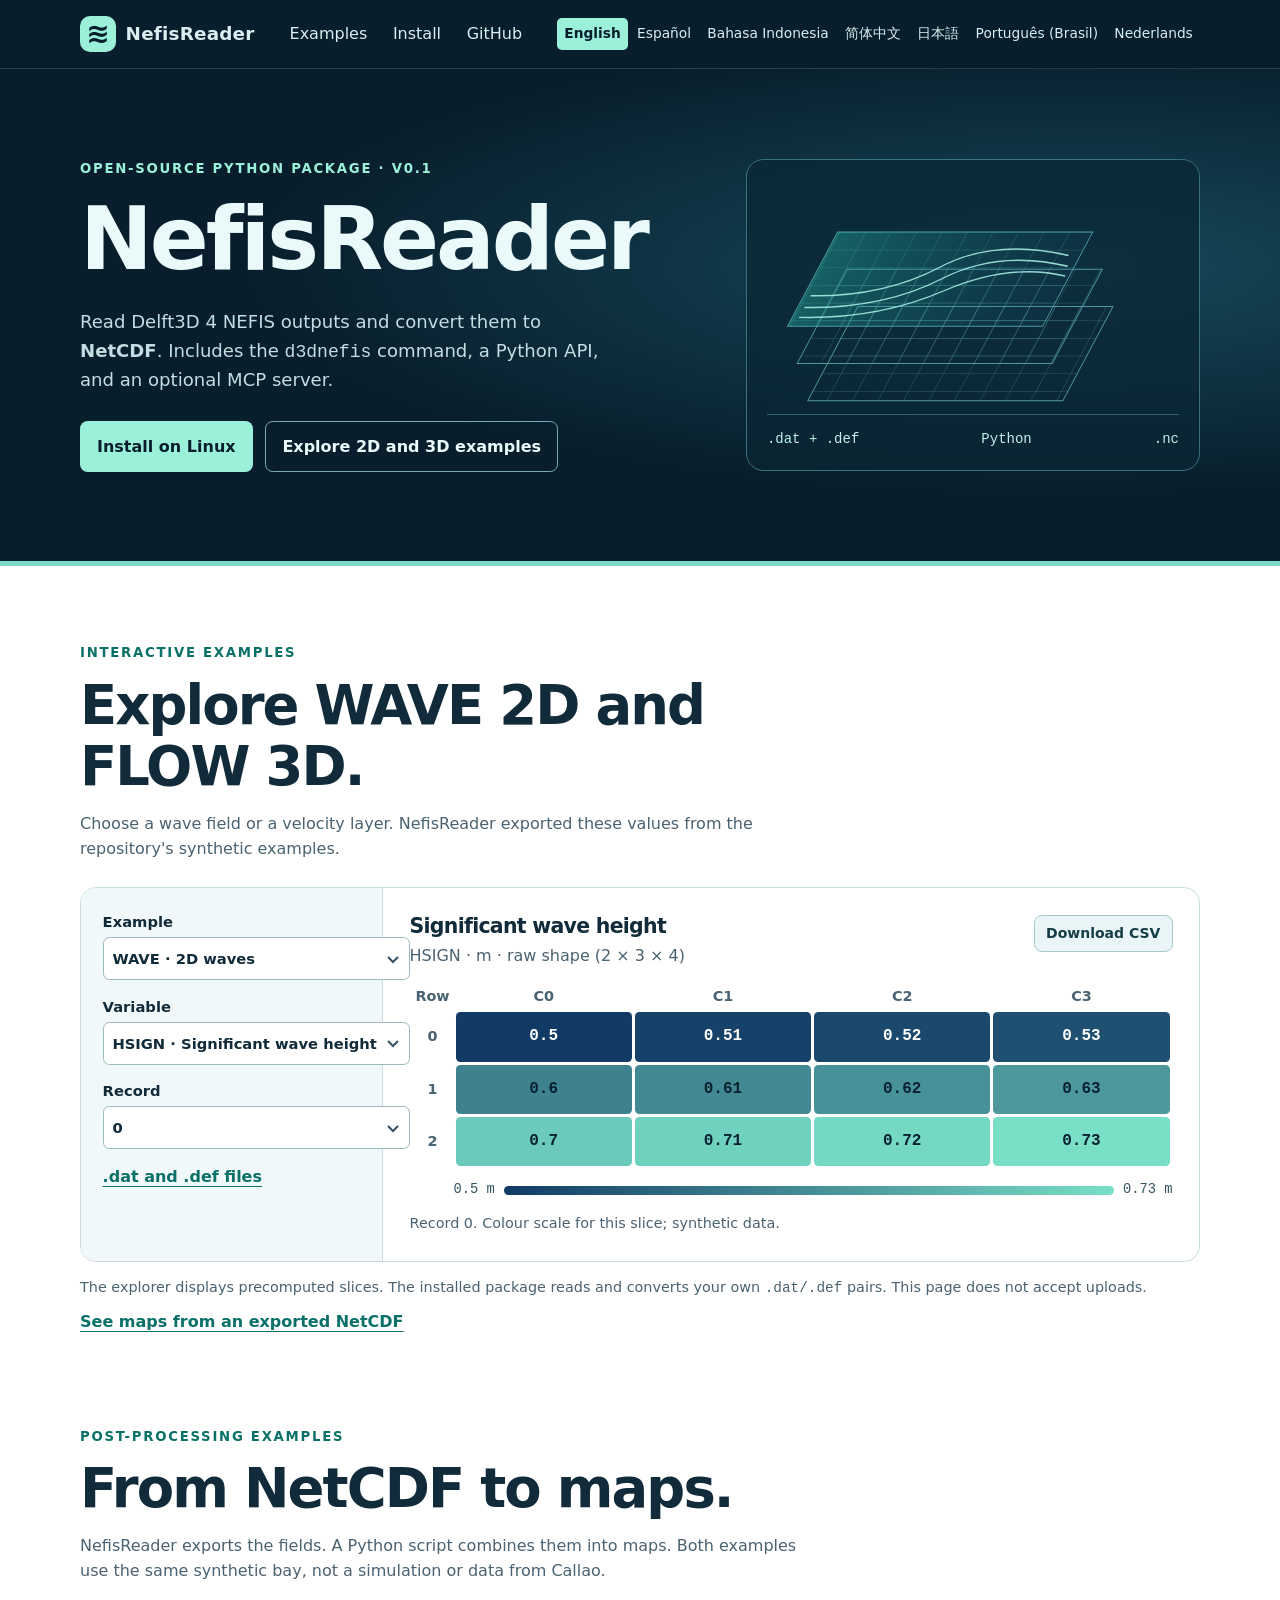
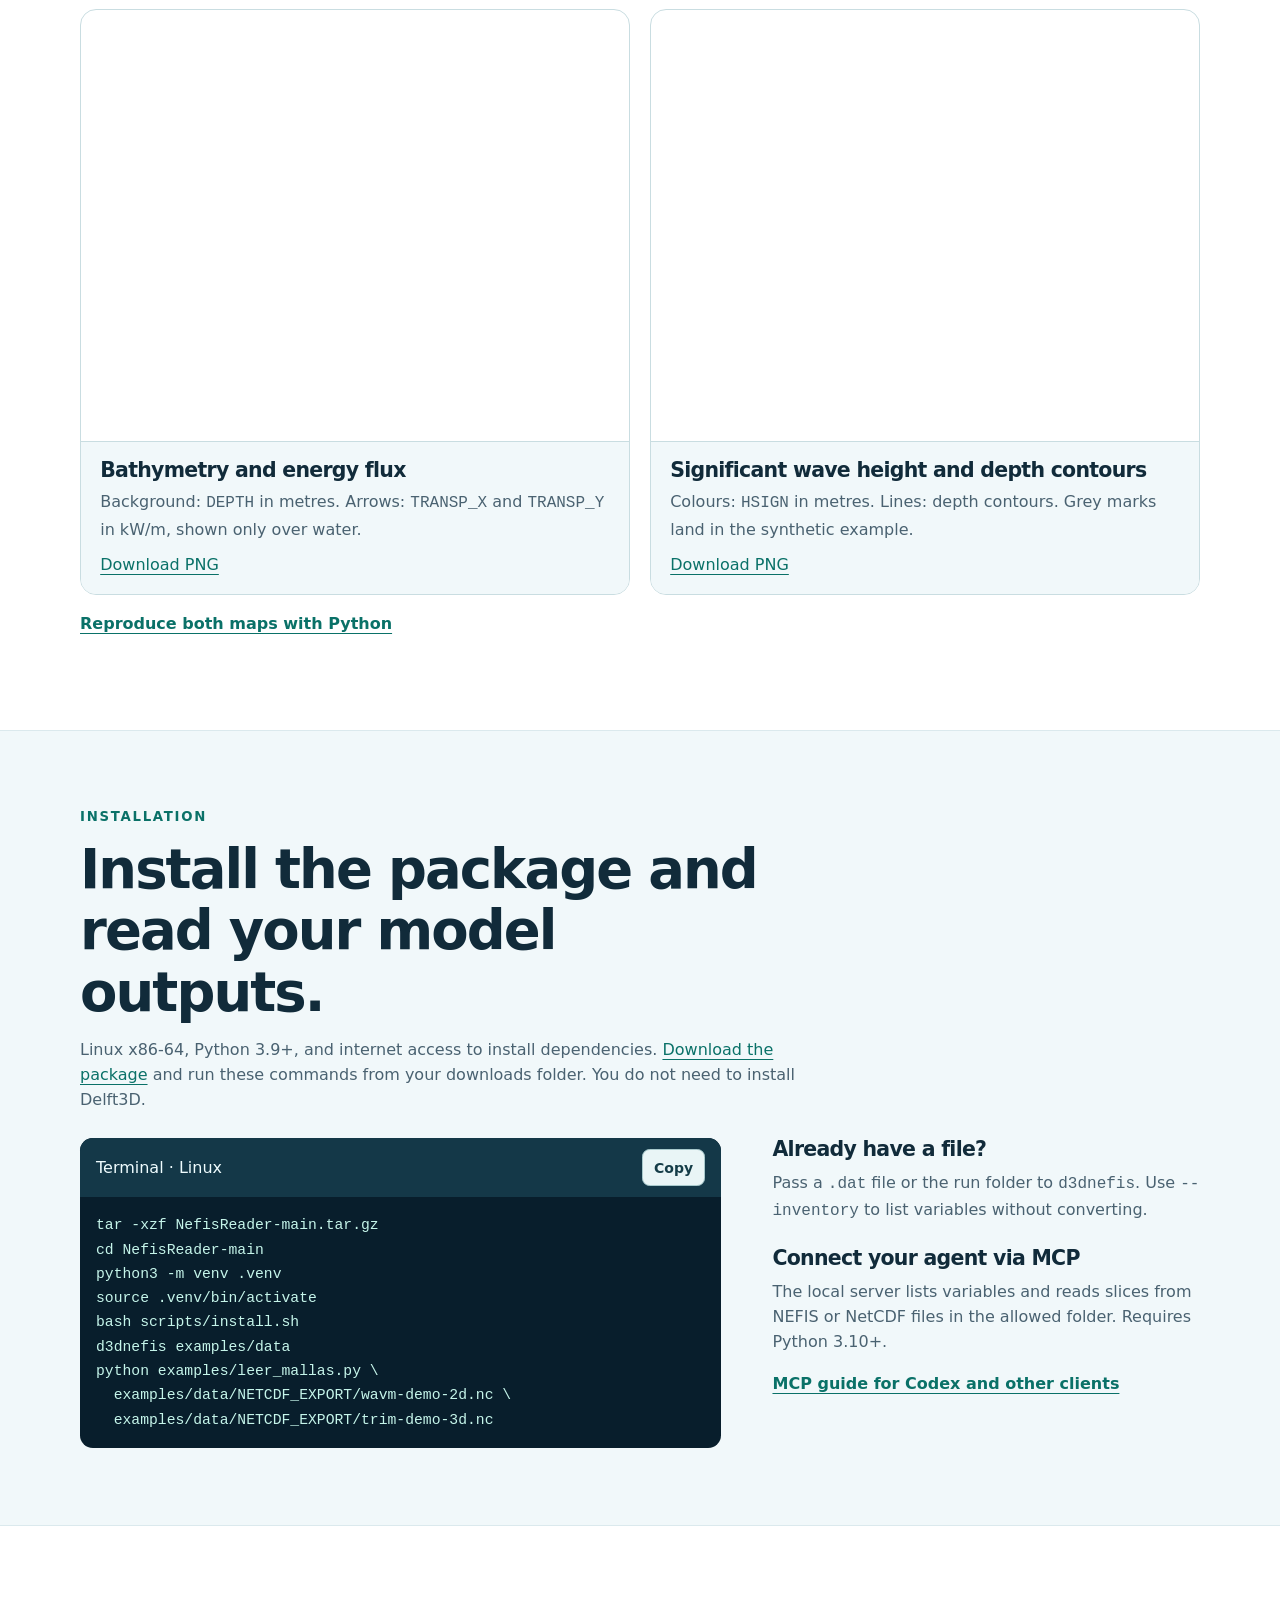
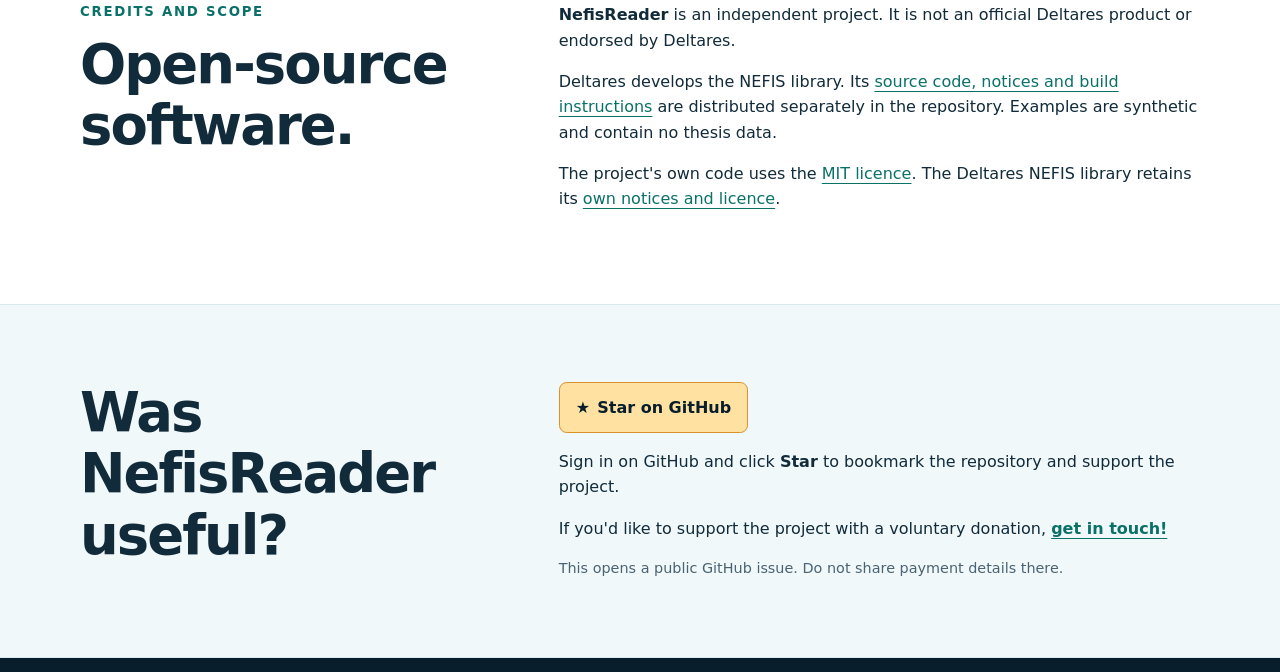
<file: index.html>
<!doctype html>
<html lang="es">
<head>
  <meta charset="utf-8">
  <meta name="viewport" content="width=device-width, initial-scale=1">
  <meta http-equiv="refresh" content="0; url=./docs/">
  <title>NefisReader v0.1</title>
</head>
<body>
  <h1>NefisReader</h1>
  <p><a href="./docs/">Abrir la página del paquete NefisReader</a></p>
</body>
</html>
</file>
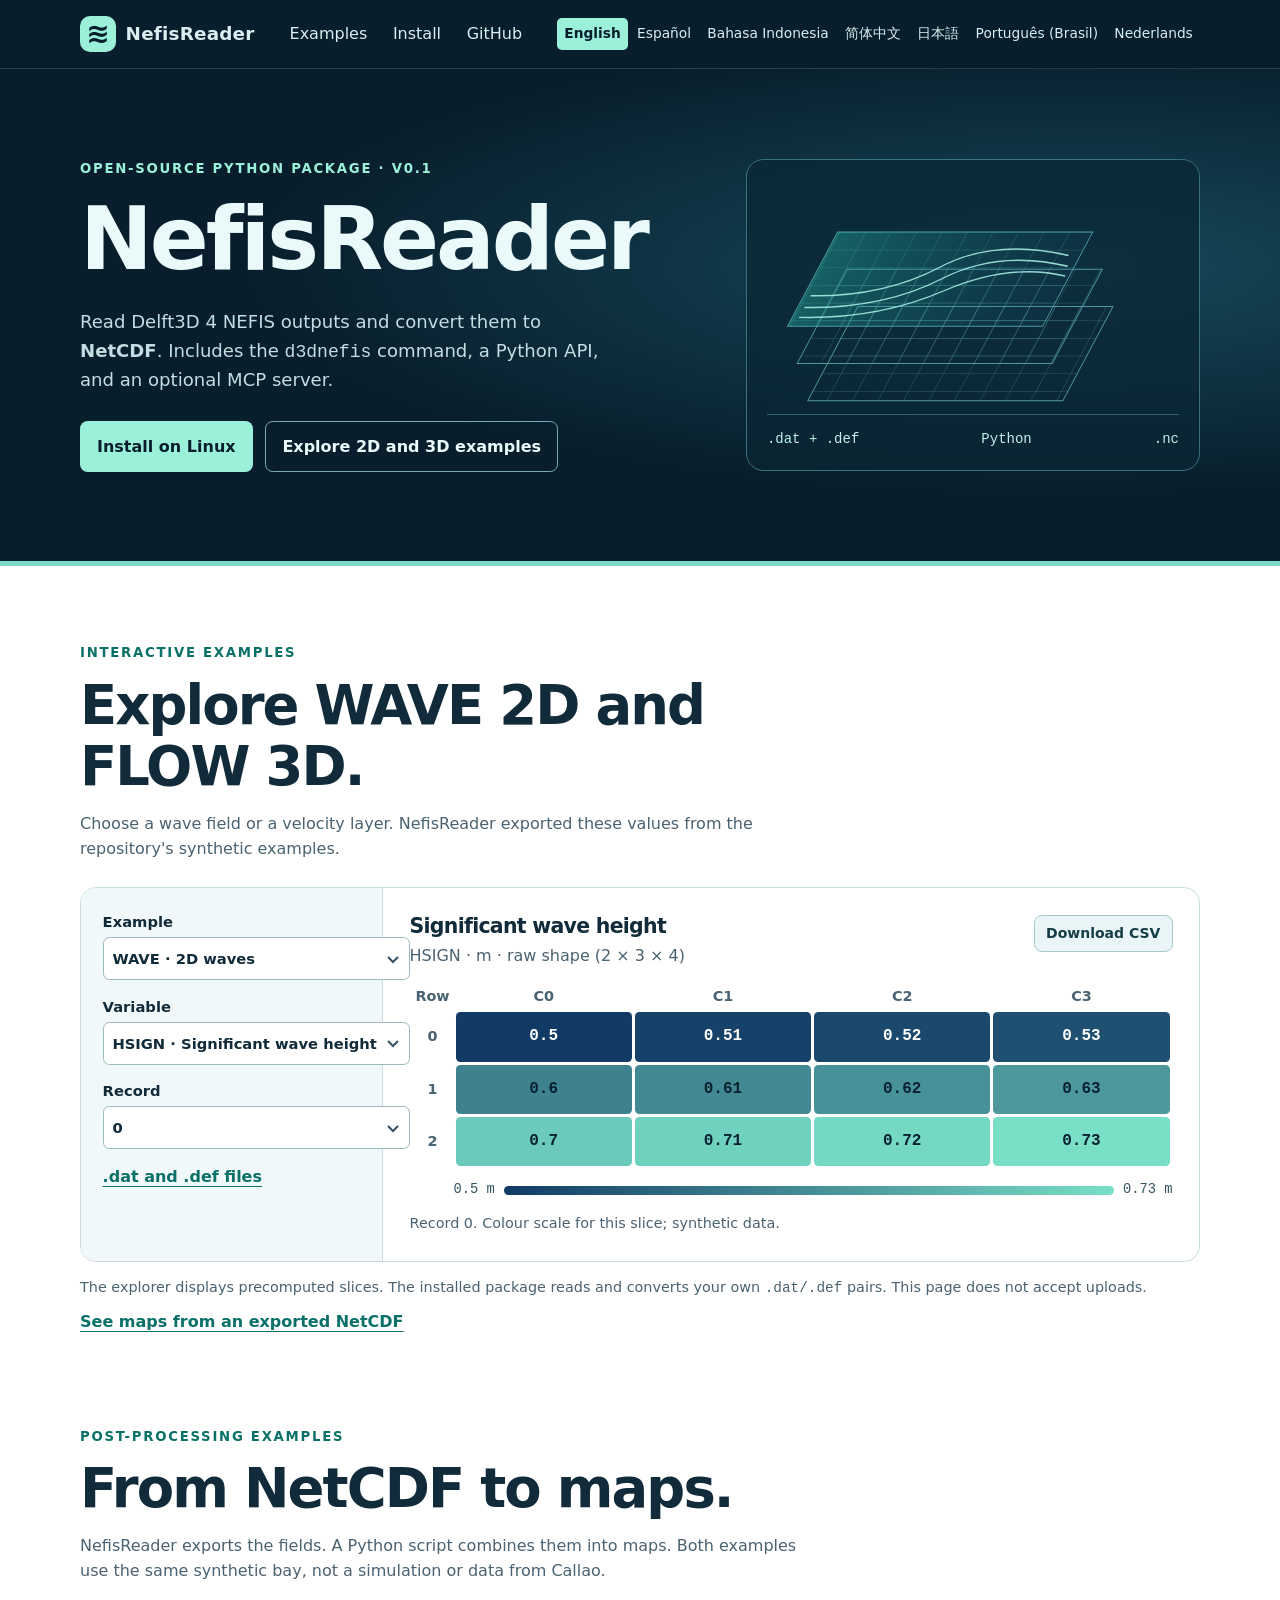
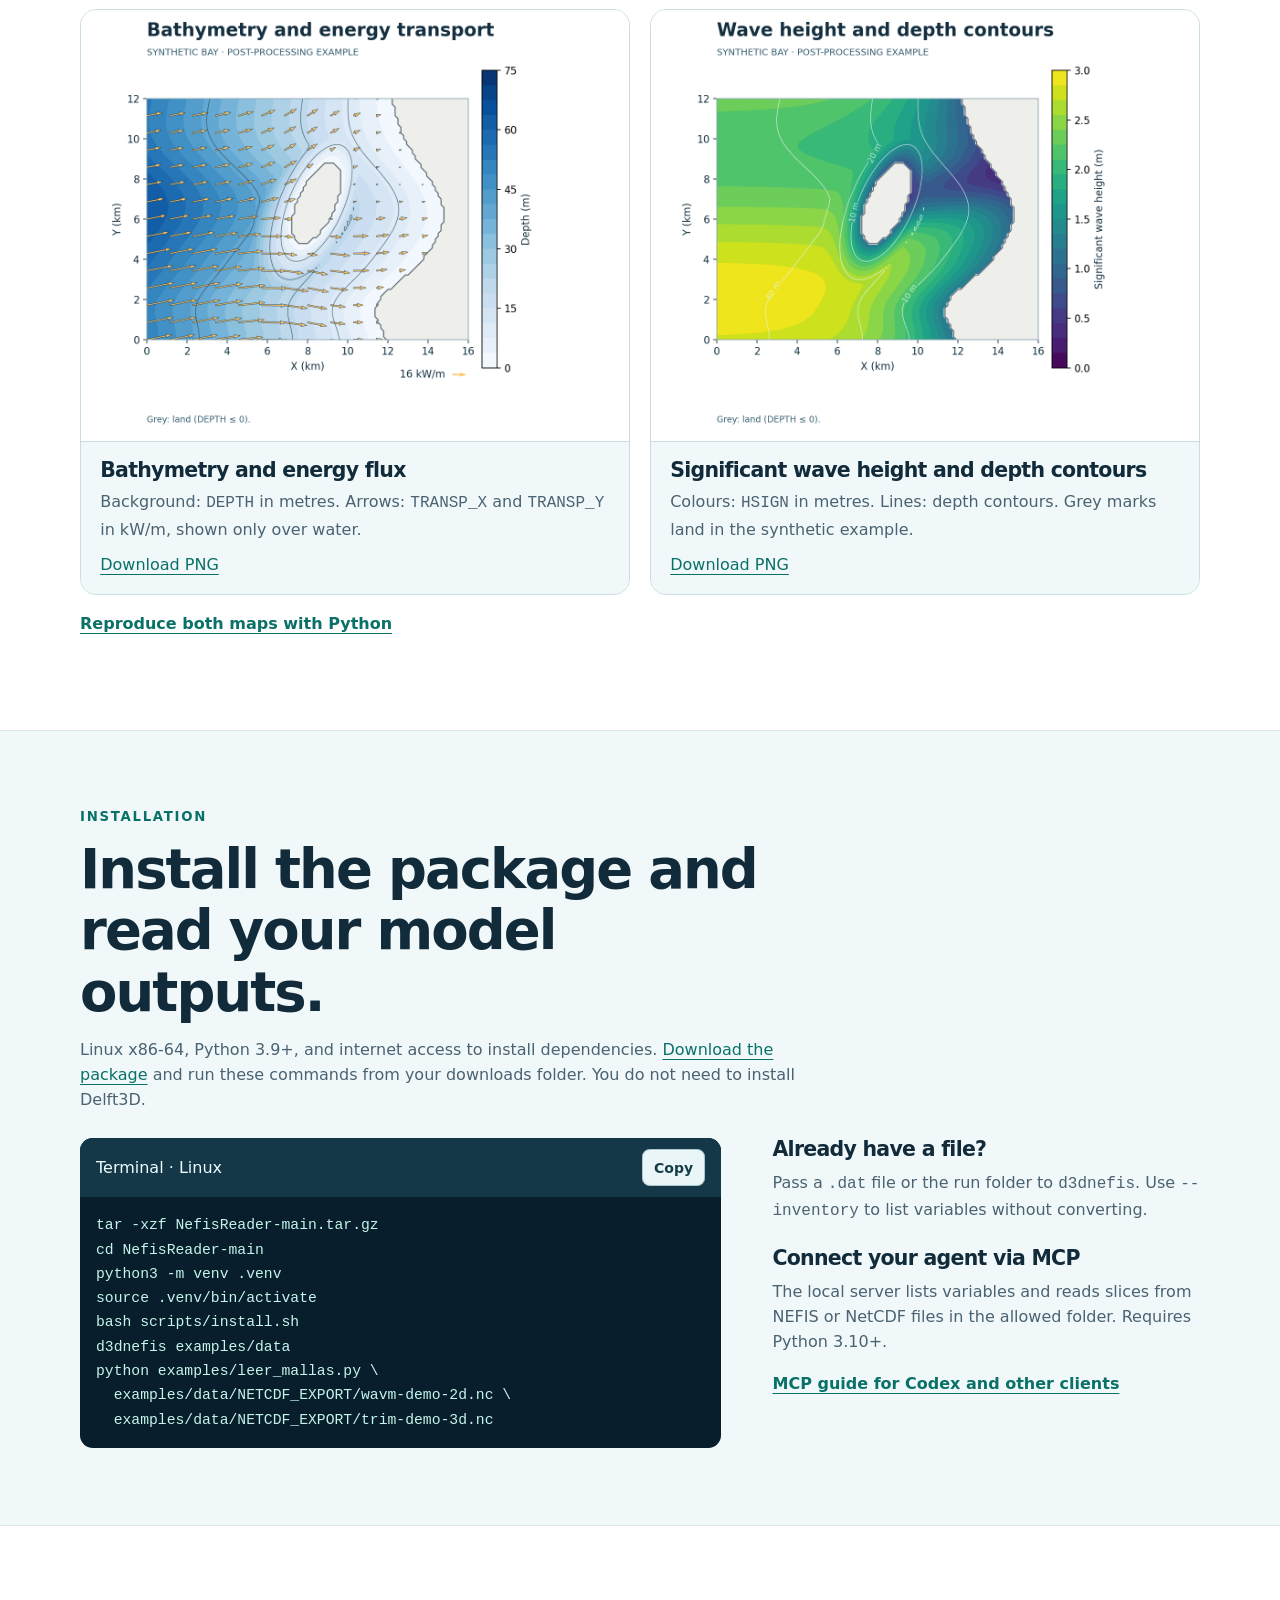
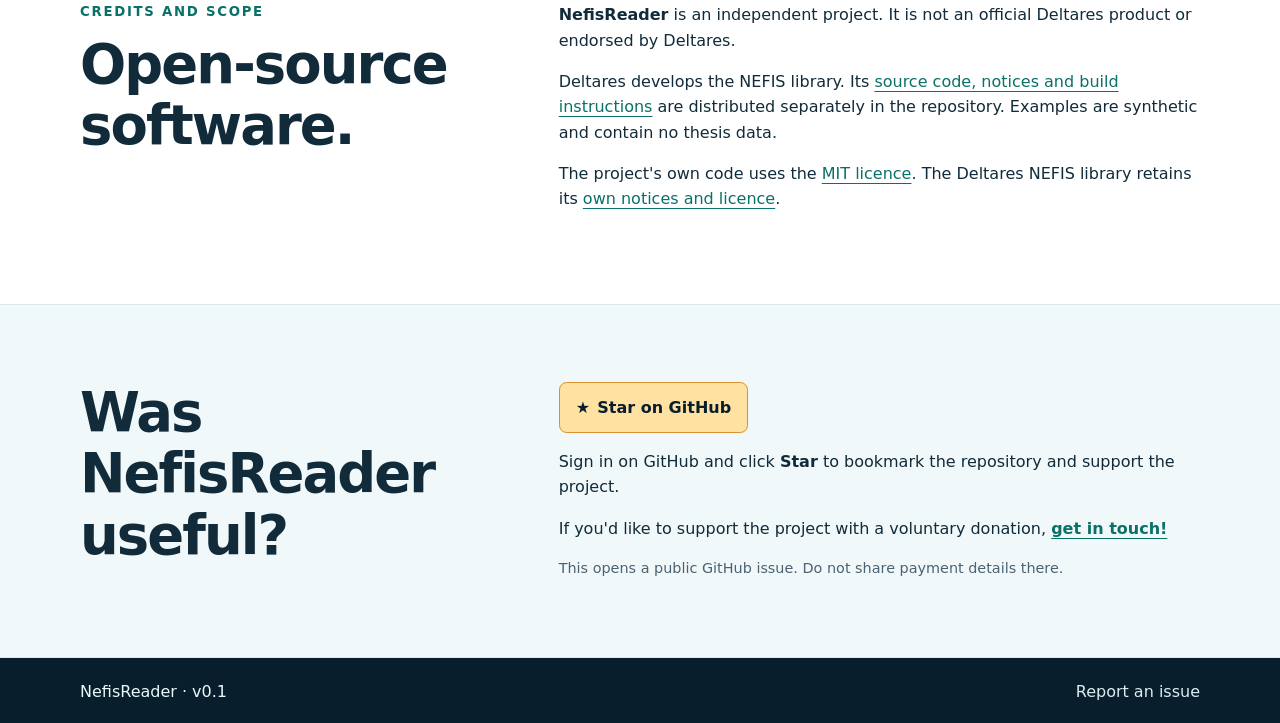
<file: docs/index.html>
<!doctype html>
<html lang="en">
<head>
  <meta charset="utf-8">
  <meta name="viewport" content="width=device-width, initial-scale=1">
  <meta name="description" content="Read Delft3D 4 NEFIS outputs and convert them to NetCDF with Python. Try WAVE 2D and FLOW 3D examples.">
  <meta name="theme-color" content="#081e2c">
  <title>NefisReader v0.1 — Python package for Delft3D 4</title>
  <link rel="alternate" hreflang="en" href="index.html">
  <link rel="alternate" hreflang="es" href="es.html">
  <link rel="alternate" hreflang="id" href="id.html">
  <link rel="alternate" hreflang="zh-Hans" href="zh.html">
  <link rel="alternate" hreflang="ja" href="ja.html">
  <link rel="alternate" hreflang="pt-BR" href="pt.html">
  <link rel="alternate" hreflang="nl" href="nl.html">
  <link rel="alternate" hreflang="x-default" href="index.html">
  <link rel="stylesheet" href="style.css">
  <script defer src="i18n.js"></script>
  <script defer src="demo-data.js"></script>
  <script defer src="demo.js"></script>
</head>
<body>
  <a class="skip" href="#main">Skip to content</a>
  <header class="top">
    <div class="shell nav">
      <a class="brand" href="#" aria-label="NefisReader home"><span aria-hidden="true" class="mark">≋</span>NefisReader</a>
      <nav aria-label="Main navigation">
        <a href="#demo">Examples</a><a href="#instalar">Install</a>
        <a href="https://github.com/mapsm12/NefisReader">GitHub</a>
      </nav>
      <nav class="languages" aria-label="Language">
        <a href="index.html" data-lang="en" lang="en" hreflang="en" aria-current="page">English</a>
        <a href="es.html" data-lang="es" lang="es" hreflang="es">Español</a>
        <a href="id.html" data-lang="id" lang="id" hreflang="id">Bahasa Indonesia</a>
        <a href="zh.html" data-lang="zh-Hans" lang="zh-Hans" hreflang="zh-Hans">简体中文</a>
        <a href="ja.html" data-lang="ja" lang="ja" hreflang="ja">日本語</a>
        <a href="pt.html" data-lang="pt-BR" lang="pt-BR" hreflang="pt-BR">Português (Brasil)</a>
        <a href="nl.html" data-lang="nl" lang="nl" hreflang="nl">Nederlands</a>
      </nav>
    </div>
  </header>
  <main id="main">
    <section class="hero">
      <div class="shell intro">
        <div>
          <p class="eyebrow">OPEN-SOURCE PYTHON PACKAGE · V0.1</p>
          <h1>NefisReader</h1>
          <p class="lead">Read Delft3D 4 NEFIS outputs and convert them to <strong>NetCDF</strong>. Includes the <code>d3dnefis</code> command, a Python API, and an optional MCP server.</p>
          <div class="actions"><a class="button primary" href="#instalar">Install on Linux</a><a class="button outline" href="#demo">Explore 2D and 3D examples</a></div>
        </div>
        <div class="schematic" aria-label="Workflow: NEFIS to Python and NetCDF">
          <svg viewBox="0 0 420 238" role="img" aria-labelledby="sketch">
            <title id="sketch">Conceptual diagram of a field on a three-layer grid</title>
            <defs>
              <pattern id="grid" width="26" height="18" patternUnits="userSpaceOnUse"><path d="M 26 0 L 0 0 0 18" stroke="#7ee0d4" stroke-opacity=".35" fill="none"/></pattern>
              <linearGradient id="plane"><stop stop-color="#26b7a7" stop-opacity=".7"/><stop offset="1" stop-color="#136785" stop-opacity=".15"/></linearGradient>
            </defs>
            <g transform="translate(48 53) skewX(-28)">
              <g fill="url(#grid)" stroke="#5097a1" stroke-width="1">
                <rect x="85" y="76" width="260" height="96"/>
                <rect x="54" y="38" width="260" height="96"/>
                <rect x="24" y="0" width="260" height="96"/>
              </g>
              <rect x="24" y="0" width="260" height="96" fill="url(#plane)" opacity=".55"/>
              <g fill="none" stroke="#b6fff1" stroke-width="1.5" opacity=".8">
                <path d="M31 65 Q106 66 147 36 T272 24"/>
                <path d="M31 77 Q112 78 155 48 T277 35"/>
                <path d="M31 87 Q112 89 164 60 T280 45"/>
              </g>
            </g>
          </svg>
          <div class="diagram-labels"><span>.dat + .def</span><span>Python</span><span>.nc</span></div>
        </div>
      </div>
    </section>
    <section id="demo" class="shell section">
      <div class="section-head"><p class="eyebrow">INTERACTIVE EXAMPLES</p><h2>Explore WAVE 2D and FLOW 3D.</h2>
        <p>Choose a wave field or a velocity layer. NefisReader exported these values from the repository's synthetic examples.</p></div>
      <div class="workbench">
        <div class="controls">
          <label>Example<select id="case"><option value="wave">WAVE · 2D waves</option><option value="flow">FLOW · 3D velocity</option></select></label>
          <label>Variable<select id="variable"><option>HSIGN</option></select></label>
          <label>Record<select id="record"><option value="0">0</option></select></label>
          <label id="layer-control" hidden>Layer<select id="layer"><option value="0">0</option></select></label>
          <a class="textlink" href="https://github.com/mapsm12/NefisReader/tree/main/examples/data">.dat and .def files</a>
        </div>
        <div class="result">
          <div class="result-head"><div><h3 id="variable-title">Significant wave height</h3><p id="shape">Loading example…</p></div><button id="csv" class="small" type="button" disabled>Download CSV</button></div>
          <div class="matrix-wrap">
            <table class="matrix" id="matrix" aria-label="Sample values for one plane"></table>
          </div>
          <div class="scale"><span id="min"></span><span class="ramp" aria-hidden="true"></span><span id="max"></span></div>
          <p id="status" class="muted" role="status">Synthetic data, not observations or thesis results.</p>
          <noscript><p>Enable JavaScript or download the file pairs to try them in Python.</p></noscript>
        </div>
      </div>
      <p class="fine">The explorer displays precomputed slices. The installed package reads and converts your own <code>.dat/.def</code> pairs. This page does not accept uploads.</p>
      <p><a class="textlink" href="#mapas">See maps from an exported NetCDF</a></p>
    </section>
    <section id="mapas" class="shell section map-section">
      <div class="section-head"><p class="eyebrow">POST-PROCESSING EXAMPLES</p><h2>From NetCDF to maps.</h2>
        <p>NefisReader exports the fields. A Python script combines them into maps. Both examples use the same synthetic bay, not a simulation or data from Callao.</p></div>
      <div class="map-gallery">
        <figure>
          <a href="figures/bathymetry_vectors.png" aria-label="Open full-size bathymetry and vector map">
            <img src="figures/bathymetry_vectors.png" width="1200" height="944" loading="lazy" decoding="async" alt="Synthetic depth map: darker blue means deeper water, and gold arrows show energy transport around an island.">
          </a>
          <figcaption><h3>Bathymetry and energy flux</h3>
            <p>Background: <code>DEPTH</code> in metres. Arrows: <code>TRANSP_X</code> and <code>TRANSP_Y</code> in kW/m, shown only over water.</p>
            <a href="figures/bathymetry_vectors.png" download>Download PNG</a>
          </figcaption>
        </figure>
        <figure>
          <a href="figures/height_depth_contours.png" aria-label="Open full-size wave-height and depth-contour map">
            <img src="figures/height_depth_contours.png" width="1200" height="944" loading="lazy" decoding="async" alt="Synthetic significant wave height map with 10, 20 and 40 metre depth contours and lower waves behind the island.">
          </a>
          <figcaption><h3>Significant wave height and depth contours</h3>
            <p>Colours: <code>HSIGN</code> in metres. Lines: depth contours. Grey marks land in the synthetic example.</p>
            <a href="figures/height_depth_contours.png" download>Download PNG</a>
          </figcaption>
        </figure>
      </div>
      <p class="map-source"><a class="textlink" href="https://github.com/mapsm12/NefisReader/blob/main/README.en.md#reproduce-the-maps">Reproduce both maps with Python</a></p>
    </section>
    <section id="instalar" class="setup">
      <div class="shell section">
        <div class="section-head"><p class="eyebrow">INSTALLATION</p><h2>Install the package and read your model outputs.</h2>
          <p>Linux x86-64, Python 3.9+, and internet access to install dependencies. <a href="https://github.com/mapsm12/NefisReader/archive/refs/heads/main.tar.gz">Download the package</a> and run these commands from your downloads folder. You do not need to install Delft3D.</p></div>
        <div class="setup-grid">
          <div class="terminal"><div class="terminal-top"><span>Terminal · Linux</span><button data-copy="install-command" class="small" type="button">Copy</button></div>
<pre id="install-command"><code>tar -xzf NefisReader-main.tar.gz
cd NefisReader-main
python3 -m venv .venv
source .venv/bin/activate
bash scripts/install.sh
d3dnefis examples/data
python examples/leer_mallas.py \
  examples/data/NETCDF_EXPORT/wavm-demo-2d.nc \
  examples/data/NETCDF_EXPORT/trim-demo-3d.nc</code></pre>
          </div>
          <div class="side">
            <h3>Already have a file?</h3><p>Pass a <code>.dat</code> file or the run folder to <code>d3dnefis</code>. Use <code>--inventory</code> to list variables without converting.</p>
            <h3>Connect your agent via MCP</h3><p>The local server lists variables and reads slices from NEFIS or NetCDF files in the allowed folder. Requires Python 3.10+.</p>
            <a class="textlink" href="https://github.com/mapsm12/NefisReader/blob/main/README.en.md#mcp">MCP guide for Codex and other clients</a>
          </div>
        </div>
      </div>
    </section>
    <section id="creditos" class="shell section credits">
      <div><p class="eyebrow">CREDITS AND SCOPE</p><h2>Open-source software.</h2></div>
      <div><p><strong>NefisReader</strong> is an independent project. It is not an official Deltares product or endorsed by Deltares.</p>
        <p>Deltares develops the NEFIS library. Its <a href="https://github.com/mapsm12/NefisReader/blob/main/native/README.md">source code, notices and build instructions</a> are distributed separately in the repository. Examples are synthetic and contain no thesis data.</p>
        <p>The project's own code uses the <a href="https://github.com/mapsm12/NefisReader/blob/main/LICENSE">MIT licence</a>. The Deltares NEFIS library retains its <a href="https://github.com/mapsm12/NefisReader/blob/main/AVISOS.md">own notices and licence</a>.</p></div>
    </section>
    <section id="apoyar" class="setup">
      <div class="shell section credits">
        <div><h2>Was NefisReader useful?</h2></div>
        <div><p><a class="button star" href="https://github.com/mapsm12/NefisReader"><span aria-hidden="true">★</span> Star on GitHub</a></p>
          <p>Sign in on GitHub and click <strong>Star</strong> to bookmark the repository and support the project.</p>
          <p>If you'd like to support the project with a voluntary donation, <a class="textlink" href="https://github.com/mapsm12/NefisReader/issues/new?title=NefisReader%20donation%20inquiry">get in touch!</a></p>
          <p class="fine">This opens a public GitHub issue. Do not share payment details there.</p></div>
      </div>
    </section>
  </main>
  <footer class="top"><div class="shell nav"><span>NefisReader · v0.1</span><a href="https://github.com/mapsm12/NefisReader/issues">Report an issue</a></div></footer>
</body>
</html>
</file>
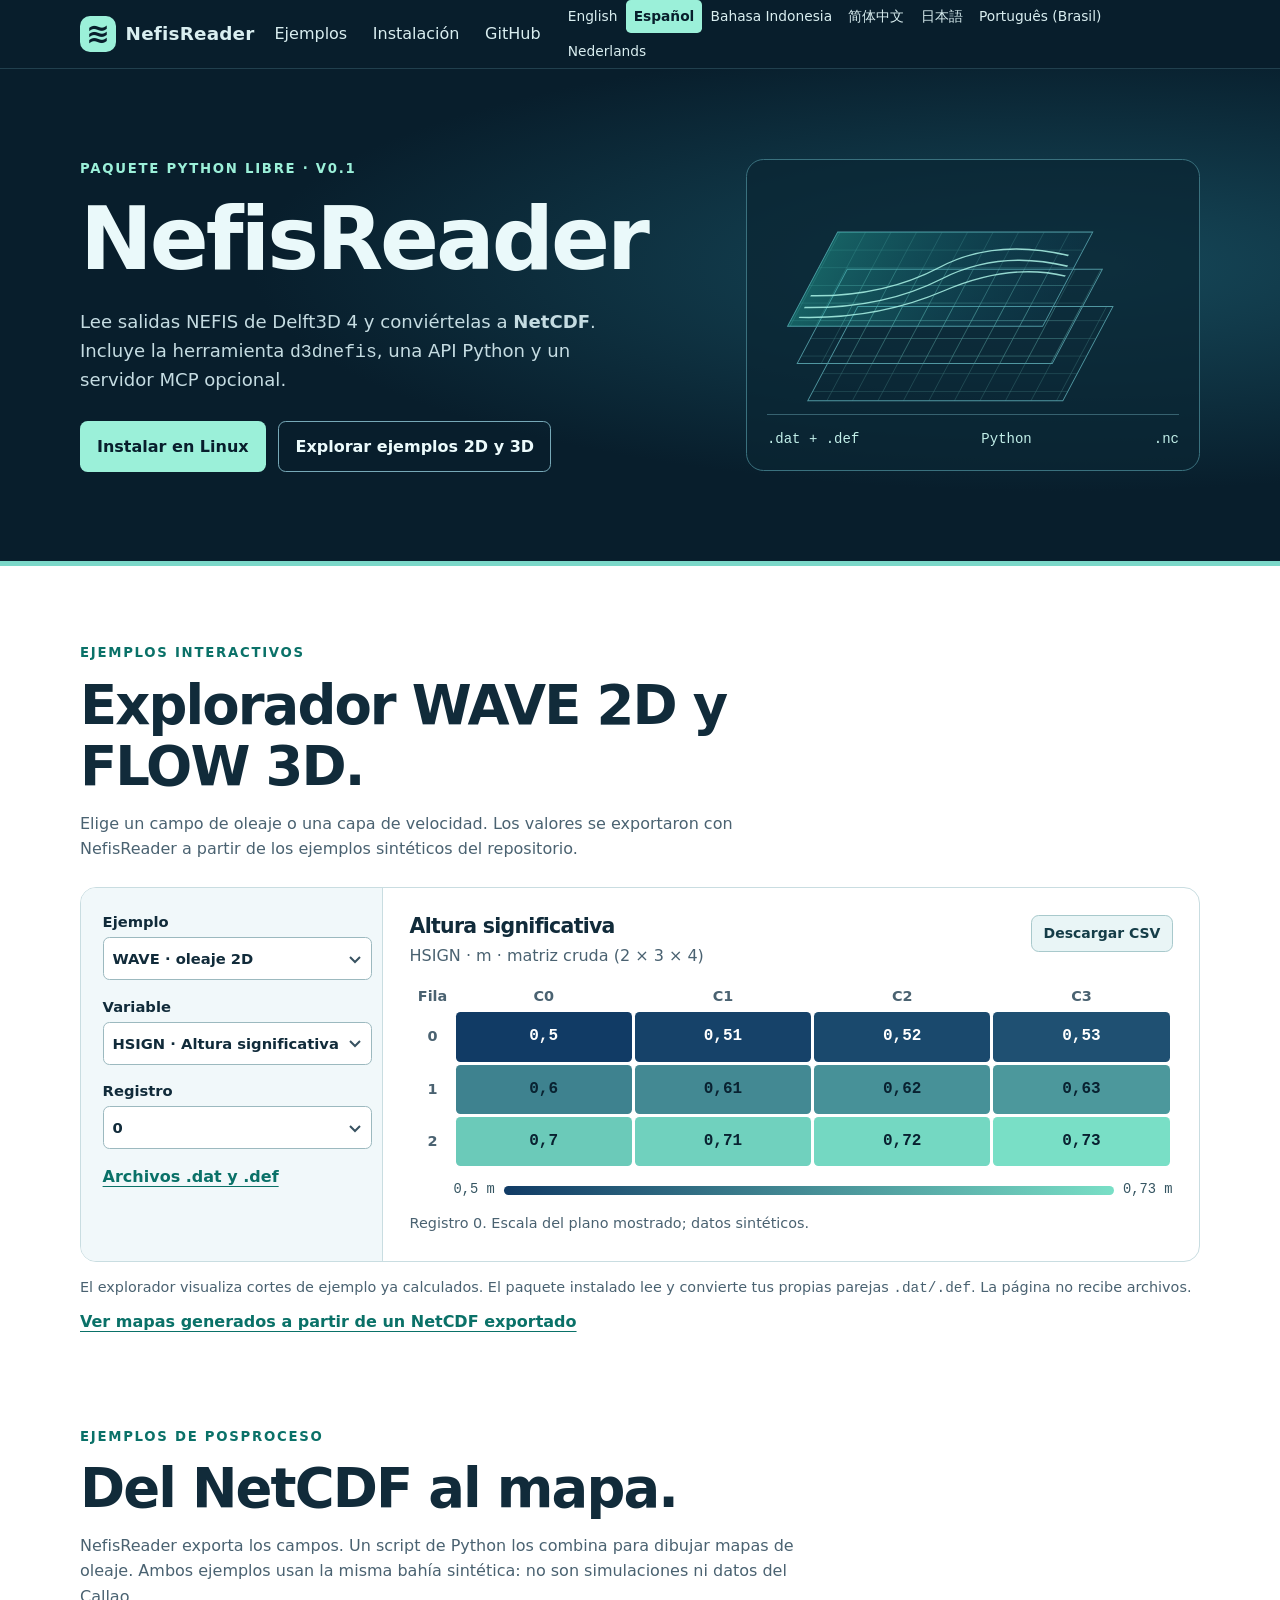
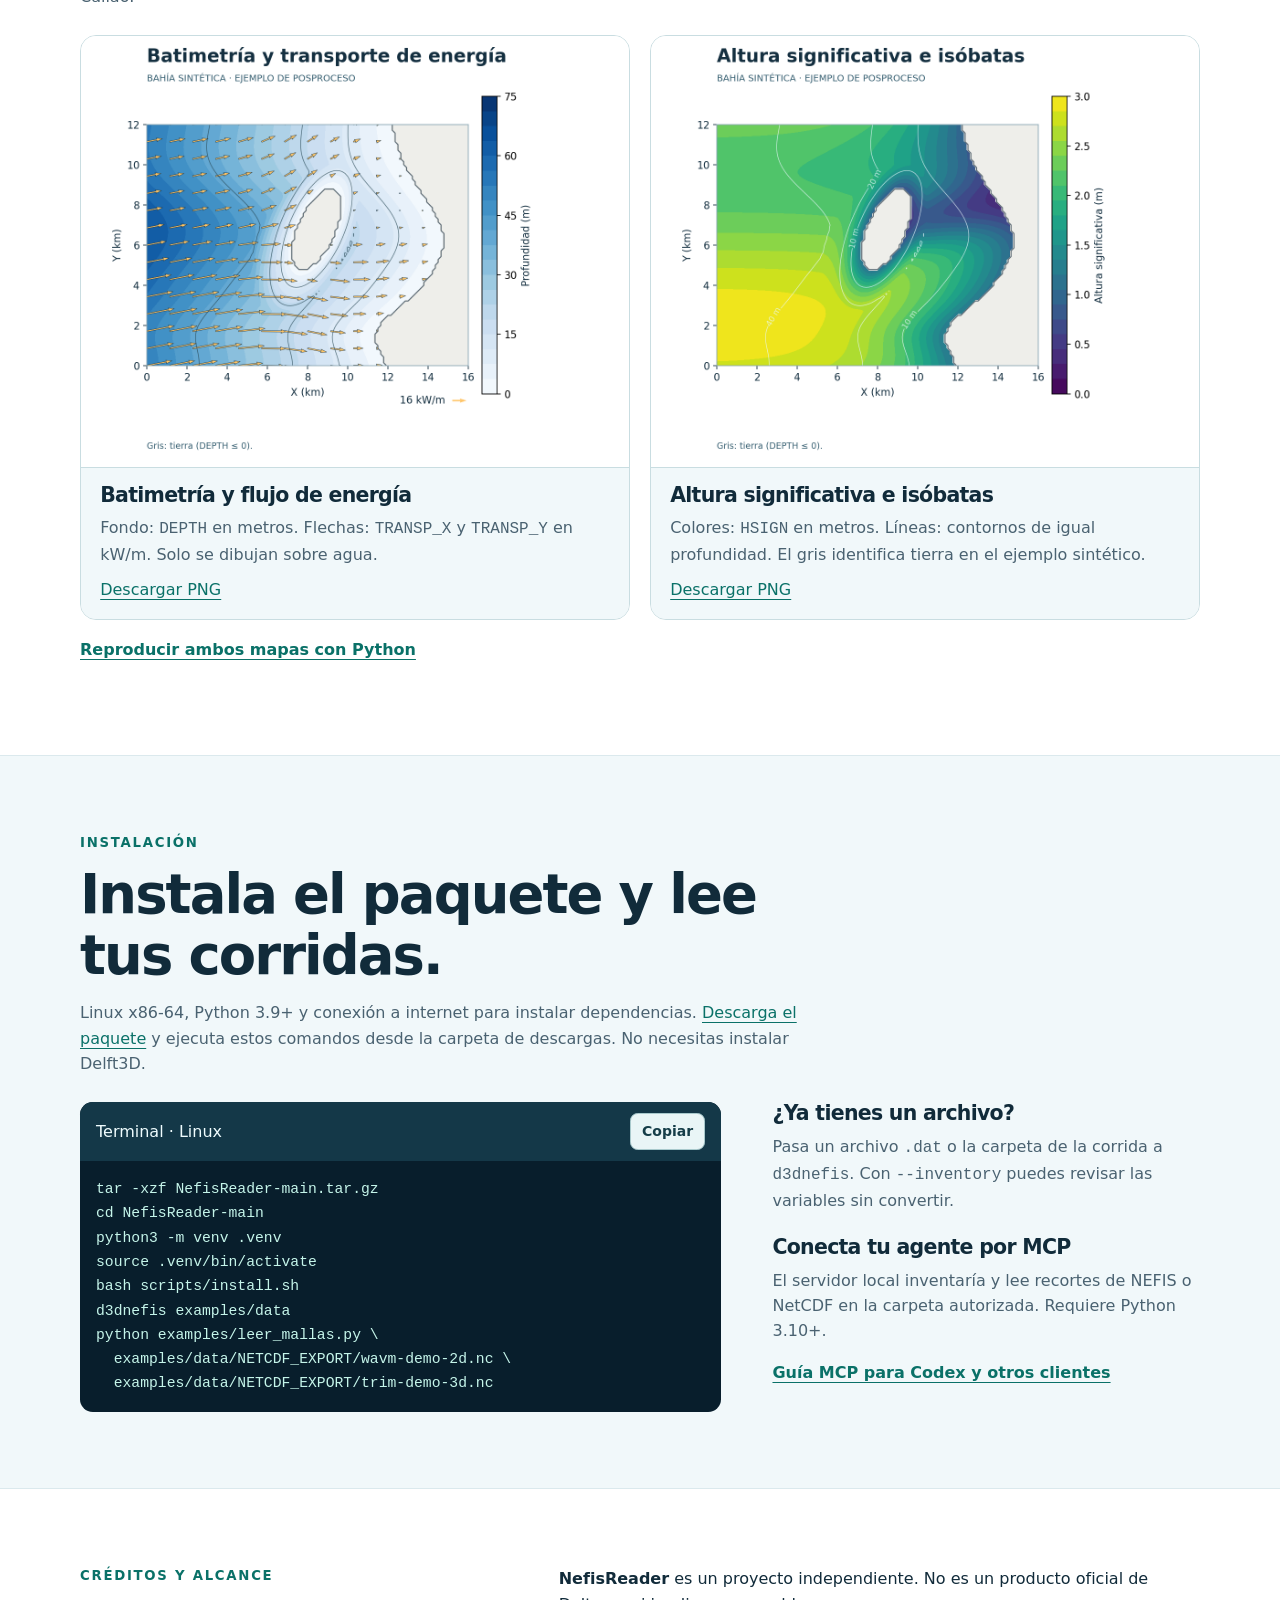
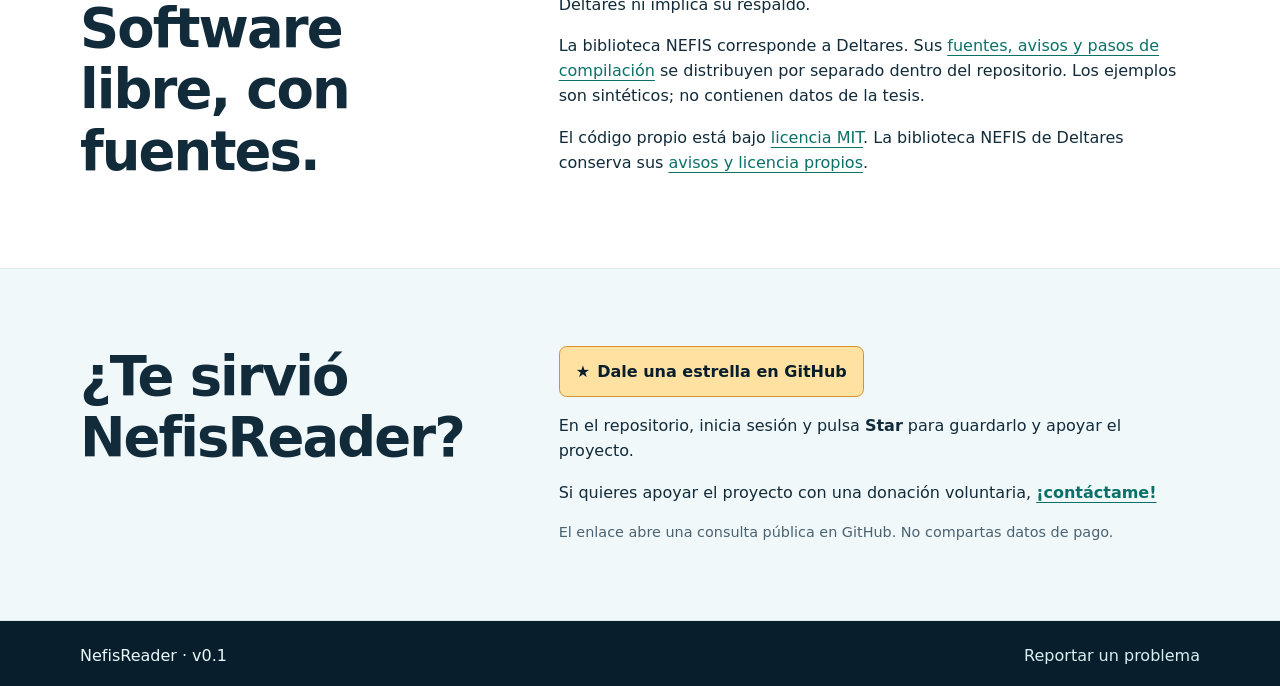
<file: docs/es.html>
<!doctype html>
<html lang="es">
<head>
  <meta charset="utf-8">
  <meta name="viewport" content="width=device-width, initial-scale=1">
  <meta name="description" content="Explora salidas Delft3D 4 en NEFIS y conviértelas a NetCDF con Python. Prueba ejemplos WAVE 2D y FLOW 3D.">
  <meta name="theme-color" content="#081e2c">
  <title>NefisReader v0.1 — Paquete Python para Delft3D 4</title>
  <link rel="alternate" hreflang="en" href="index.html">
  <link rel="alternate" hreflang="es" href="es.html">
  <link rel="alternate" hreflang="id" href="id.html">
  <link rel="alternate" hreflang="zh-Hans" href="zh.html">
  <link rel="alternate" hreflang="ja" href="ja.html">
  <link rel="alternate" hreflang="pt-BR" href="pt.html">
  <link rel="alternate" hreflang="nl" href="nl.html">
  <link rel="alternate" hreflang="x-default" href="index.html">
  <link rel="stylesheet" href="style.css">
  <script defer src="i18n.js"></script>
  <script defer src="demo-data.js"></script>
  <script defer src="demo.js"></script>
</head>
<body>
  <a class="skip" href="#main">Saltar al contenido</a>
  <header class="top">
    <div class="shell nav">
      <a class="brand" href="#" aria-label="NefisReader, inicio"><span aria-hidden="true" class="mark">≋</span>NefisReader</a>
      <nav aria-label="Principal">
        <a href="#demo">Ejemplos</a><a href="#instalar">Instalación</a>
        <a href="https://github.com/mapsm12/NefisReader">GitHub</a>
      </nav>
      <nav class="languages" aria-label="Idioma">
        <a href="index.html" data-lang="en" lang="en" hreflang="en">English</a>
        <a href="es.html" data-lang="es" lang="es" hreflang="es" aria-current="page">Español</a>
        <a href="id.html" data-lang="id" lang="id" hreflang="id">Bahasa Indonesia</a>
        <a href="zh.html" data-lang="zh-Hans" lang="zh-Hans" hreflang="zh-Hans">简体中文</a>
        <a href="ja.html" data-lang="ja" lang="ja" hreflang="ja">日本語</a>
        <a href="pt.html" data-lang="pt-BR" lang="pt-BR" hreflang="pt-BR">Português (Brasil)</a>
        <a href="nl.html" data-lang="nl" lang="nl" hreflang="nl">Nederlands</a>
      </nav>
    </div>
  </header>
  <main id="main">
    <section class="hero">
      <div class="shell intro">
        <div>
          <p class="eyebrow">PAQUETE PYTHON LIBRE · V0.1</p>
          <h1>NefisReader</h1>
          <p class="lead">Lee salidas NEFIS de Delft3D 4 y conviértelas a <strong>NetCDF</strong>. Incluye la herramienta <code>d3dnefis</code>, una API Python y un servidor MCP opcional.</p>
          <div class="actions"><a class="button primary" href="#instalar">Instalar en Linux</a><a class="button outline" href="#demo">Explorar ejemplos 2D y 3D</a></div>
        </div>
        <div class="schematic" aria-label="Flujo de trabajo: de NEFIS a Python y NetCDF">
          <svg viewBox="0 0 420 238" role="img" aria-labelledby="sketch">
            <title id="sketch">Un campo sobre una malla en tres capas, esquema conceptual</title>
            <defs>
              <pattern id="grid" width="26" height="18" patternUnits="userSpaceOnUse"><path d="M 26 0 L 0 0 0 18" stroke="#7ee0d4" stroke-opacity=".35" fill="none"/></pattern>
              <linearGradient id="plane"><stop stop-color="#26b7a7" stop-opacity=".7"/><stop offset="1" stop-color="#136785" stop-opacity=".15"/></linearGradient>
            </defs>
            <g transform="translate(48 53) skewX(-28)">
              <g fill="url(#grid)" stroke="#5097a1" stroke-width="1">
                <rect x="85" y="76" width="260" height="96"/>
                <rect x="54" y="38" width="260" height="96"/>
                <rect x="24" y="0" width="260" height="96"/>
              </g>
              <rect x="24" y="0" width="260" height="96" fill="url(#plane)" opacity=".55"/>
              <g fill="none" stroke="#b6fff1" stroke-width="1.5" opacity=".8">
                <path d="M31 65 Q106 66 147 36 T272 24"/>
                <path d="M31 77 Q112 78 155 48 T277 35"/>
                <path d="M31 87 Q112 89 164 60 T280 45"/>
              </g>
            </g>
          </svg>
          <div class="diagram-labels"><span>.dat + .def</span><span>Python</span><span>.nc</span></div>
        </div>
      </div>
    </section>
    <section id="demo" class="shell section">
      <div class="section-head"><p class="eyebrow">EJEMPLOS INTERACTIVOS</p><h2>Explorador WAVE 2D y FLOW 3D.</h2>
        <p>Elige un campo de oleaje o una capa de velocidad. Los valores se exportaron con NefisReader a partir de los ejemplos sintéticos del repositorio.</p></div>
      <div class="workbench">
        <div class="controls">
          <label>Ejemplo<select id="case"><option value="wave">WAVE · oleaje 2D</option><option value="flow">FLOW · velocidad 3D</option></select></label>
          <label>Variable<select id="variable"><option>HSIGN</option></select></label>
          <label>Registro<select id="record"><option value="0">0</option></select></label>
          <label id="layer-control" hidden>Capa<select id="layer"><option value="0">0</option></select></label>
          <a class="textlink" href="https://github.com/mapsm12/NefisReader/tree/main/examples/data">Archivos .dat y .def</a>
        </div>
        <div class="result">
          <div class="result-head"><div><h3 id="variable-title">Altura significativa</h3><p id="shape">Cargando ejemplo…</p></div><button id="csv" class="small" type="button" disabled>Descargar CSV</button></div>
          <div class="matrix-wrap">
            <table class="matrix" id="matrix" aria-label="Plano de valores de ejemplo"></table>
          </div>
          <div class="scale"><span id="min"></span><span class="ramp" aria-hidden="true"></span><span id="max"></span></div>
          <p id="status" class="muted" role="status">Datos sintéticos; no son observaciones ni resultados de la tesis.</p>
          <noscript><p>Activa JavaScript o descarga las parejas para probar en Python.</p></noscript>
        </div>
      </div>
      <p class="fine">El explorador visualiza cortes de ejemplo ya calculados. El paquete instalado lee y convierte tus propias parejas <code>.dat/.def</code>. La página no recibe archivos.</p>
      <p><a class="textlink" href="#mapas">Ver mapas generados a partir de un NetCDF exportado</a></p>
    </section>
    <section id="mapas" class="shell section map-section">
      <div class="section-head"><p class="eyebrow">EJEMPLOS DE POSPROCESO</p><h2>Del NetCDF al mapa.</h2>
        <p>NefisReader exporta los campos. Un script de Python los combina para dibujar mapas de oleaje. Ambos ejemplos usan la misma bahía sintética: no son simulaciones ni datos del Callao.</p></div>
      <div class="map-gallery">
        <figure>
          <a href="figures/batimetria_vectores.png" aria-label="Abrir mapa de batimetría y vectores a tamaño completo">
            <img src="figures/batimetria_vectores.png" width="1200" height="944" loading="lazy" decoding="async" alt="Mapa sintético de profundidad: el azul se oscurece hacia aguas profundas y las flechas doradas muestran el transporte de energía alrededor de una isla.">
          </a>
          <figcaption><h3>Batimetría y flujo de energía</h3>
            <p>Fondo: <code>DEPTH</code> en metros. Flechas: <code>TRANSP_X</code> y <code>TRANSP_Y</code> en kW/m. Solo se dibujan sobre agua.</p>
            <a href="figures/batimetria_vectores.png" download>Descargar PNG</a>
          </figcaption>
        </figure>
        <figure>
          <a href="figures/altura_isobatas.png" aria-label="Abrir mapa de altura significativa e isóbatas a tamaño completo">
            <img src="figures/altura_isobatas.png" width="1200" height="944" loading="lazy" decoding="async" alt="Mapa sintético de altura significativa con isóbatas de 10, 20 y 40 metros y una franja de menor altura detrás de la isla.">
          </a>
          <figcaption><h3>Altura significativa e isóbatas</h3>
            <p>Colores: <code>HSIGN</code> en metros. Líneas: contornos de igual profundidad. El gris identifica tierra en el ejemplo sintético.</p>
            <a href="figures/altura_isobatas.png" download>Descargar PNG</a>
          </figcaption>
        </figure>
      </div>
      <p class="map-source"><a class="textlink" href="https://github.com/mapsm12/NefisReader/blob/main/examples/MAPAS_OLEAJE.md">Reproducir ambos mapas con Python</a></p>
    </section>
    <section id="instalar" class="setup">
      <div class="shell section">
        <div class="section-head"><p class="eyebrow">INSTALACIÓN</p><h2>Instala el paquete y lee tus corridas.</h2>
          <p>Linux x86-64, Python 3.9+ y conexión a internet para instalar dependencias. <a href="https://github.com/mapsm12/NefisReader/archive/refs/heads/main.tar.gz">Descarga el paquete</a> y ejecuta estos comandos desde la carpeta de descargas. No necesitas instalar Delft3D.</p></div>
        <div class="setup-grid">
          <div class="terminal"><div class="terminal-top"><span>Terminal · Linux</span><button data-copy="install-command" class="small" type="button">Copiar</button></div>
<pre id="install-command"><code>tar -xzf NefisReader-main.tar.gz
cd NefisReader-main
python3 -m venv .venv
source .venv/bin/activate
bash scripts/install.sh
d3dnefis examples/data
python examples/leer_mallas.py \
  examples/data/NETCDF_EXPORT/wavm-demo-2d.nc \
  examples/data/NETCDF_EXPORT/trim-demo-3d.nc</code></pre>
          </div>
          <div class="side">
            <h3>¿Ya tienes un archivo?</h3><p>Pasa un archivo <code>.dat</code> o la carpeta de la corrida a <code>d3dnefis</code>. Con <code>--inventory</code> puedes revisar las variables sin convertir.</p>
            <h3>Conecta tu agente por MCP</h3><p>El servidor local inventaría y lee recortes de NEFIS o NetCDF en la carpeta autorizada. Requiere Python 3.10+.</p>
            <a class="textlink" href="https://github.com/mapsm12/NefisReader/blob/main/MCP.md">Guía MCP para Codex y otros clientes</a>
          </div>
        </div>
      </div>
    </section>
    <section id="creditos" class="shell section credits">
      <div><p class="eyebrow">CRÉDITOS Y ALCANCE</p><h2>Software libre, con fuentes.</h2></div>
      <div><p><strong>NefisReader</strong> es un proyecto independiente. No es un producto oficial de Deltares ni implica su respaldo.</p>
        <p>La biblioteca NEFIS corresponde a Deltares. Sus <a href="https://github.com/mapsm12/NefisReader/blob/main/native/README.md">fuentes, avisos y pasos de compilación</a> se distribuyen por separado dentro del repositorio. Los ejemplos son sintéticos; no contienen datos de la tesis.</p>
        <p>El código propio está bajo <a href="https://github.com/mapsm12/NefisReader/blob/main/LICENSE">licencia MIT</a>. La biblioteca NEFIS de Deltares conserva sus <a href="https://github.com/mapsm12/NefisReader/blob/main/AVISOS.md">avisos y licencia propios</a>.</p></div>
    </section>
    <section id="apoyar" class="setup">
      <div class="shell section credits">
        <div><h2>¿Te sirvió NefisReader?</h2></div>
        <div><p><a class="button star" href="https://github.com/mapsm12/NefisReader"><span aria-hidden="true">★</span> Dale una estrella en GitHub</a></p>
          <p>En el repositorio, inicia sesión y pulsa <strong>Star</strong> para guardarlo y apoyar el proyecto.</p>
          <p>Si quieres apoyar el proyecto con una donación voluntaria, <a class="textlink" href="https://github.com/mapsm12/NefisReader/issues/new?title=Consulta%20sobre%20donaciones%20a%20NefisReader">¡contáctame!</a></p>
          <p class="fine">El enlace abre una consulta pública en GitHub. No compartas datos de pago.</p></div>
      </div>
    </section>
  </main>
  <footer class="top"><div class="shell nav"><span>NefisReader · v0.1</span><a href="https://github.com/mapsm12/NefisReader/issues">Reportar un problema</a></div></footer>
</body>
</html>
</file>
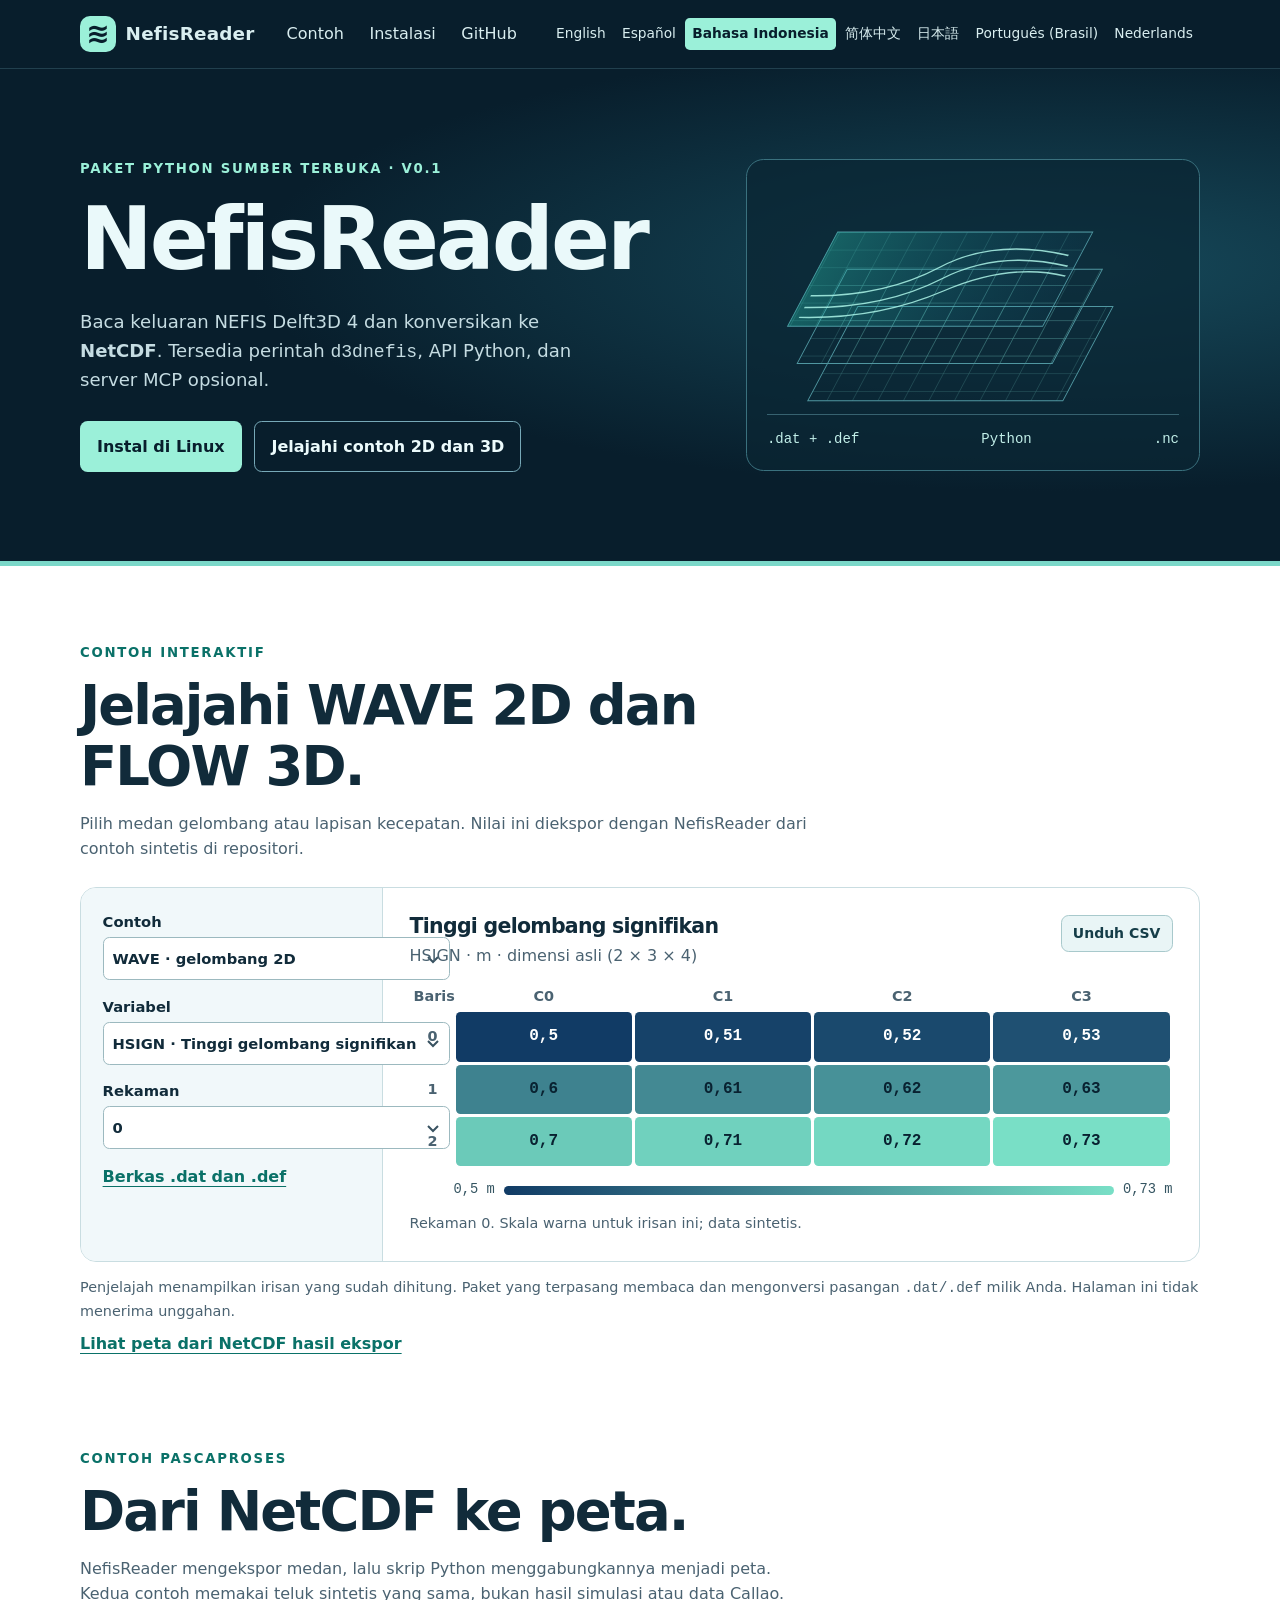
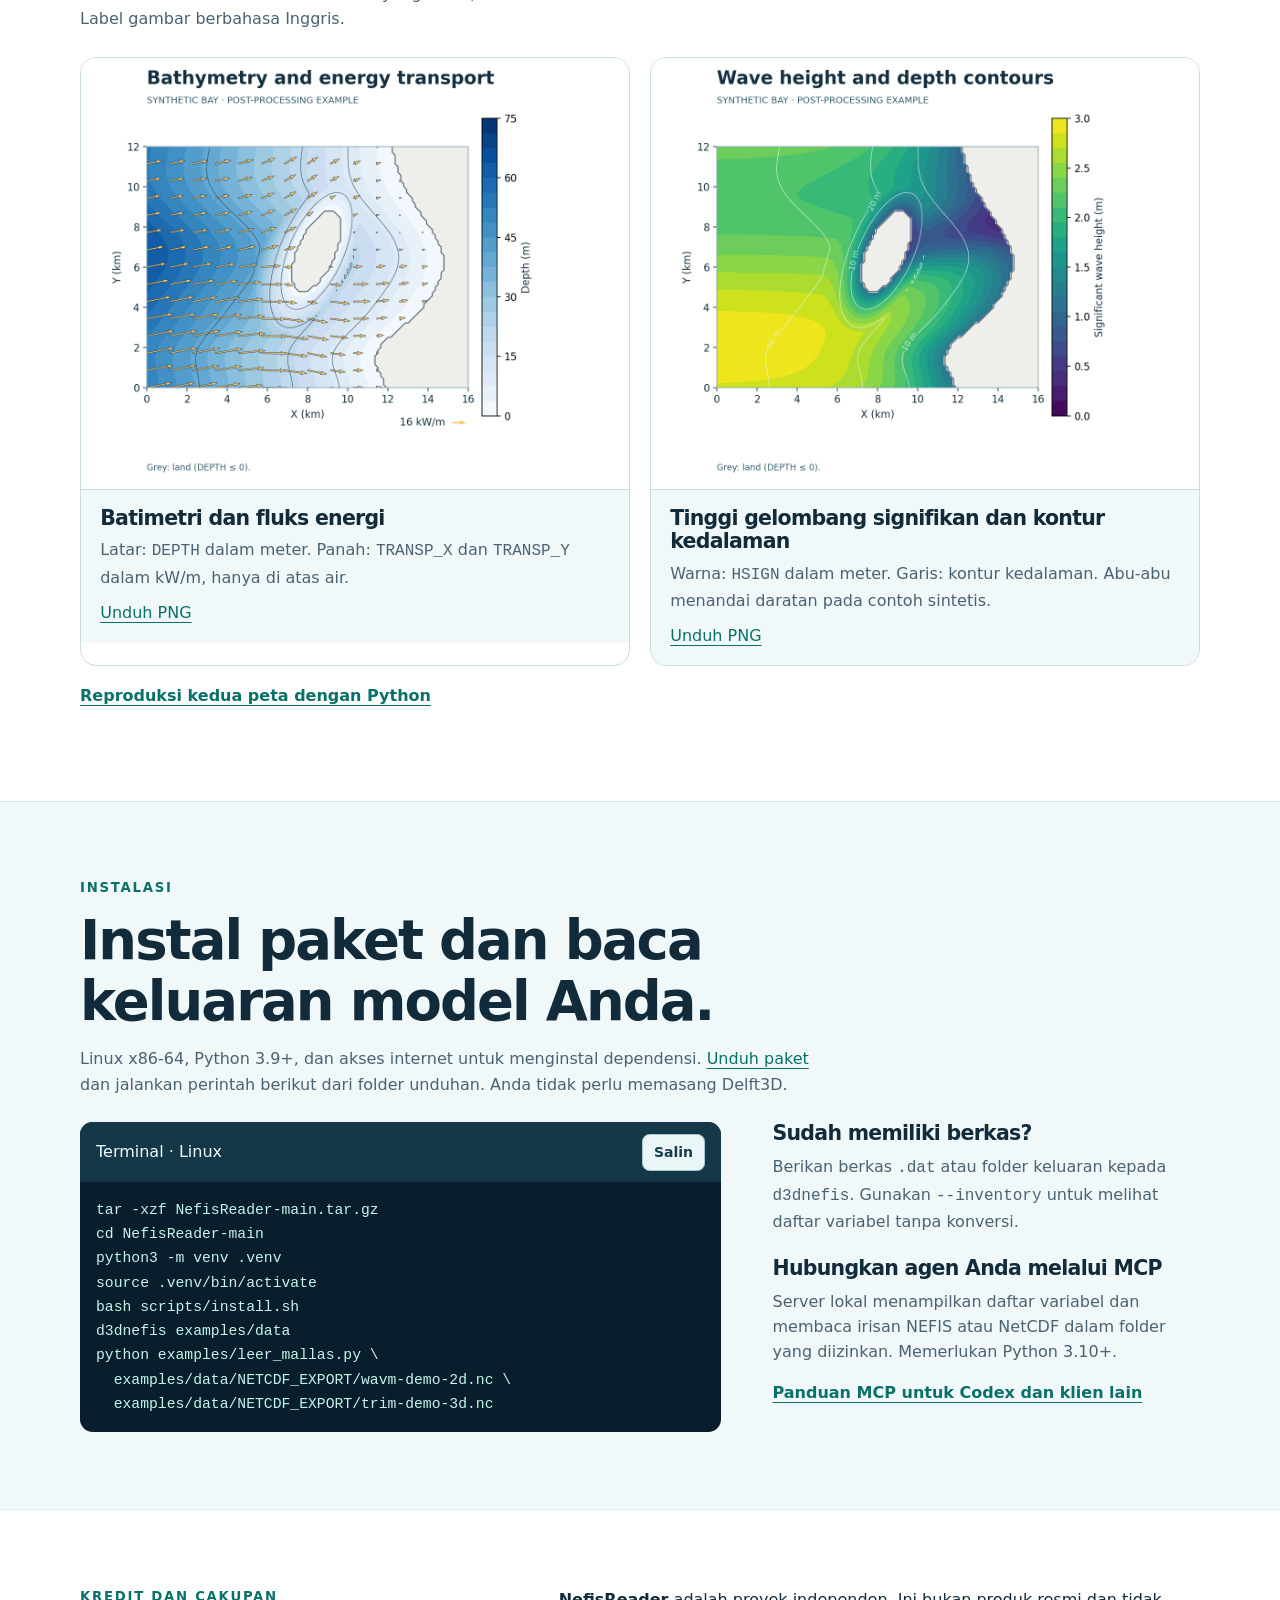
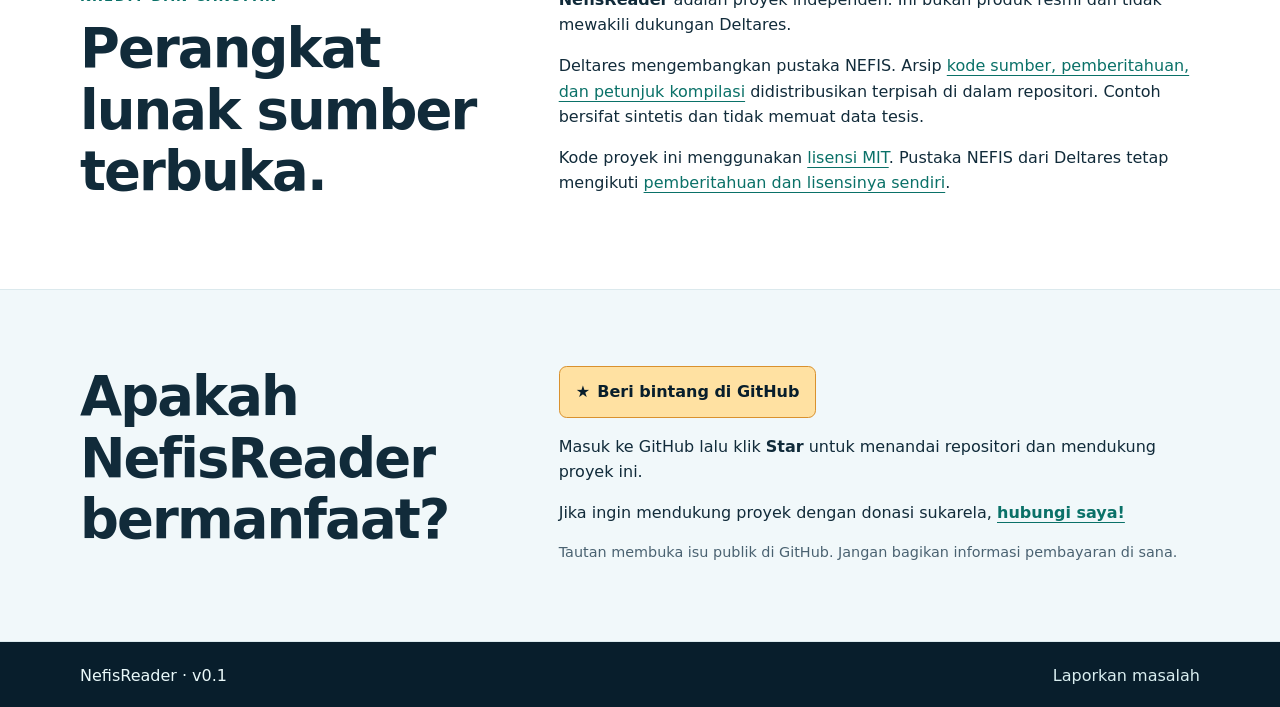
<file: docs/id.html>
<!doctype html>
<html lang="id">
<head>
  <meta charset="utf-8">
  <meta name="viewport" content="width=device-width, initial-scale=1">
  <meta name="description" content="Baca keluaran NEFIS Delft3D 4 dan konversikan ke NetCDF dengan Python. Coba contoh WAVE 2D dan FLOW 3D.">
  <meta name="theme-color" content="#081e2c">
  <title>NefisReader v0.1 — Paket Python untuk Delft3D 4</title>
  <link rel="alternate" hreflang="en" href="index.html">
  <link rel="alternate" hreflang="es" href="es.html">
  <link rel="alternate" hreflang="id" href="id.html">
  <link rel="alternate" hreflang="zh-Hans" href="zh.html">
  <link rel="alternate" hreflang="ja" href="ja.html">
  <link rel="alternate" hreflang="pt-BR" href="pt.html">
  <link rel="alternate" hreflang="nl" href="nl.html">
  <link rel="alternate" hreflang="x-default" href="index.html">
  <link rel="stylesheet" href="style.css">
  <script defer src="i18n.js"></script>
  <script defer src="demo-data.js"></script>
  <script defer src="demo.js"></script>
</head>
<body>
  <a class="skip" href="#main">Lewati ke konten</a>
  <header class="top">
    <div class="shell nav">
      <a class="brand" href="#" aria-label="Beranda NefisReader"><span aria-hidden="true" class="mark">≋</span>NefisReader</a>
      <nav aria-label="Navigasi utama">
        <a href="#demo">Contoh</a><a href="#instalar">Instalasi</a>
        <a href="https://github.com/mapsm12/NefisReader">GitHub</a>
      </nav>
      <nav class="languages" aria-label="Bahasa">
        <a href="index.html" data-lang="en" lang="en" hreflang="en">English</a>
        <a href="es.html" data-lang="es" lang="es" hreflang="es">Español</a>
        <a href="id.html" data-lang="id" lang="id" hreflang="id" aria-current="page">Bahasa Indonesia</a>
        <a href="zh.html" data-lang="zh-Hans" lang="zh-Hans" hreflang="zh-Hans">简体中文</a>
        <a href="ja.html" data-lang="ja" lang="ja" hreflang="ja">日本語</a>
        <a href="pt.html" data-lang="pt-BR" lang="pt-BR" hreflang="pt-BR">Português (Brasil)</a>
        <a href="nl.html" data-lang="nl" lang="nl" hreflang="nl">Nederlands</a>
      </nav>
    </div>
  </header>
  <main id="main">
    <section class="hero">
      <div class="shell intro">
        <div>
          <p class="eyebrow">PAKET PYTHON SUMBER TERBUKA · V0.1</p>
          <h1>NefisReader</h1>
          <p class="lead">Baca keluaran NEFIS Delft3D 4 dan konversikan ke <strong>NetCDF</strong>. Tersedia perintah <code>d3dnefis</code>, API Python, dan server MCP opsional.</p>
          <div class="actions"><a class="button primary" href="#instalar">Instal di Linux</a><a class="button outline" href="#demo">Jelajahi contoh 2D dan 3D</a></div>
        </div>
        <div class="schematic" aria-label="Alur kerja: dari NEFIS ke Python dan NetCDF">
          <svg viewBox="0 0 420 238" role="img" aria-labelledby="sketch">
            <title id="sketch">Skema konseptual medan pada kisi tiga lapis</title>
            <defs>
              <pattern id="grid" width="26" height="18" patternUnits="userSpaceOnUse"><path d="M 26 0 L 0 0 0 18" stroke="#7ee0d4" stroke-opacity=".35" fill="none"/></pattern>
              <linearGradient id="plane"><stop stop-color="#26b7a7" stop-opacity=".7"/><stop offset="1" stop-color="#136785" stop-opacity=".15"/></linearGradient>
            </defs>
            <g transform="translate(48 53) skewX(-28)">
              <g fill="url(#grid)" stroke="#5097a1" stroke-width="1">
                <rect x="85" y="76" width="260" height="96"/>
                <rect x="54" y="38" width="260" height="96"/>
                <rect x="24" y="0" width="260" height="96"/>
              </g>
              <rect x="24" y="0" width="260" height="96" fill="url(#plane)" opacity=".55"/>
              <g fill="none" stroke="#b6fff1" stroke-width="1.5" opacity=".8">
                <path d="M31 65 Q106 66 147 36 T272 24"/>
                <path d="M31 77 Q112 78 155 48 T277 35"/>
                <path d="M31 87 Q112 89 164 60 T280 45"/>
              </g>
            </g>
          </svg>
          <div class="diagram-labels"><span>.dat + .def</span><span>Python</span><span>.nc</span></div>
        </div>
      </div>
    </section>
    <section id="demo" class="shell section">
      <div class="section-head"><p class="eyebrow">CONTOH INTERAKTIF</p><h2>Jelajahi WAVE 2D dan FLOW 3D.</h2>
        <p>Pilih medan gelombang atau lapisan kecepatan. Nilai ini diekspor dengan NefisReader dari contoh sintetis di repositori.</p></div>
      <div class="workbench">
        <div class="controls">
          <label>Contoh<select id="case"><option value="wave">WAVE · gelombang 2D</option><option value="flow">FLOW · kecepatan 3D</option></select></label>
          <label>Variabel<select id="variable"><option>HSIGN</option></select></label>
          <label>Rekaman<select id="record"><option value="0">0</option></select></label>
          <label id="layer-control" hidden>Lapisan<select id="layer"><option value="0">0</option></select></label>
          <a class="textlink" href="https://github.com/mapsm12/NefisReader/tree/main/examples/data">Berkas .dat dan .def</a>
        </div>
        <div class="result">
          <div class="result-head"><div><h3 id="variable-title">Tinggi gelombang signifikan</h3><p id="shape">Memuat contoh…</p></div><button id="csv" class="small" type="button" disabled>Unduh CSV</button></div>
          <div class="matrix-wrap">
            <table class="matrix" id="matrix" aria-label="Nilai contoh pada satu bidang"></table>
          </div>
          <div class="scale"><span id="min"></span><span class="ramp" aria-hidden="true"></span><span id="max"></span></div>
          <p id="status" class="muted" role="status">Data sintetis, bukan pengamatan atau hasil tesis.</p>
          <noscript><p>Aktifkan JavaScript atau unduh pasangan berkas untuk mencobanya di Python.</p></noscript>
        </div>
      </div>
      <p class="fine">Penjelajah menampilkan irisan yang sudah dihitung. Paket yang terpasang membaca dan mengonversi pasangan <code>.dat/.def</code> milik Anda. Halaman ini tidak menerima unggahan.</p>
      <p><a class="textlink" href="#mapas">Lihat peta dari NetCDF hasil ekspor</a></p>
    </section>
    <section id="mapas" class="shell section map-section">
      <div class="section-head"><p class="eyebrow">CONTOH PASCAPROSES</p><h2>Dari NetCDF ke peta.</h2>
        <p>NefisReader mengekspor medan, lalu skrip Python menggabungkannya menjadi peta. Kedua contoh memakai teluk sintetis yang sama, bukan hasil simulasi atau data Callao. Label gambar berbahasa Inggris.</p></div>
      <div class="map-gallery">
        <figure>
          <a href="figures/bathymetry_vectors.png" aria-label="Buka peta batimetri dan vektor ukuran penuh">
            <img src="figures/bathymetry_vectors.png" width="1200" height="944" loading="lazy" decoding="async" alt="Peta kedalaman sintetis: biru lebih gelap menunjukkan air lebih dalam; panah emas menandai transpor energi di sekitar pulau.">
          </a>
          <figcaption><h3>Batimetri dan fluks energi</h3>
            <p>Latar: <code>DEPTH</code> dalam meter. Panah: <code>TRANSP_X</code> dan <code>TRANSP_Y</code> dalam kW/m, hanya di atas air.</p>
            <a href="figures/bathymetry_vectors.png" download>Unduh PNG</a>
          </figcaption>
        </figure>
        <figure>
          <a href="figures/height_depth_contours.png" aria-label="Buka peta tinggi gelombang dan kontur kedalaman ukuran penuh">
            <img src="figures/height_depth_contours.png" width="1200" height="944" loading="lazy" decoding="async" alt="Peta tinggi gelombang signifikan sintetis dengan kontur kedalaman 10, 20, dan 40 meter serta gelombang lebih rendah di belakang pulau.">
          </a>
          <figcaption><h3>Tinggi gelombang signifikan dan kontur kedalaman</h3>
            <p>Warna: <code>HSIGN</code> dalam meter. Garis: kontur kedalaman. Abu-abu menandai daratan pada contoh sintetis.</p>
            <a href="figures/height_depth_contours.png" download>Unduh PNG</a>
          </figcaption>
        </figure>
      </div>
      <p class="map-source"><a class="textlink" href="https://github.com/mapsm12/NefisReader/blob/main/README.en.md#reproduce-the-maps">Reproduksi kedua peta dengan Python</a></p>
    </section>
    <section id="instalar" class="setup">
      <div class="shell section">
        <div class="section-head"><p class="eyebrow">INSTALASI</p><h2>Instal paket dan baca keluaran model Anda.</h2>
          <p>Linux x86-64, Python 3.9+, dan akses internet untuk menginstal dependensi. <a href="https://github.com/mapsm12/NefisReader/archive/refs/heads/main.tar.gz">Unduh paket</a> dan jalankan perintah berikut dari folder unduhan. Anda tidak perlu memasang Delft3D.</p></div>
        <div class="setup-grid">
          <div class="terminal"><div class="terminal-top"><span>Terminal · Linux</span><button data-copy="install-command" class="small" type="button">Salin</button></div>
<pre id="install-command"><code>tar -xzf NefisReader-main.tar.gz
cd NefisReader-main
python3 -m venv .venv
source .venv/bin/activate
bash scripts/install.sh
d3dnefis examples/data
python examples/leer_mallas.py \
  examples/data/NETCDF_EXPORT/wavm-demo-2d.nc \
  examples/data/NETCDF_EXPORT/trim-demo-3d.nc</code></pre>
          </div>
          <div class="side">
            <h3>Sudah memiliki berkas?</h3><p>Berikan berkas <code>.dat</code> atau folder keluaran kepada <code>d3dnefis</code>. Gunakan <code>--inventory</code> untuk melihat daftar variabel tanpa konversi.</p>
            <h3>Hubungkan agen Anda melalui MCP</h3><p>Server lokal menampilkan daftar variabel dan membaca irisan NEFIS atau NetCDF dalam folder yang diizinkan. Memerlukan Python 3.10+.</p>
            <a class="textlink" href="https://github.com/mapsm12/NefisReader/blob/main/README.en.md#mcp">Panduan MCP untuk Codex dan klien lain</a>
          </div>
        </div>
      </div>
    </section>
    <section id="creditos" class="shell section credits">
      <div><p class="eyebrow">KREDIT DAN CAKUPAN</p><h2>Perangkat lunak sumber terbuka.</h2></div>
      <div><p><strong>NefisReader</strong> adalah proyek independen. Ini bukan produk resmi dan tidak mewakili dukungan Deltares.</p>
        <p>Deltares mengembangkan pustaka NEFIS. Arsip <a href="https://github.com/mapsm12/NefisReader/blob/main/native/README.md">kode sumber, pemberitahuan, dan petunjuk kompilasi</a> didistribusikan terpisah di dalam repositori. Contoh bersifat sintetis dan tidak memuat data tesis.</p>
        <p>Kode proyek ini menggunakan <a href="https://github.com/mapsm12/NefisReader/blob/main/LICENSE">lisensi MIT</a>. Pustaka NEFIS dari Deltares tetap mengikuti <a href="https://github.com/mapsm12/NefisReader/blob/main/AVISOS.md">pemberitahuan dan lisensinya sendiri</a>.</p></div>
    </section>
    <section id="apoyar" class="setup">
      <div class="shell section credits">
        <div><h2>Apakah NefisReader bermanfaat?</h2></div>
        <div><p><a class="button star" href="https://github.com/mapsm12/NefisReader"><span aria-hidden="true">★</span> Beri bintang di GitHub</a></p>
          <p>Masuk ke GitHub lalu klik <strong>Star</strong> untuk menandai repositori dan mendukung proyek ini.</p>
          <p>Jika ingin mendukung proyek dengan donasi sukarela, <a class="textlink" href="https://github.com/mapsm12/NefisReader/issues/new?title=NefisReader%20donation%20inquiry">hubungi saya!</a></p>
          <p class="fine">Tautan membuka isu publik di GitHub. Jangan bagikan informasi pembayaran di sana.</p></div>
      </div>
    </section>
  </main>
  <footer class="top"><div class="shell nav"><span>NefisReader · v0.1</span><a href="https://github.com/mapsm12/NefisReader/issues">Laporkan masalah</a></div></footer>
</body>
</html>
</file>
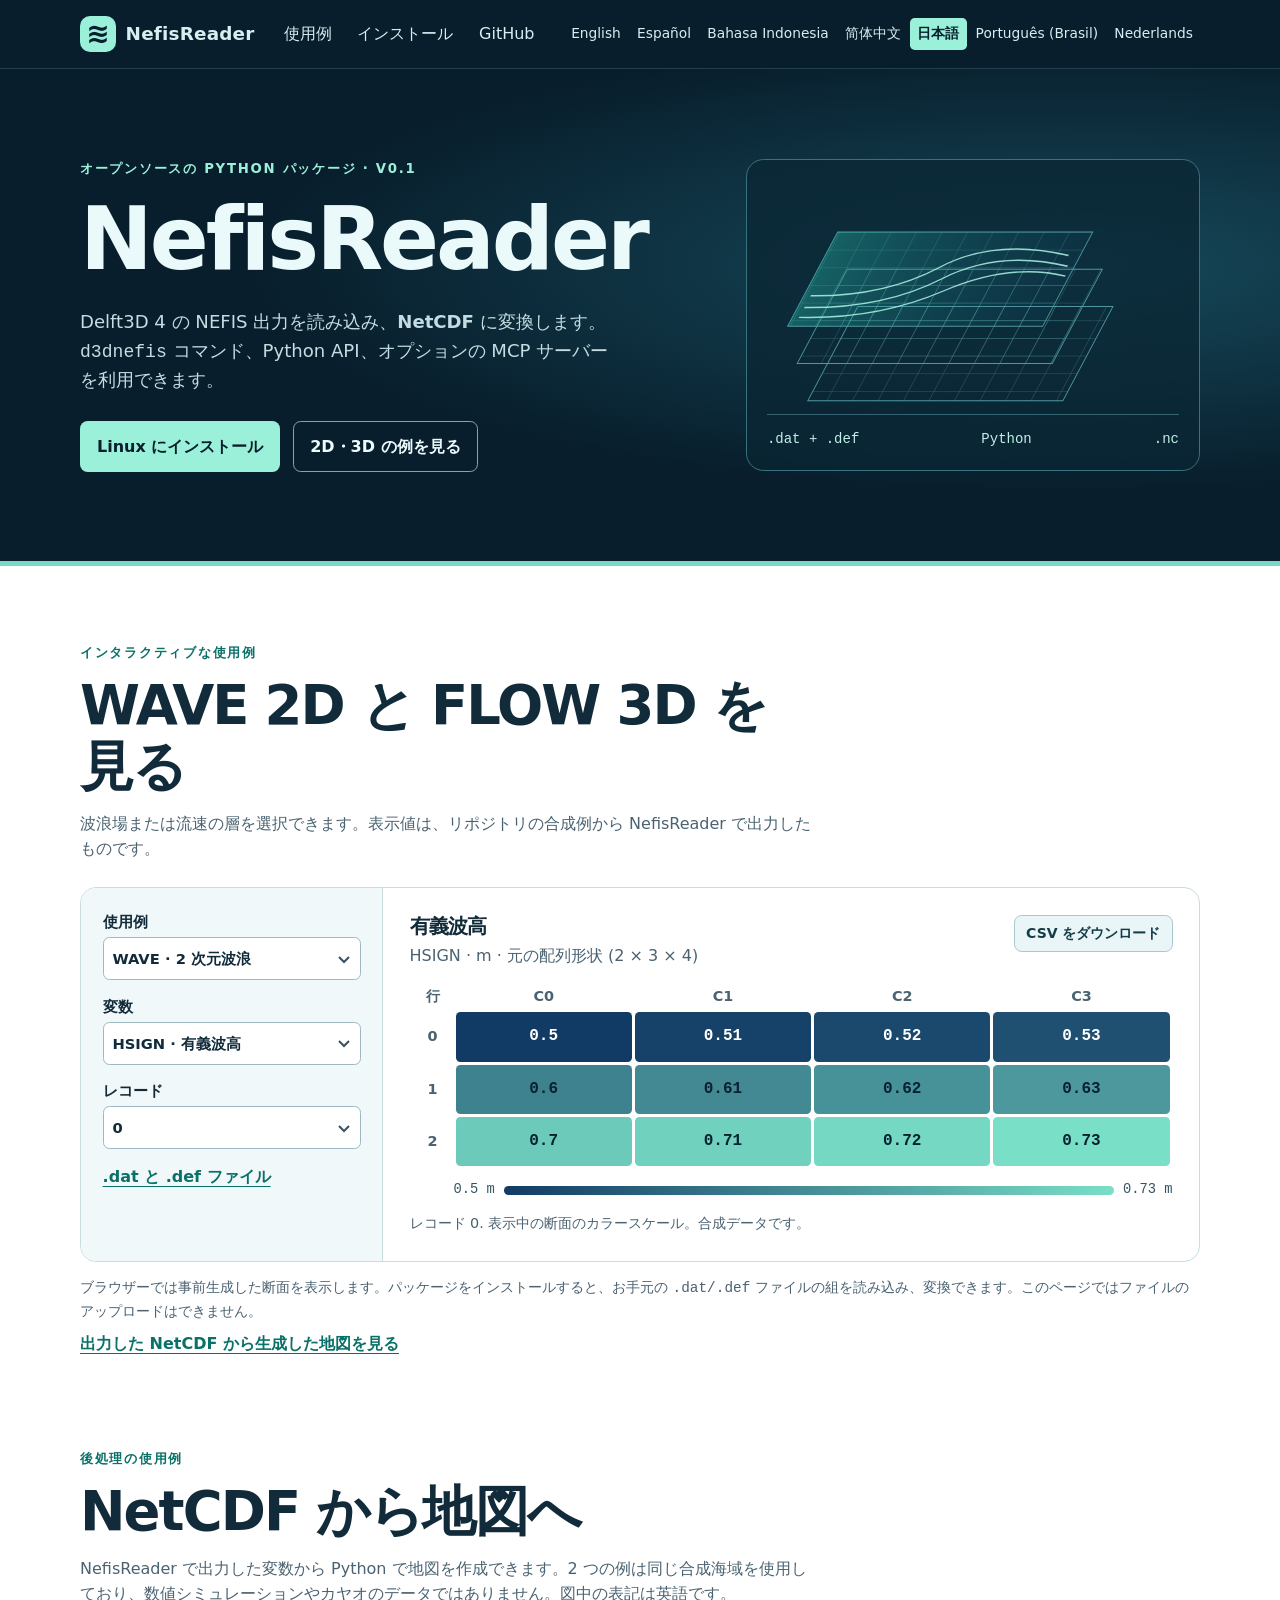
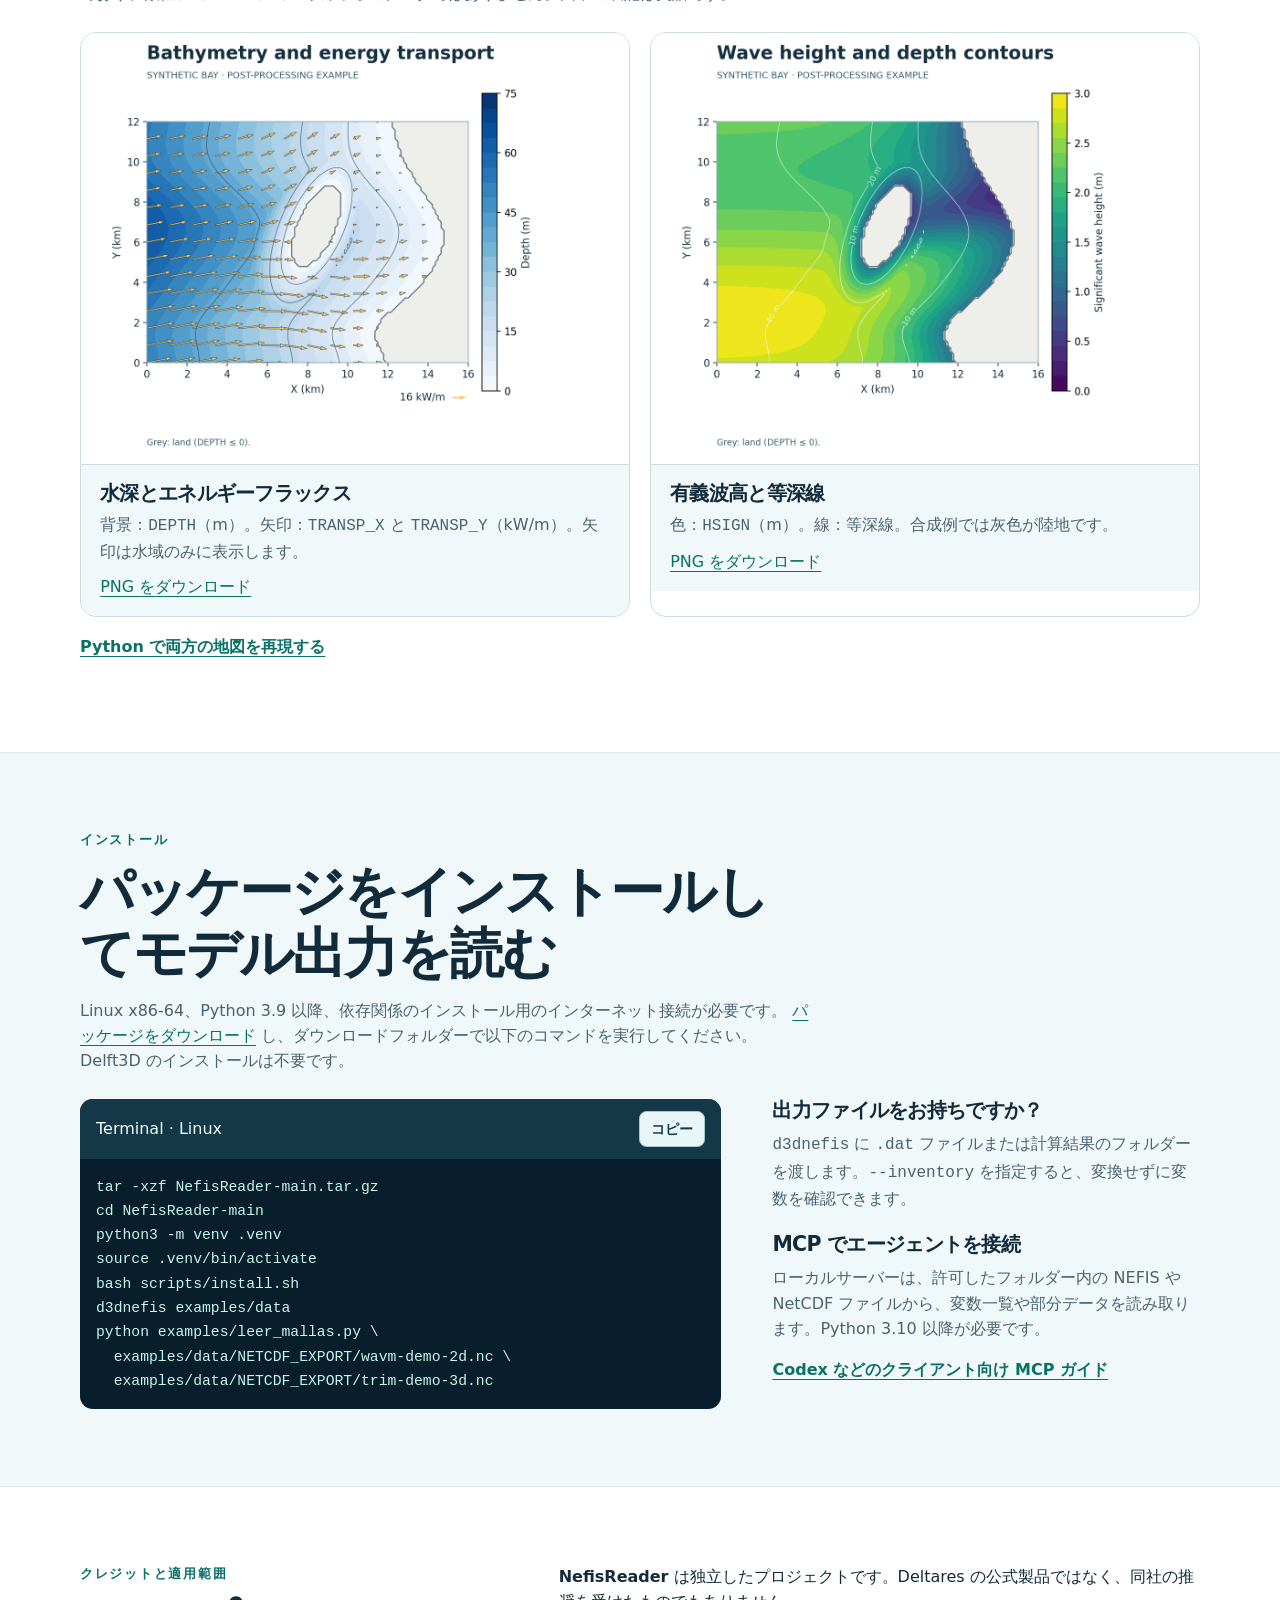
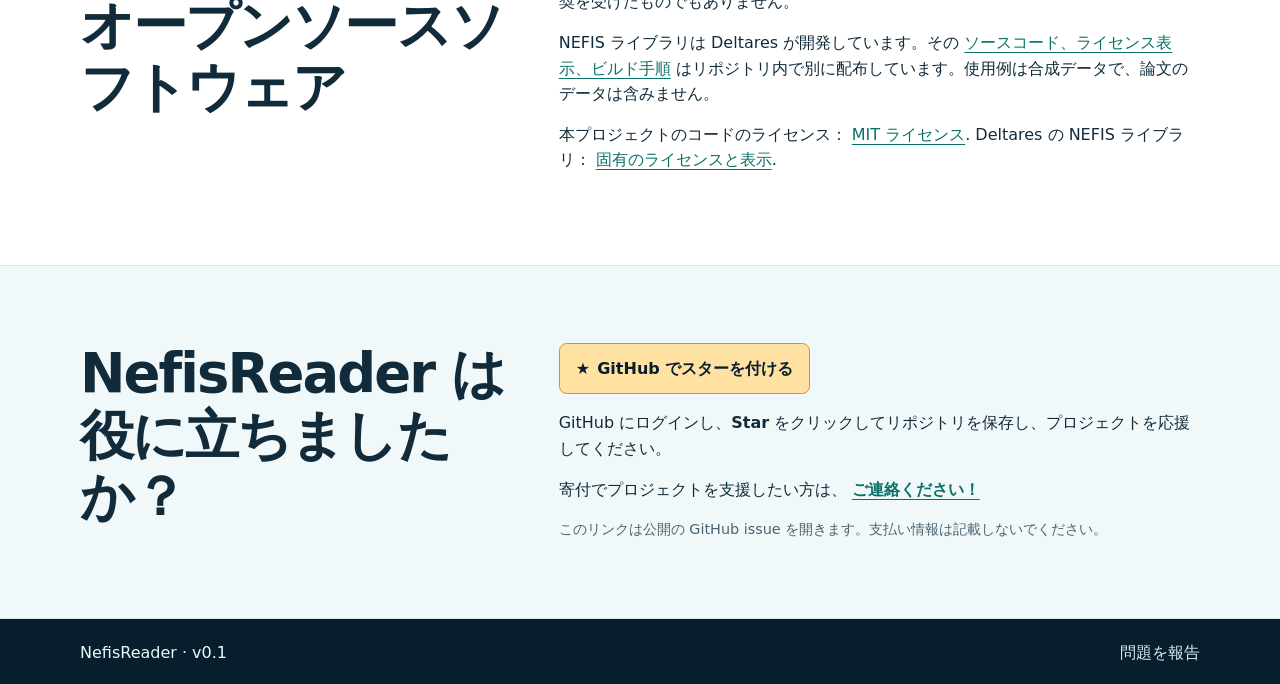
<file: docs/ja.html>
<!doctype html>
<html lang="ja">
<head>
  <meta charset="utf-8">
  <meta name="viewport" content="width=device-width, initial-scale=1">
  <meta name="description" content="Delft3D 4 の NEFIS 出力を Python で読み込み、NetCDF に変換します。WAVE 2D と FLOW 3D の例をお試しください。">
  <meta name="theme-color" content="#081e2c">
  <title>NefisReader v0.1 — Delft3D 4 用 Python パッケージ</title>
  <link rel="alternate" hreflang="en" href="index.html">
  <link rel="alternate" hreflang="es" href="es.html">
  <link rel="alternate" hreflang="id" href="id.html">
  <link rel="alternate" hreflang="zh-Hans" href="zh.html">
  <link rel="alternate" hreflang="ja" href="ja.html">
  <link rel="alternate" hreflang="pt-BR" href="pt.html">
  <link rel="alternate" hreflang="nl" href="nl.html">
  <link rel="alternate" hreflang="x-default" href="index.html">
  <link rel="stylesheet" href="style.css">
  <script defer src="i18n.js"></script>
  <script defer src="demo-data.js"></script>
  <script defer src="demo.js"></script>
</head>
<body>
  <a class="skip" href="#main">本文へ移動</a>
  <header class="top">
    <div class="shell nav">
      <a class="brand" href="#" aria-label="NefisReader トップページ"><span aria-hidden="true" class="mark">≋</span>NefisReader</a>
      <nav aria-label="メインナビゲーション">
        <a href="#demo">使用例</a><a href="#instalar">インストール</a>
        <a href="https://github.com/mapsm12/NefisReader">GitHub</a>
      </nav>
      <nav class="languages" aria-label="言語">
        <a href="index.html" data-lang="en" lang="en" hreflang="en">English</a>
        <a href="es.html" data-lang="es" lang="es" hreflang="es">Español</a>
        <a href="id.html" data-lang="id" lang="id" hreflang="id">Bahasa Indonesia</a>
        <a href="zh.html" data-lang="zh-Hans" lang="zh-Hans" hreflang="zh-Hans">简体中文</a>
        <a href="ja.html" data-lang="ja" lang="ja" hreflang="ja" aria-current="page">日本語</a>
        <a href="pt.html" data-lang="pt-BR" lang="pt-BR" hreflang="pt-BR">Português (Brasil)</a>
        <a href="nl.html" data-lang="nl" lang="nl" hreflang="nl">Nederlands</a>
      </nav>
    </div>
  </header>
  <main id="main">
    <section class="hero">
      <div class="shell intro">
        <div>
          <p class="eyebrow">オープンソースの PYTHON パッケージ · V0.1</p>
          <h1>NefisReader</h1>
          <p class="lead">Delft3D 4 の NEFIS 出力を読み込み、<strong>NetCDF</strong> に変換します。<code>d3dnefis</code> コマンド、Python API、オプションの MCP サーバーを利用できます。</p>
          <div class="actions"><a class="button primary" href="#instalar">Linux にインストール</a><a class="button outline" href="#demo">2D・3D の例を見る</a></div>
        </div>
        <div class="schematic" aria-label="NEFIS から Python と NetCDF への処理手順">
          <svg viewBox="0 0 420 238" role="img" aria-labelledby="sketch">
            <title id="sketch">3 層の格子上にある場の概念図</title>
            <defs>
              <pattern id="grid" width="26" height="18" patternUnits="userSpaceOnUse"><path d="M 26 0 L 0 0 0 18" stroke="#7ee0d4" stroke-opacity=".35" fill="none"/></pattern>
              <linearGradient id="plane"><stop stop-color="#26b7a7" stop-opacity=".7"/><stop offset="1" stop-color="#136785" stop-opacity=".15"/></linearGradient>
            </defs>
            <g transform="translate(48 53) skewX(-28)">
              <g fill="url(#grid)" stroke="#5097a1" stroke-width="1">
                <rect x="85" y="76" width="260" height="96"/>
                <rect x="54" y="38" width="260" height="96"/>
                <rect x="24" y="0" width="260" height="96"/>
              </g>
              <rect x="24" y="0" width="260" height="96" fill="url(#plane)" opacity=".55"/>
              <g fill="none" stroke="#b6fff1" stroke-width="1.5" opacity=".8">
                <path d="M31 65 Q106 66 147 36 T272 24"/>
                <path d="M31 77 Q112 78 155 48 T277 35"/>
                <path d="M31 87 Q112 89 164 60 T280 45"/>
              </g>
            </g>
          </svg>
          <div class="diagram-labels"><span>.dat + .def</span><span>Python</span><span>.nc</span></div>
        </div>
      </div>
    </section>
    <section id="demo" class="shell section">
      <div class="section-head"><p class="eyebrow">インタラクティブな使用例</p><h2>WAVE 2D と FLOW 3D を見る</h2>
        <p>波浪場または流速の層を選択できます。表示値は、リポジトリの合成例から NefisReader で出力したものです。</p></div>
      <div class="workbench">
        <div class="controls">
          <label>使用例<select id="case"><option value="wave">WAVE · 2 次元波浪</option><option value="flow">FLOW · 3 次元流速</option></select></label>
          <label>変数<select id="variable"><option>HSIGN</option></select></label>
          <label>レコード<select id="record"><option value="0">0</option></select></label>
          <label id="layer-control" hidden>層<select id="layer"><option value="0">0</option></select></label>
          <a class="textlink" href="https://github.com/mapsm12/NefisReader/tree/main/examples/data">.dat と .def ファイル</a>
        </div>
        <div class="result">
          <div class="result-head"><div><h3 id="variable-title">有義波高</h3><p id="shape">例を読み込み中…</p></div><button id="csv" class="small" type="button" disabled>CSV をダウンロード</button></div>
          <div class="matrix-wrap">
            <table class="matrix" id="matrix" aria-label="1 つの平面のサンプル値"></table>
          </div>
          <div class="scale"><span id="min"></span><span class="ramp" aria-hidden="true"></span><span id="max"></span></div>
          <p id="status" class="muted" role="status">合成データです。観測値や論文の結果ではありません。</p>
          <noscript><p>JavaScript を有効にするか、ファイルの組をダウンロードして Python でお試しください。</p></noscript>
        </div>
      </div>
      <p class="fine">ブラウザーでは事前生成した断面を表示します。パッケージをインストールすると、お手元の <code>.dat/.def</code> ファイルの組を読み込み、変換できます。このページではファイルのアップロードはできません。</p>
      <p><a class="textlink" href="#mapas">出力した NetCDF から生成した地図を見る</a></p>
    </section>
    <section id="mapas" class="shell section map-section">
      <div class="section-head"><p class="eyebrow">後処理の使用例</p><h2>NetCDF から地図へ</h2>
        <p>NefisReader で出力した変数から Python で地図を作成できます。2 つの例は同じ合成海域を使用しており、数値シミュレーションやカヤオのデータではありません。図中の表記は英語です。</p></div>
      <div class="map-gallery">
        <figure>
          <a href="figures/bathymetry_vectors.png" aria-label="水深とベクトルの地図を原寸で開く">
            <img src="figures/bathymetry_vectors.png" width="1200" height="944" loading="lazy" decoding="async" alt="合成水深図。濃い青ほど水深が大きく、金色の矢印は島の周囲のエネルギー輸送を示します。">
          </a>
          <figcaption><h3>水深とエネルギーフラックス</h3>
            <p>背景：<code>DEPTH</code>（m）。矢印：<code>TRANSP_X</code> と <code>TRANSP_Y</code>（kW/m）。矢印は水域のみに表示します。</p>
            <a href="figures/bathymetry_vectors.png" download>PNG をダウンロード</a>
          </figcaption>
        </figure>
        <figure>
          <a href="figures/height_depth_contours.png" aria-label="有義波高と等深線の地図を原寸で開く">
            <img src="figures/height_depth_contours.png" width="1200" height="944" loading="lazy" decoding="async" alt="10、20、40 m の等深線を重ねた合成有義波高図です。島の背後では波高が低くなっています。">
          </a>
          <figcaption><h3>有義波高と等深線</h3>
            <p>色：<code>HSIGN</code>（m）。線：等深線。合成例では灰色が陸地です。</p>
            <a href="figures/height_depth_contours.png" download>PNG をダウンロード</a>
          </figcaption>
        </figure>
      </div>
      <p class="map-source"><a class="textlink" href="https://github.com/mapsm12/NefisReader/blob/main/README.en.md#reproduce-the-maps">Python で両方の地図を再現する</a></p>
    </section>
    <section id="instalar" class="setup">
      <div class="shell section">
        <div class="section-head"><p class="eyebrow">インストール</p><h2>パッケージをインストールしてモデル出力を読む</h2>
          <p>Linux x86-64、Python 3.9 以降、依存関係のインストール用のインターネット接続が必要です。 <a href="https://github.com/mapsm12/NefisReader/archive/refs/heads/main.tar.gz">パッケージをダウンロード</a> し、ダウンロードフォルダーで以下のコマンドを実行してください。Delft3D のインストールは不要です。</p></div>
        <div class="setup-grid">
          <div class="terminal"><div class="terminal-top"><span>Terminal · Linux</span><button data-copy="install-command" class="small" type="button">コピー</button></div>
<pre id="install-command"><code>tar -xzf NefisReader-main.tar.gz
cd NefisReader-main
python3 -m venv .venv
source .venv/bin/activate
bash scripts/install.sh
d3dnefis examples/data
python examples/leer_mallas.py \
  examples/data/NETCDF_EXPORT/wavm-demo-2d.nc \
  examples/data/NETCDF_EXPORT/trim-demo-3d.nc</code></pre>
          </div>
          <div class="side">
            <h3>出力ファイルをお持ちですか？</h3><p><code>d3dnefis</code> に <code>.dat</code> ファイルまたは計算結果のフォルダーを渡します。<code>--inventory</code> を指定すると、変換せずに変数を確認できます。</p>
            <h3>MCP でエージェントを接続</h3><p>ローカルサーバーは、許可したフォルダー内の NEFIS や NetCDF ファイルから、変数一覧や部分データを読み取ります。Python 3.10 以降が必要です。</p>
            <a class="textlink" href="https://github.com/mapsm12/NefisReader/blob/main/README.en.md#mcp">Codex などのクライアント向け MCP ガイド</a>
          </div>
        </div>
      </div>
    </section>
    <section id="creditos" class="shell section credits">
      <div><p class="eyebrow">クレジットと適用範囲</p><h2>オープンソースソフトウェア</h2></div>
      <div><p><strong>NefisReader</strong> は独立したプロジェクトです。Deltares の公式製品ではなく、同社の推奨を受けたものでもありません。</p>
        <p>NEFIS ライブラリは Deltares が開発しています。その <a href="https://github.com/mapsm12/NefisReader/blob/main/native/README.md">ソースコード、ライセンス表示、ビルド手順</a> はリポジトリ内で別に配布しています。使用例は合成データで、論文のデータは含みません。</p>
        <p>本プロジェクトのコードのライセンス： <a href="https://github.com/mapsm12/NefisReader/blob/main/LICENSE">MIT ライセンス</a>. Deltares の NEFIS ライブラリ： <a href="https://github.com/mapsm12/NefisReader/blob/main/AVISOS.md">固有のライセンスと表示</a>.</p></div>
    </section>
    <section id="apoyar" class="setup">
      <div class="shell section credits">
        <div><h2>NefisReader は役に立ちましたか？</h2></div>
        <div><p><a class="button star" href="https://github.com/mapsm12/NefisReader"><span aria-hidden="true">★</span> GitHub でスターを付ける</a></p>
          <p>GitHub にログインし、<strong>Star</strong> をクリックしてリポジトリを保存し、プロジェクトを応援してください。</p>
          <p>寄付でプロジェクトを支援したい方は、 <a class="textlink" href="https://github.com/mapsm12/NefisReader/issues/new?title=NefisReader%20donation%20inquiry">ご連絡ください！</a></p>
          <p class="fine">このリンクは公開の GitHub issue を開きます。支払い情報は記載しないでください。</p></div>
      </div>
    </section>
  </main>
  <footer class="top"><div class="shell nav"><span>NefisReader · v0.1</span><a href="https://github.com/mapsm12/NefisReader/issues">問題を報告</a></div></footer>
</body>
</html>
</file>
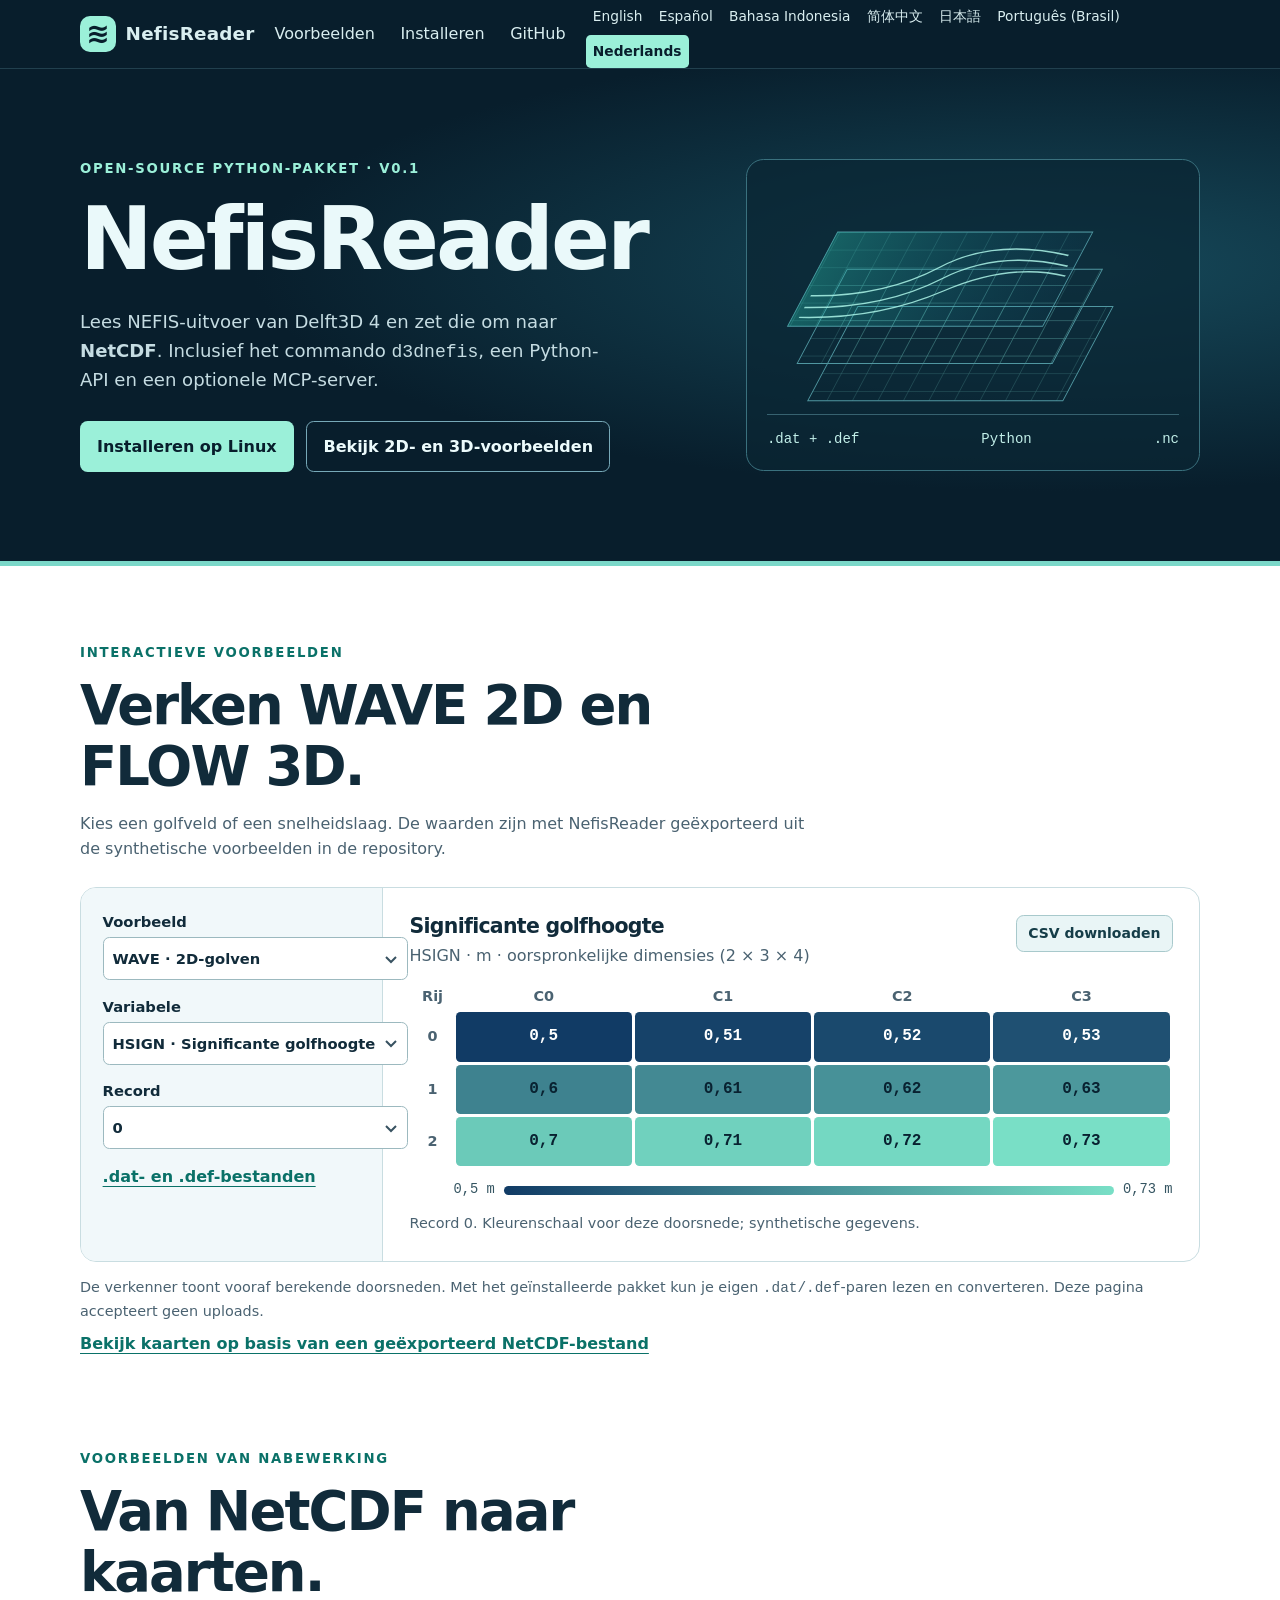
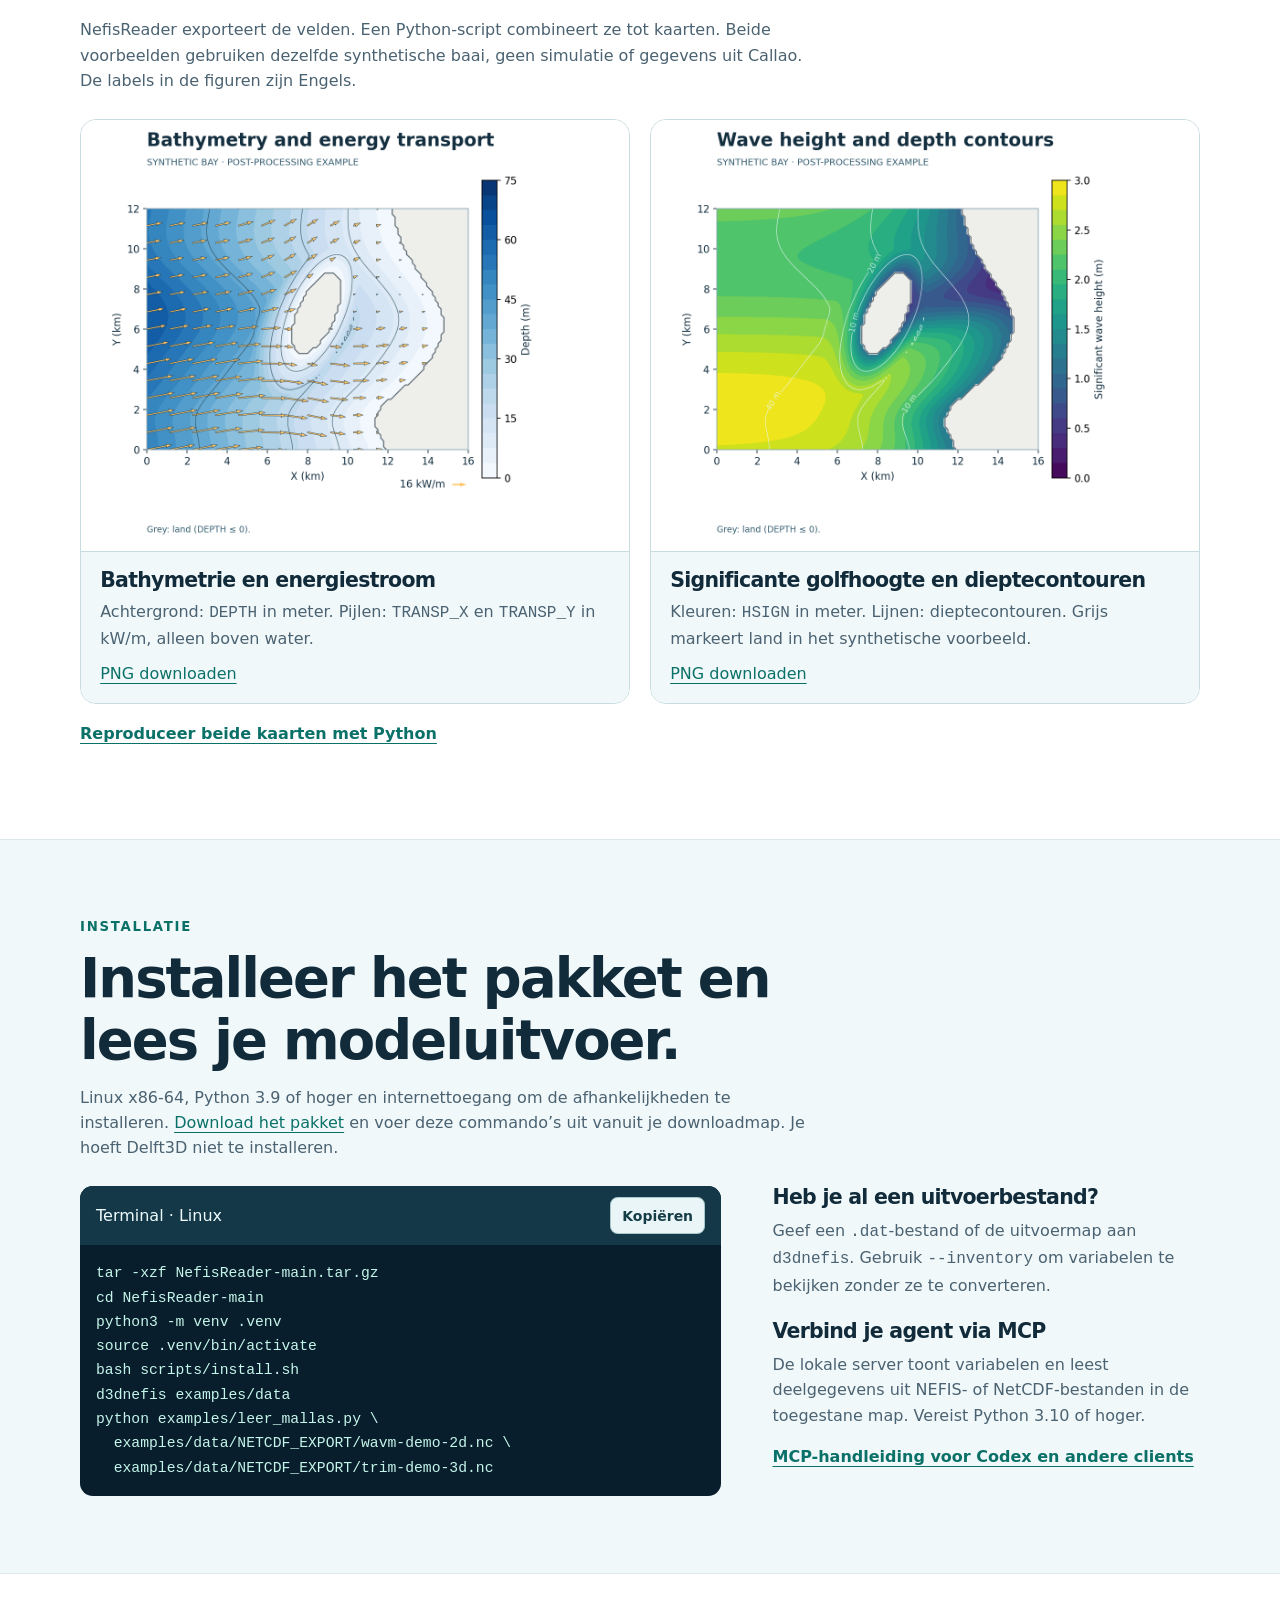
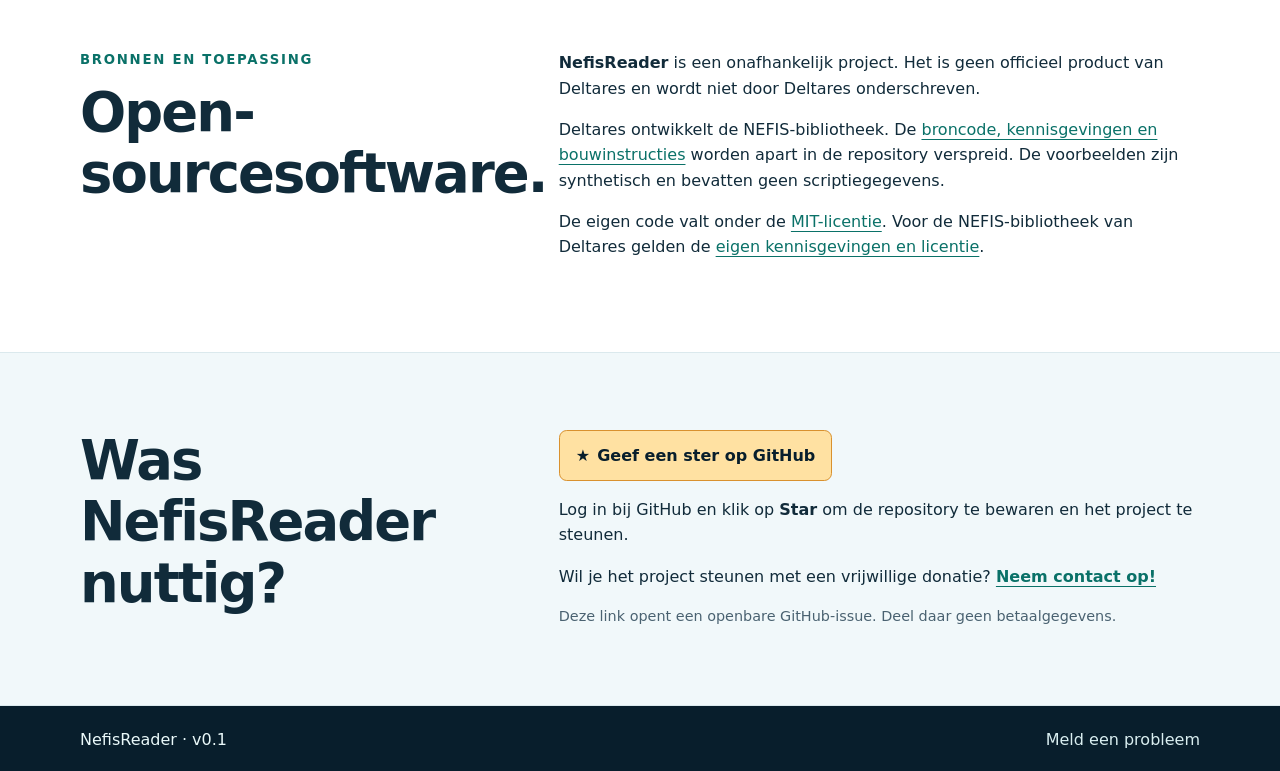
<file: docs/nl.html>
<!doctype html>
<html lang="nl">
<head>
  <meta charset="utf-8">
  <meta name="viewport" content="width=device-width, initial-scale=1">
  <meta name="description" content="Lees NEFIS-uitvoer van Delft3D 4 en zet die met Python om naar NetCDF. Probeer de voorbeelden voor WAVE 2D en FLOW 3D.">
  <meta name="theme-color" content="#081e2c">
  <title>NefisReader v0.1 — Python-pakket voor Delft3D 4</title>
  <link rel="alternate" hreflang="en" href="index.html">
  <link rel="alternate" hreflang="es" href="es.html">
  <link rel="alternate" hreflang="id" href="id.html">
  <link rel="alternate" hreflang="zh-Hans" href="zh.html">
  <link rel="alternate" hreflang="ja" href="ja.html">
  <link rel="alternate" hreflang="pt-BR" href="pt.html">
  <link rel="alternate" hreflang="nl" href="nl.html">
  <link rel="alternate" hreflang="x-default" href="index.html">
  <link rel="stylesheet" href="style.css">
  <script defer src="i18n.js"></script>
  <script defer src="demo-data.js"></script>
  <script defer src="demo.js"></script>
</head>
<body>
  <a class="skip" href="#main">Naar de inhoud</a>
  <header class="top">
    <div class="shell nav">
      <a class="brand" href="#" aria-label="Startpagina van NefisReader"><span aria-hidden="true" class="mark">≋</span>NefisReader</a>
      <nav aria-label="Hoofdnavigatie">
        <a href="#demo">Voorbeelden</a><a href="#instalar">Installeren</a>
        <a href="https://github.com/mapsm12/NefisReader">GitHub</a>
      </nav>
      <nav class="languages" aria-label="Taal">
        <a href="index.html" data-lang="en" lang="en" hreflang="en">English</a>
        <a href="es.html" data-lang="es" lang="es" hreflang="es">Español</a>
        <a href="id.html" data-lang="id" lang="id" hreflang="id">Bahasa Indonesia</a>
        <a href="zh.html" data-lang="zh-Hans" lang="zh-Hans" hreflang="zh-Hans">简体中文</a>
        <a href="ja.html" data-lang="ja" lang="ja" hreflang="ja">日本語</a>
        <a href="pt.html" data-lang="pt-BR" lang="pt-BR" hreflang="pt-BR">Português (Brasil)</a>
        <a href="nl.html" data-lang="nl" lang="nl" hreflang="nl" aria-current="page">Nederlands</a>
      </nav>
    </div>
  </header>
  <main id="main">
    <section class="hero">
      <div class="shell intro">
        <div>
          <p class="eyebrow">OPEN-SOURCE PYTHON-PAKKET · V0.1</p>
          <h1>NefisReader</h1>
          <p class="lead">Lees NEFIS-uitvoer van Delft3D 4 en zet die om naar <strong>NetCDF</strong>. Inclusief het commando <code>d3dnefis</code>, een Python-API en een optionele MCP-server.</p>
          <div class="actions"><a class="button primary" href="#instalar">Installeren op Linux</a><a class="button outline" href="#demo">Bekijk 2D- en 3D-voorbeelden</a></div>
        </div>
        <div class="schematic" aria-label="Werkstroom van NEFIS naar Python en NetCDF">
          <svg viewBox="0 0 420 238" role="img" aria-labelledby="sketch">
            <title id="sketch">Schematische weergave van een veld op een rooster met drie lagen</title>
            <defs>
              <pattern id="grid" width="26" height="18" patternUnits="userSpaceOnUse"><path d="M 26 0 L 0 0 0 18" stroke="#7ee0d4" stroke-opacity=".35" fill="none"/></pattern>
              <linearGradient id="plane"><stop stop-color="#26b7a7" stop-opacity=".7"/><stop offset="1" stop-color="#136785" stop-opacity=".15"/></linearGradient>
            </defs>
            <g transform="translate(48 53) skewX(-28)">
              <g fill="url(#grid)" stroke="#5097a1" stroke-width="1">
                <rect x="85" y="76" width="260" height="96"/>
                <rect x="54" y="38" width="260" height="96"/>
                <rect x="24" y="0" width="260" height="96"/>
              </g>
              <rect x="24" y="0" width="260" height="96" fill="url(#plane)" opacity=".55"/>
              <g fill="none" stroke="#b6fff1" stroke-width="1.5" opacity=".8">
                <path d="M31 65 Q106 66 147 36 T272 24"/>
                <path d="M31 77 Q112 78 155 48 T277 35"/>
                <path d="M31 87 Q112 89 164 60 T280 45"/>
              </g>
            </g>
          </svg>
          <div class="diagram-labels"><span>.dat + .def</span><span>Python</span><span>.nc</span></div>
        </div>
      </div>
    </section>
    <section id="demo" class="shell section">
      <div class="section-head"><p class="eyebrow">INTERACTIEVE VOORBEELDEN</p><h2>Verken WAVE 2D en FLOW 3D.</h2>
        <p>Kies een golfveld of een snelheidslaag. De waarden zijn met NefisReader geëxporteerd uit de synthetische voorbeelden in de repository.</p></div>
      <div class="workbench">
        <div class="controls">
          <label>Voorbeeld<select id="case"><option value="wave">WAVE · 2D-golven</option><option value="flow">FLOW · 3D-stroomsnelheid</option></select></label>
          <label>Variabele<select id="variable"><option>HSIGN</option></select></label>
          <label>Record<select id="record"><option value="0">0</option></select></label>
          <label id="layer-control" hidden>Laag<select id="layer"><option value="0">0</option></select></label>
          <a class="textlink" href="https://github.com/mapsm12/NefisReader/tree/main/examples/data">.dat- en .def-bestanden</a>
        </div>
        <div class="result">
          <div class="result-head"><div><h3 id="variable-title">Significante golfhoogte</h3><p id="shape">Voorbeeld wordt geladen…</p></div><button id="csv" class="small" type="button" disabled>CSV downloaden</button></div>
          <div class="matrix-wrap">
            <table class="matrix" id="matrix" aria-label="Voorbeeldwaarden voor één vlak"></table>
          </div>
          <div class="scale"><span id="min"></span><span class="ramp" aria-hidden="true"></span><span id="max"></span></div>
          <p id="status" class="muted" role="status">Synthetische gegevens, geen waarnemingen of scriptieresultaten.</p>
          <noscript><p>Schakel JavaScript in of download de bestandsparen om ze in Python te gebruiken.</p></noscript>
        </div>
      </div>
      <p class="fine">De verkenner toont vooraf berekende doorsneden. Met het geïnstalleerde pakket kun je eigen <code>.dat/.def</code>-paren lezen en converteren. Deze pagina accepteert geen uploads.</p>
      <p><a class="textlink" href="#mapas">Bekijk kaarten op basis van een geëxporteerd NetCDF-bestand</a></p>
    </section>
    <section id="mapas" class="shell section map-section">
      <div class="section-head"><p class="eyebrow">VOORBEELDEN VAN NABEWERKING</p><h2>Van NetCDF naar kaarten.</h2>
        <p>NefisReader exporteert de velden. Een Python-script combineert ze tot kaarten. Beide voorbeelden gebruiken dezelfde synthetische baai, geen simulatie of gegevens uit Callao. De labels in de figuren zijn Engels.</p></div>
      <div class="map-gallery">
        <figure>
          <a href="figures/bathymetry_vectors.png" aria-label="Open de kaart met bathymetrie en vectoren op volledige grootte">
            <img src="figures/bathymetry_vectors.png" width="1200" height="944" loading="lazy" decoding="async" alt="Synthetische dieptekaart. Donkerblauw duidt op dieper water; gouden pijlen tonen het energietransport rond een eiland.">
          </a>
          <figcaption><h3>Bathymetrie en energiestroom</h3>
            <p>Achtergrond: <code>DEPTH</code> in meter. Pijlen: <code>TRANSP_X</code> en <code>TRANSP_Y</code> in kW/m, alleen boven water.</p>
            <a href="figures/bathymetry_vectors.png" download>PNG downloaden</a>
          </figcaption>
        </figure>
        <figure>
          <a href="figures/height_depth_contours.png" aria-label="Open de kaart met golfhoogte en dieptecontouren op volledige grootte">
            <img src="figures/height_depth_contours.png" width="1200" height="944" loading="lazy" decoding="async" alt="Synthetische kaart met significante golfhoogte, dieptecontouren op 10, 20 en 40 meter en lagere golven achter het eiland.">
          </a>
          <figcaption><h3>Significante golfhoogte en dieptecontouren</h3>
            <p>Kleuren: <code>HSIGN</code> in meter. Lijnen: dieptecontouren. Grijs markeert land in het synthetische voorbeeld.</p>
            <a href="figures/height_depth_contours.png" download>PNG downloaden</a>
          </figcaption>
        </figure>
      </div>
      <p class="map-source"><a class="textlink" href="https://github.com/mapsm12/NefisReader/blob/main/README.en.md#reproduce-the-maps">Reproduceer beide kaarten met Python</a></p>
    </section>
    <section id="instalar" class="setup">
      <div class="shell section">
        <div class="section-head"><p class="eyebrow">INSTALLATIE</p><h2>Installeer het pakket en lees je modeluitvoer.</h2>
          <p>Linux x86-64, Python 3.9 of hoger en internettoegang om de afhankelijkheden te installeren. <a href="https://github.com/mapsm12/NefisReader/archive/refs/heads/main.tar.gz">Download het pakket</a> en voer deze commando’s uit vanuit je downloadmap. Je hoeft Delft3D niet te installeren.</p></div>
        <div class="setup-grid">
          <div class="terminal"><div class="terminal-top"><span>Terminal · Linux</span><button data-copy="install-command" class="small" type="button">Kopiëren</button></div>
<pre id="install-command"><code>tar -xzf NefisReader-main.tar.gz
cd NefisReader-main
python3 -m venv .venv
source .venv/bin/activate
bash scripts/install.sh
d3dnefis examples/data
python examples/leer_mallas.py \
  examples/data/NETCDF_EXPORT/wavm-demo-2d.nc \
  examples/data/NETCDF_EXPORT/trim-demo-3d.nc</code></pre>
          </div>
          <div class="side">
            <h3>Heb je al een uitvoerbestand?</h3><p>Geef een <code>.dat</code>-bestand of de uitvoermap aan <code>d3dnefis</code>. Gebruik <code>--inventory</code> om variabelen te bekijken zonder ze te converteren.</p>
            <h3>Verbind je agent via MCP</h3><p>De lokale server toont variabelen en leest deelgegevens uit NEFIS- of NetCDF-bestanden in de toegestane map. Vereist Python 3.10 of hoger.</p>
            <a class="textlink" href="https://github.com/mapsm12/NefisReader/blob/main/README.en.md#mcp">MCP-handleiding voor Codex en andere clients</a>
          </div>
        </div>
      </div>
    </section>
    <section id="creditos" class="shell section credits">
      <div><p class="eyebrow">BRONNEN EN TOEPASSING</p><h2>Open-sourcesoftware.</h2></div>
      <div><p><strong>NefisReader</strong> is een onafhankelijk project. Het is geen officieel product van Deltares en wordt niet door Deltares onderschreven.</p>
        <p>Deltares ontwikkelt de NEFIS-bibliotheek. De <a href="https://github.com/mapsm12/NefisReader/blob/main/native/README.md">broncode, kennisgevingen en bouwinstructies</a> worden apart in de repository verspreid. De voorbeelden zijn synthetisch en bevatten geen scriptiegegevens.</p>
        <p>De eigen code valt onder de <a href="https://github.com/mapsm12/NefisReader/blob/main/LICENSE">MIT-licentie</a>. Voor de NEFIS-bibliotheek van Deltares gelden de <a href="https://github.com/mapsm12/NefisReader/blob/main/AVISOS.md">eigen kennisgevingen en licentie</a>.</p></div>
    </section>
    <section id="apoyar" class="setup">
      <div class="shell section credits">
        <div><h2>Was NefisReader nuttig?</h2></div>
        <div><p><a class="button star" href="https://github.com/mapsm12/NefisReader"><span aria-hidden="true">★</span> Geef een ster op GitHub</a></p>
          <p>Log in bij GitHub en klik op <strong>Star</strong> om de repository te bewaren en het project te steunen.</p>
          <p>Wil je het project steunen met een vrijwillige donatie? <a class="textlink" href="https://github.com/mapsm12/NefisReader/issues/new?title=NefisReader%20donation%20inquiry">Neem contact op!</a></p>
          <p class="fine">Deze link opent een openbare GitHub-issue. Deel daar geen betaalgegevens.</p></div>
      </div>
    </section>
  </main>
  <footer class="top"><div class="shell nav"><span>NefisReader · v0.1</span><a href="https://github.com/mapsm12/NefisReader/issues">Meld een probleem</a></div></footer>
</body>
</html>
</file>
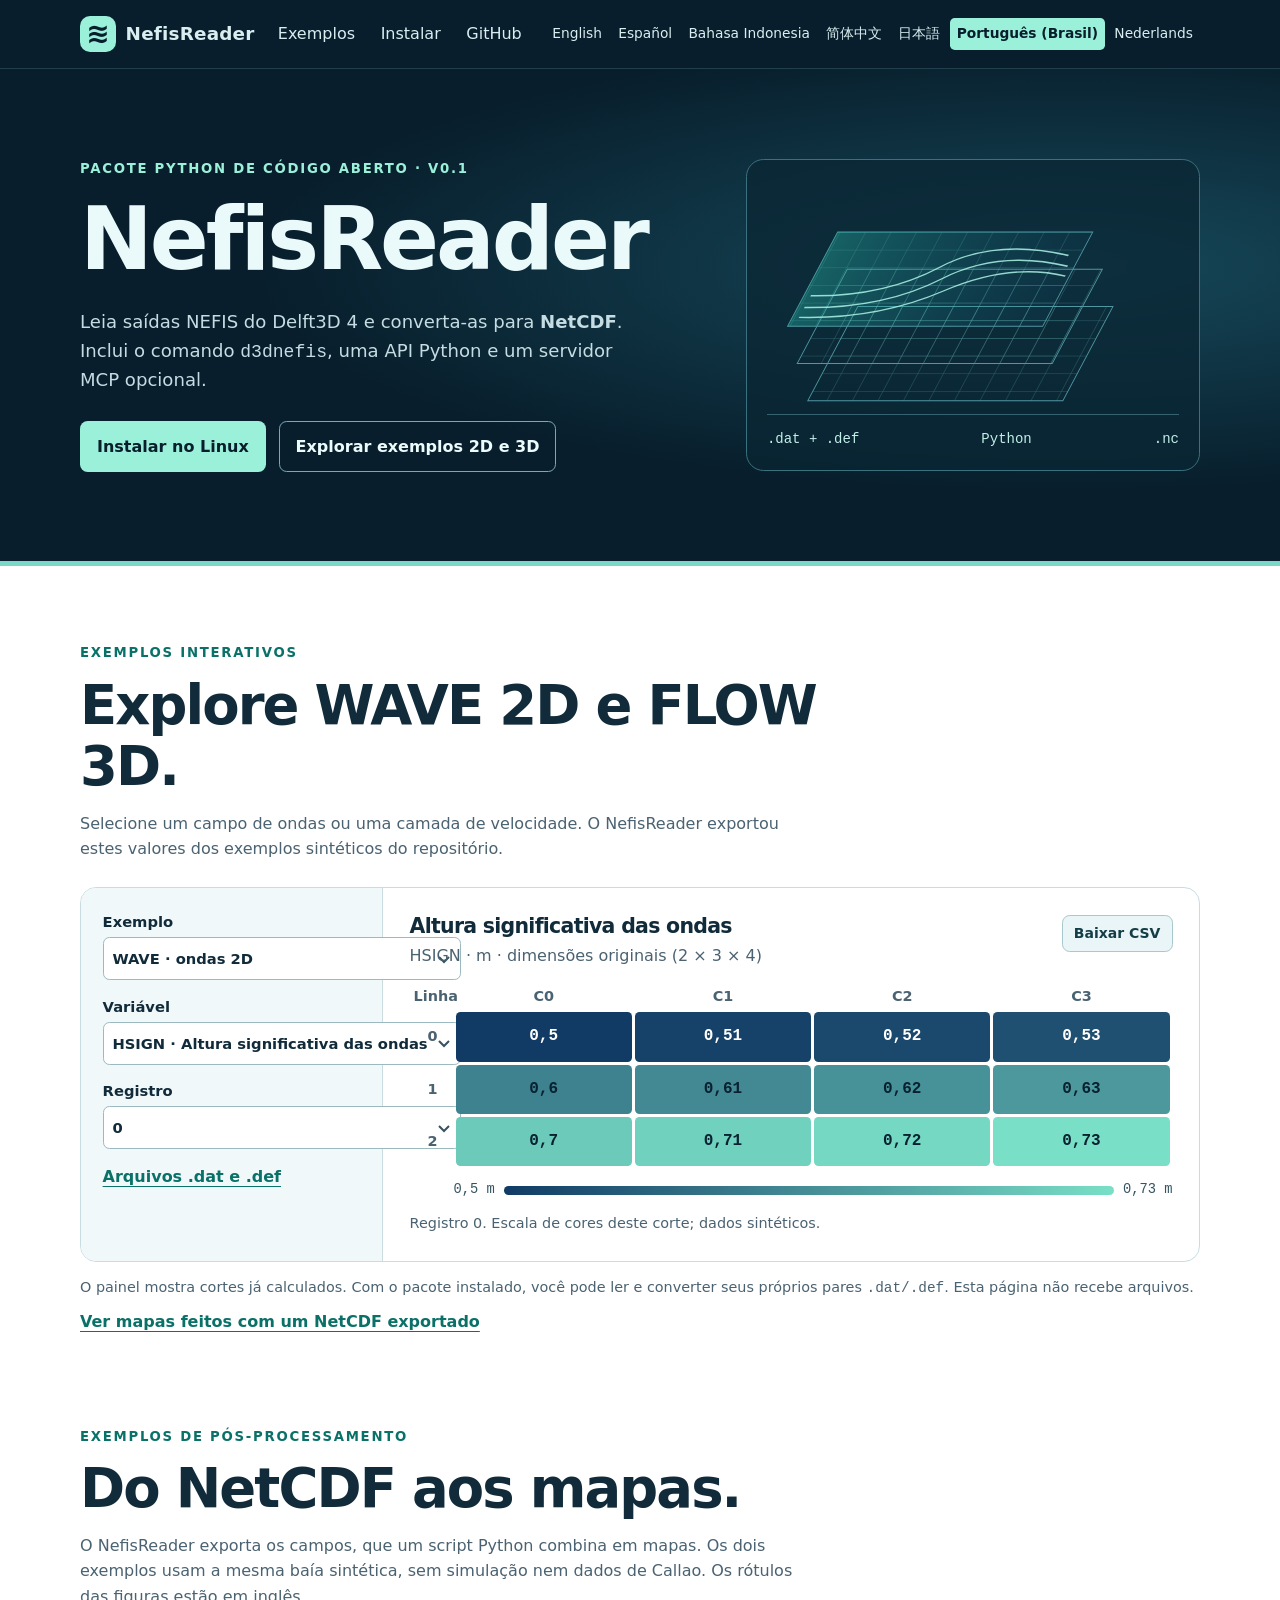
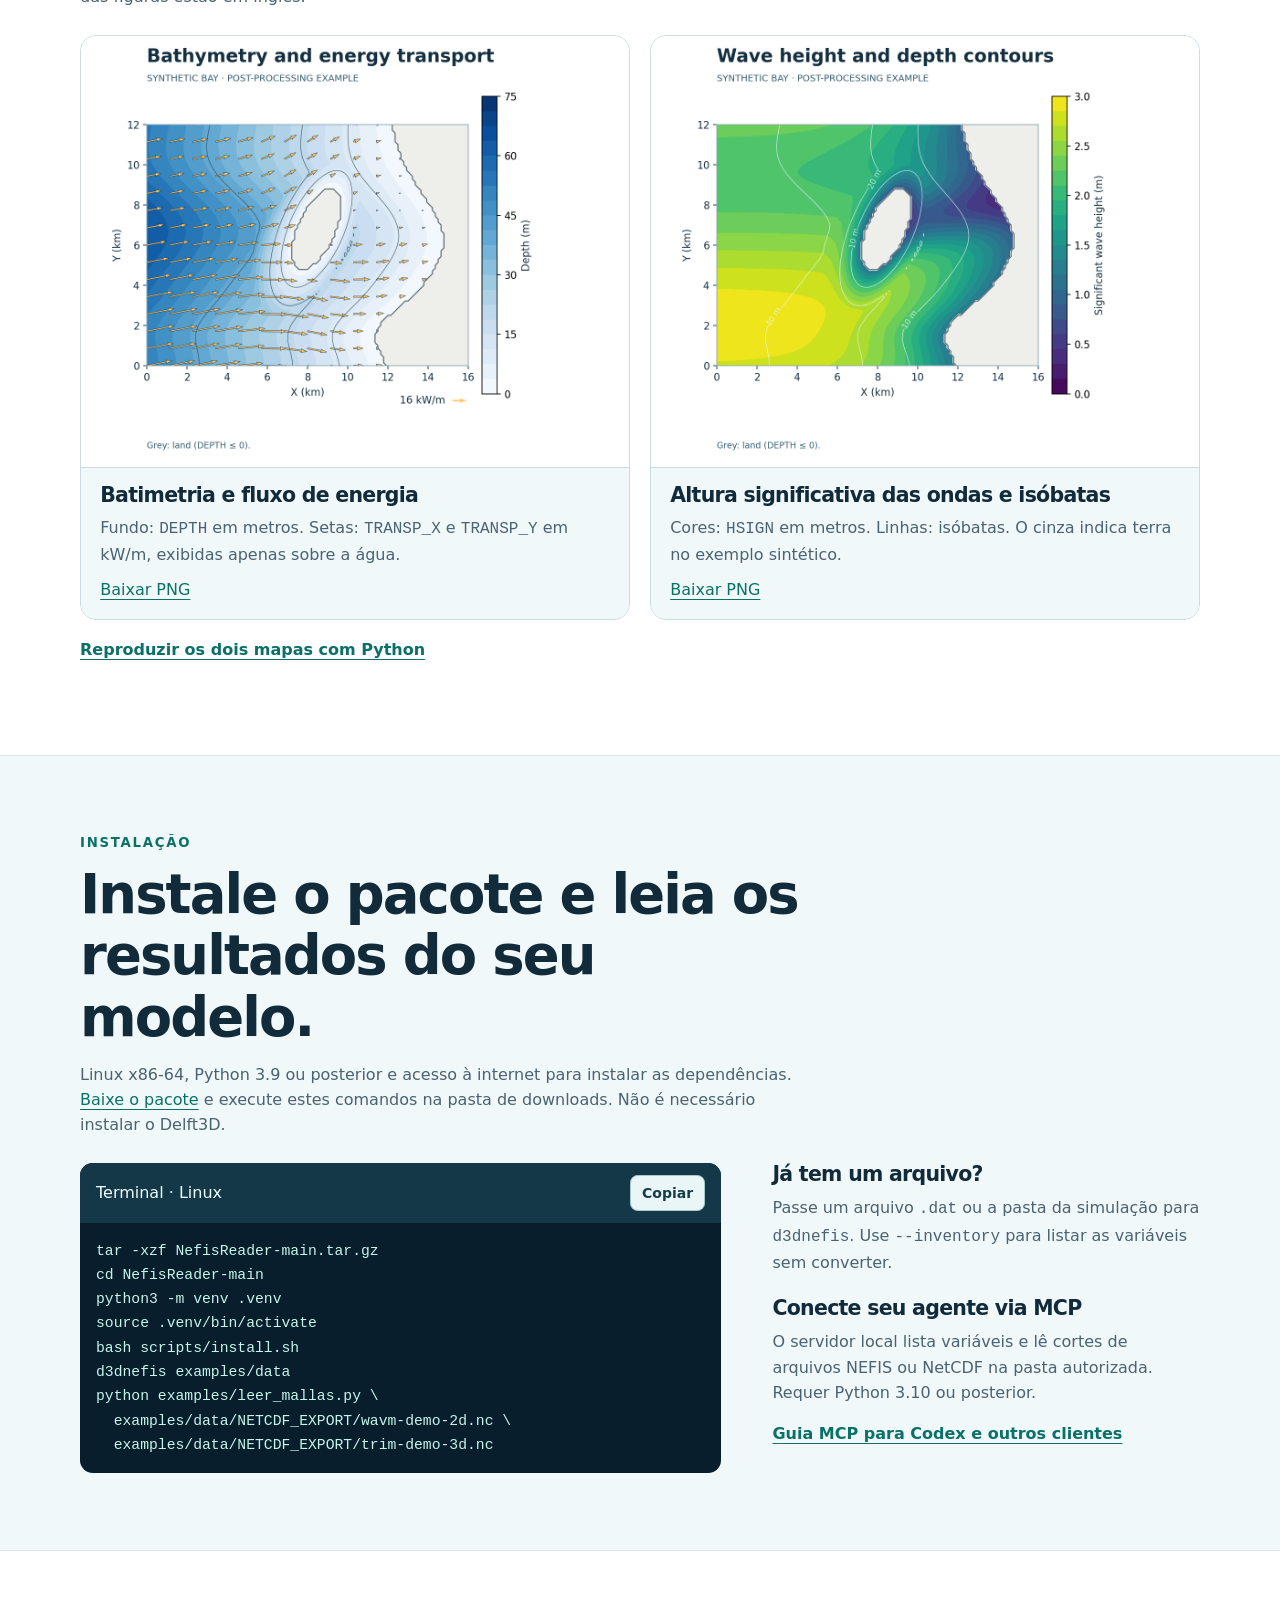
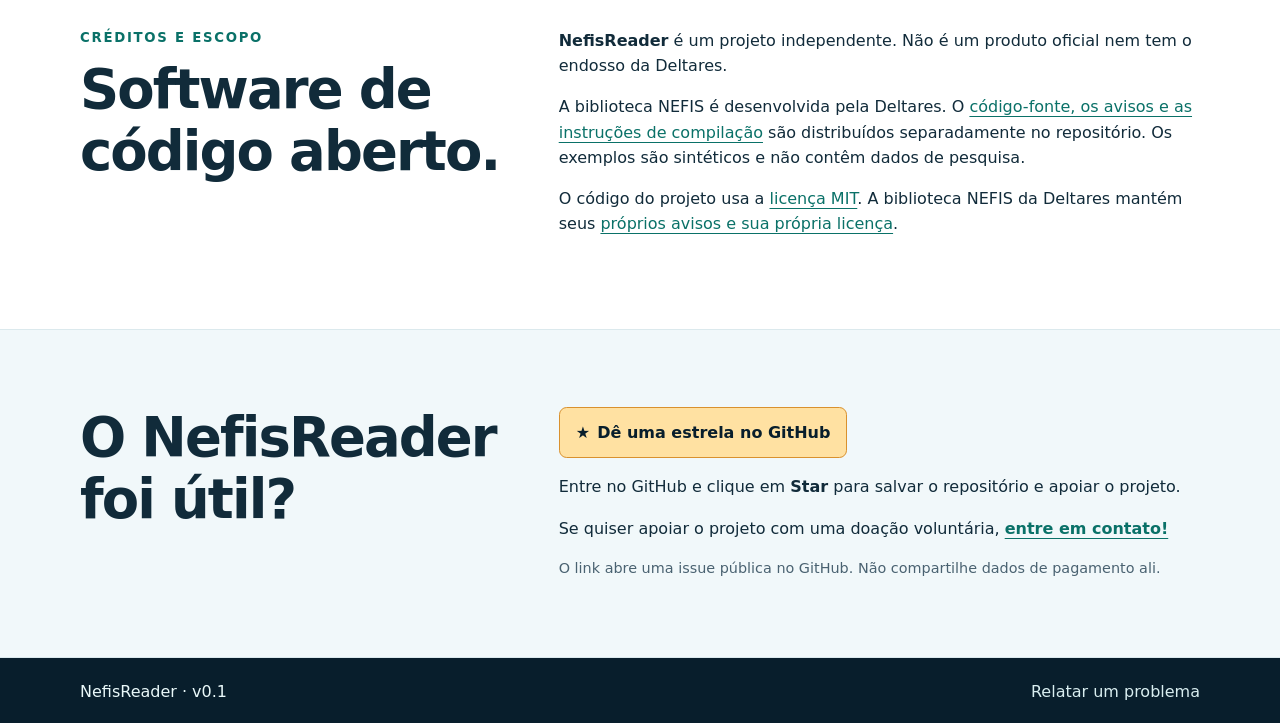
<file: docs/pt.html>
<!doctype html>
<html lang="pt-BR">
<head>
  <meta charset="utf-8">
  <meta name="viewport" content="width=device-width, initial-scale=1">
  <meta name="description" content="Leia saídas NEFIS do Delft3D 4 e converta-as para NetCDF com Python. Experimente os exemplos WAVE 2D e FLOW 3D.">
  <meta name="theme-color" content="#081e2c">
  <title>NefisReader v0.1 — Pacote Python para Delft3D 4</title>
  <link rel="alternate" hreflang="en" href="index.html">
  <link rel="alternate" hreflang="es" href="es.html">
  <link rel="alternate" hreflang="id" href="id.html">
  <link rel="alternate" hreflang="zh-Hans" href="zh.html">
  <link rel="alternate" hreflang="ja" href="ja.html">
  <link rel="alternate" hreflang="pt-BR" href="pt.html">
  <link rel="alternate" hreflang="nl" href="nl.html">
  <link rel="alternate" hreflang="x-default" href="index.html">
  <link rel="stylesheet" href="style.css">
  <script defer src="i18n.js"></script>
  <script defer src="demo-data.js"></script>
  <script defer src="demo.js"></script>
</head>
<body>
  <a class="skip" href="#main">Ir para o conteúdo</a>
  <header class="top">
    <div class="shell nav">
      <a class="brand" href="#" aria-label="Página inicial do NefisReader"><span aria-hidden="true" class="mark">≋</span>NefisReader</a>
      <nav aria-label="Navegação principal">
        <a href="#demo">Exemplos</a><a href="#instalar">Instalar</a>
        <a href="https://github.com/mapsm12/NefisReader">GitHub</a>
      </nav>
      <nav class="languages" aria-label="Idioma">
        <a href="index.html" data-lang="en" lang="en" hreflang="en">English</a>
        <a href="es.html" data-lang="es" lang="es" hreflang="es">Español</a>
        <a href="id.html" data-lang="id" lang="id" hreflang="id">Bahasa Indonesia</a>
        <a href="zh.html" data-lang="zh-Hans" lang="zh-Hans" hreflang="zh-Hans">简体中文</a>
        <a href="ja.html" data-lang="ja" lang="ja" hreflang="ja">日本語</a>
        <a href="pt.html" data-lang="pt-BR" lang="pt-BR" hreflang="pt-BR" aria-current="page">Português (Brasil)</a>
        <a href="nl.html" data-lang="nl" lang="nl" hreflang="nl">Nederlands</a>
      </nav>
    </div>
  </header>
  <main id="main">
    <section class="hero">
      <div class="shell intro">
        <div>
          <p class="eyebrow">PACOTE PYTHON DE CÓDIGO ABERTO · V0.1</p>
          <h1>NefisReader</h1>
          <p class="lead">Leia saídas NEFIS do Delft3D 4 e converta-as para <strong>NetCDF</strong>. Inclui o comando <code>d3dnefis</code>, uma API Python e um servidor MCP opcional.</p>
          <div class="actions"><a class="button primary" href="#instalar">Instalar no Linux</a><a class="button outline" href="#demo">Explorar exemplos 2D e 3D</a></div>
        </div>
        <div class="schematic" aria-label="Fluxo de trabalho: de NEFIS para Python e NetCDF">
          <svg viewBox="0 0 420 238" role="img" aria-labelledby="sketch">
            <title id="sketch">Esquema de um campo em uma grade com três camadas</title>
            <defs>
              <pattern id="grid" width="26" height="18" patternUnits="userSpaceOnUse"><path d="M 26 0 L 0 0 0 18" stroke="#7ee0d4" stroke-opacity=".35" fill="none"/></pattern>
              <linearGradient id="plane"><stop stop-color="#26b7a7" stop-opacity=".7"/><stop offset="1" stop-color="#136785" stop-opacity=".15"/></linearGradient>
            </defs>
            <g transform="translate(48 53) skewX(-28)">
              <g fill="url(#grid)" stroke="#5097a1" stroke-width="1">
                <rect x="85" y="76" width="260" height="96"/>
                <rect x="54" y="38" width="260" height="96"/>
                <rect x="24" y="0" width="260" height="96"/>
              </g>
              <rect x="24" y="0" width="260" height="96" fill="url(#plane)" opacity=".55"/>
              <g fill="none" stroke="#b6fff1" stroke-width="1.5" opacity=".8">
                <path d="M31 65 Q106 66 147 36 T272 24"/>
                <path d="M31 77 Q112 78 155 48 T277 35"/>
                <path d="M31 87 Q112 89 164 60 T280 45"/>
              </g>
            </g>
          </svg>
          <div class="diagram-labels"><span>.dat + .def</span><span>Python</span><span>.nc</span></div>
        </div>
      </div>
    </section>
    <section id="demo" class="shell section">
      <div class="section-head"><p class="eyebrow">EXEMPLOS INTERATIVOS</p><h2>Explore WAVE 2D e FLOW 3D.</h2>
        <p>Selecione um campo de ondas ou uma camada de velocidade. O NefisReader exportou estes valores dos exemplos sintéticos do repositório.</p></div>
      <div class="workbench">
        <div class="controls">
          <label>Exemplo<select id="case"><option value="wave">WAVE · ondas 2D</option><option value="flow">FLOW · velocidade 3D</option></select></label>
          <label>Variável<select id="variable"><option>HSIGN</option></select></label>
          <label>Registro<select id="record"><option value="0">0</option></select></label>
          <label id="layer-control" hidden>Camada<select id="layer"><option value="0">0</option></select></label>
          <a class="textlink" href="https://github.com/mapsm12/NefisReader/tree/main/examples/data">Arquivos .dat e .def</a>
        </div>
        <div class="result">
          <div class="result-head"><div><h3 id="variable-title">Altura significativa das ondas</h3><p id="shape">Carregando exemplo…</p></div><button id="csv" class="small" type="button" disabled>Baixar CSV</button></div>
          <div class="matrix-wrap">
            <table class="matrix" id="matrix" aria-label="Valores de exemplo em um plano"></table>
          </div>
          <div class="scale"><span id="min"></span><span class="ramp" aria-hidden="true"></span><span id="max"></span></div>
          <p id="status" class="muted" role="status">Dados sintéticos, não são observações nem resultados de pesquisa.</p>
          <noscript><p>Ative o JavaScript ou baixe os arquivos para testá-los com Python.</p></noscript>
        </div>
      </div>
      <p class="fine">O painel mostra cortes já calculados. Com o pacote instalado, você pode ler e converter seus próprios pares <code>.dat/.def</code>. Esta página não recebe arquivos.</p>
      <p><a class="textlink" href="#mapas">Ver mapas feitos com um NetCDF exportado</a></p>
    </section>
    <section id="mapas" class="shell section map-section">
      <div class="section-head"><p class="eyebrow">EXEMPLOS DE PÓS-PROCESSAMENTO</p><h2>Do NetCDF aos mapas.</h2>
        <p>O NefisReader exporta os campos, que um script Python combina em mapas. Os dois exemplos usam a mesma baía sintética, sem simulação nem dados de Callao. Os rótulos das figuras estão em inglês.</p></div>
      <div class="map-gallery">
        <figure>
          <a href="figures/bathymetry_vectors.png" aria-label="Abrir mapa de batimetria e vetores em tamanho real">
            <img src="figures/bathymetry_vectors.png" width="1200" height="944" loading="lazy" decoding="async" alt="Mapa sintético de profundidade. O azul mais escuro indica águas mais profundas, e as setas douradas mostram o transporte de energia ao redor de uma ilha.">
          </a>
          <figcaption><h3>Batimetria e fluxo de energia</h3>
            <p>Fundo: <code>DEPTH</code> em metros. Setas: <code>TRANSP_X</code> e <code>TRANSP_Y</code> em kW/m, exibidas apenas sobre a água.</p>
            <a href="figures/bathymetry_vectors.png" download>Baixar PNG</a>
          </figcaption>
        </figure>
        <figure>
          <a href="figures/height_depth_contours.png" aria-label="Abrir mapa de altura de ondas e isóbatas em tamanho real">
            <img src="figures/height_depth_contours.png" width="1200" height="944" loading="lazy" decoding="async" alt="Mapa sintético da altura significativa das ondas, com isóbatas de 10, 20 e 40 m e ondas mais baixas atrás da ilha.">
          </a>
          <figcaption><h3>Altura significativa das ondas e isóbatas</h3>
            <p>Cores: <code>HSIGN</code> em metros. Linhas: isóbatas. O cinza indica terra no exemplo sintético.</p>
            <a href="figures/height_depth_contours.png" download>Baixar PNG</a>
          </figcaption>
        </figure>
      </div>
      <p class="map-source"><a class="textlink" href="https://github.com/mapsm12/NefisReader/blob/main/README.en.md#reproduce-the-maps">Reproduzir os dois mapas com Python</a></p>
    </section>
    <section id="instalar" class="setup">
      <div class="shell section">
        <div class="section-head"><p class="eyebrow">INSTALAÇÃO</p><h2>Instale o pacote e leia os resultados do seu modelo.</h2>
          <p>Linux x86-64, Python 3.9 ou posterior e acesso à internet para instalar as dependências. <a href="https://github.com/mapsm12/NefisReader/archive/refs/heads/main.tar.gz">Baixe o pacote</a> e execute estes comandos na pasta de downloads. Não é necessário instalar o Delft3D.</p></div>
        <div class="setup-grid">
          <div class="terminal"><div class="terminal-top"><span>Terminal · Linux</span><button data-copy="install-command" class="small" type="button">Copiar</button></div>
<pre id="install-command"><code>tar -xzf NefisReader-main.tar.gz
cd NefisReader-main
python3 -m venv .venv
source .venv/bin/activate
bash scripts/install.sh
d3dnefis examples/data
python examples/leer_mallas.py \
  examples/data/NETCDF_EXPORT/wavm-demo-2d.nc \
  examples/data/NETCDF_EXPORT/trim-demo-3d.nc</code></pre>
          </div>
          <div class="side">
            <h3>Já tem um arquivo?</h3><p>Passe um arquivo <code>.dat</code> ou a pasta da simulação para <code>d3dnefis</code>. Use <code>--inventory</code> para listar as variáveis sem converter.</p>
            <h3>Conecte seu agente via MCP</h3><p>O servidor local lista variáveis e lê cortes de arquivos NEFIS ou NetCDF na pasta autorizada. Requer Python 3.10 ou posterior.</p>
            <a class="textlink" href="https://github.com/mapsm12/NefisReader/blob/main/README.en.md#mcp">Guia MCP para Codex e outros clientes</a>
          </div>
        </div>
      </div>
    </section>
    <section id="creditos" class="shell section credits">
      <div><p class="eyebrow">CRÉDITOS E ESCOPO</p><h2>Software de código aberto.</h2></div>
      <div><p><strong>NefisReader</strong> é um projeto independente. Não é um produto oficial nem tem o endosso da Deltares.</p>
        <p>A biblioteca NEFIS é desenvolvida pela Deltares. O <a href="https://github.com/mapsm12/NefisReader/blob/main/native/README.md">código-fonte, os avisos e as instruções de compilação</a> são distribuídos separadamente no repositório. Os exemplos são sintéticos e não contêm dados de pesquisa.</p>
        <p>O código do projeto usa a <a href="https://github.com/mapsm12/NefisReader/blob/main/LICENSE">licença MIT</a>. A biblioteca NEFIS da Deltares mantém seus <a href="https://github.com/mapsm12/NefisReader/blob/main/AVISOS.md">próprios avisos e sua própria licença</a>.</p></div>
    </section>
    <section id="apoyar" class="setup">
      <div class="shell section credits">
        <div><h2>O NefisReader foi útil?</h2></div>
        <div><p><a class="button star" href="https://github.com/mapsm12/NefisReader"><span aria-hidden="true">★</span> Dê uma estrela no GitHub</a></p>
          <p>Entre no GitHub e clique em <strong>Star</strong> para salvar o repositório e apoiar o projeto.</p>
          <p>Se quiser apoiar o projeto com uma doação voluntária, <a class="textlink" href="https://github.com/mapsm12/NefisReader/issues/new?title=NefisReader%20donation%20inquiry">entre em contato!</a></p>
          <p class="fine">O link abre uma issue pública no GitHub. Não compartilhe dados de pagamento ali.</p></div>
      </div>
    </section>
  </main>
  <footer class="top"><div class="shell nav"><span>NefisReader · v0.1</span><a href="https://github.com/mapsm12/NefisReader/issues">Relatar um problema</a></div></footer>
</body>
</html>
</file>
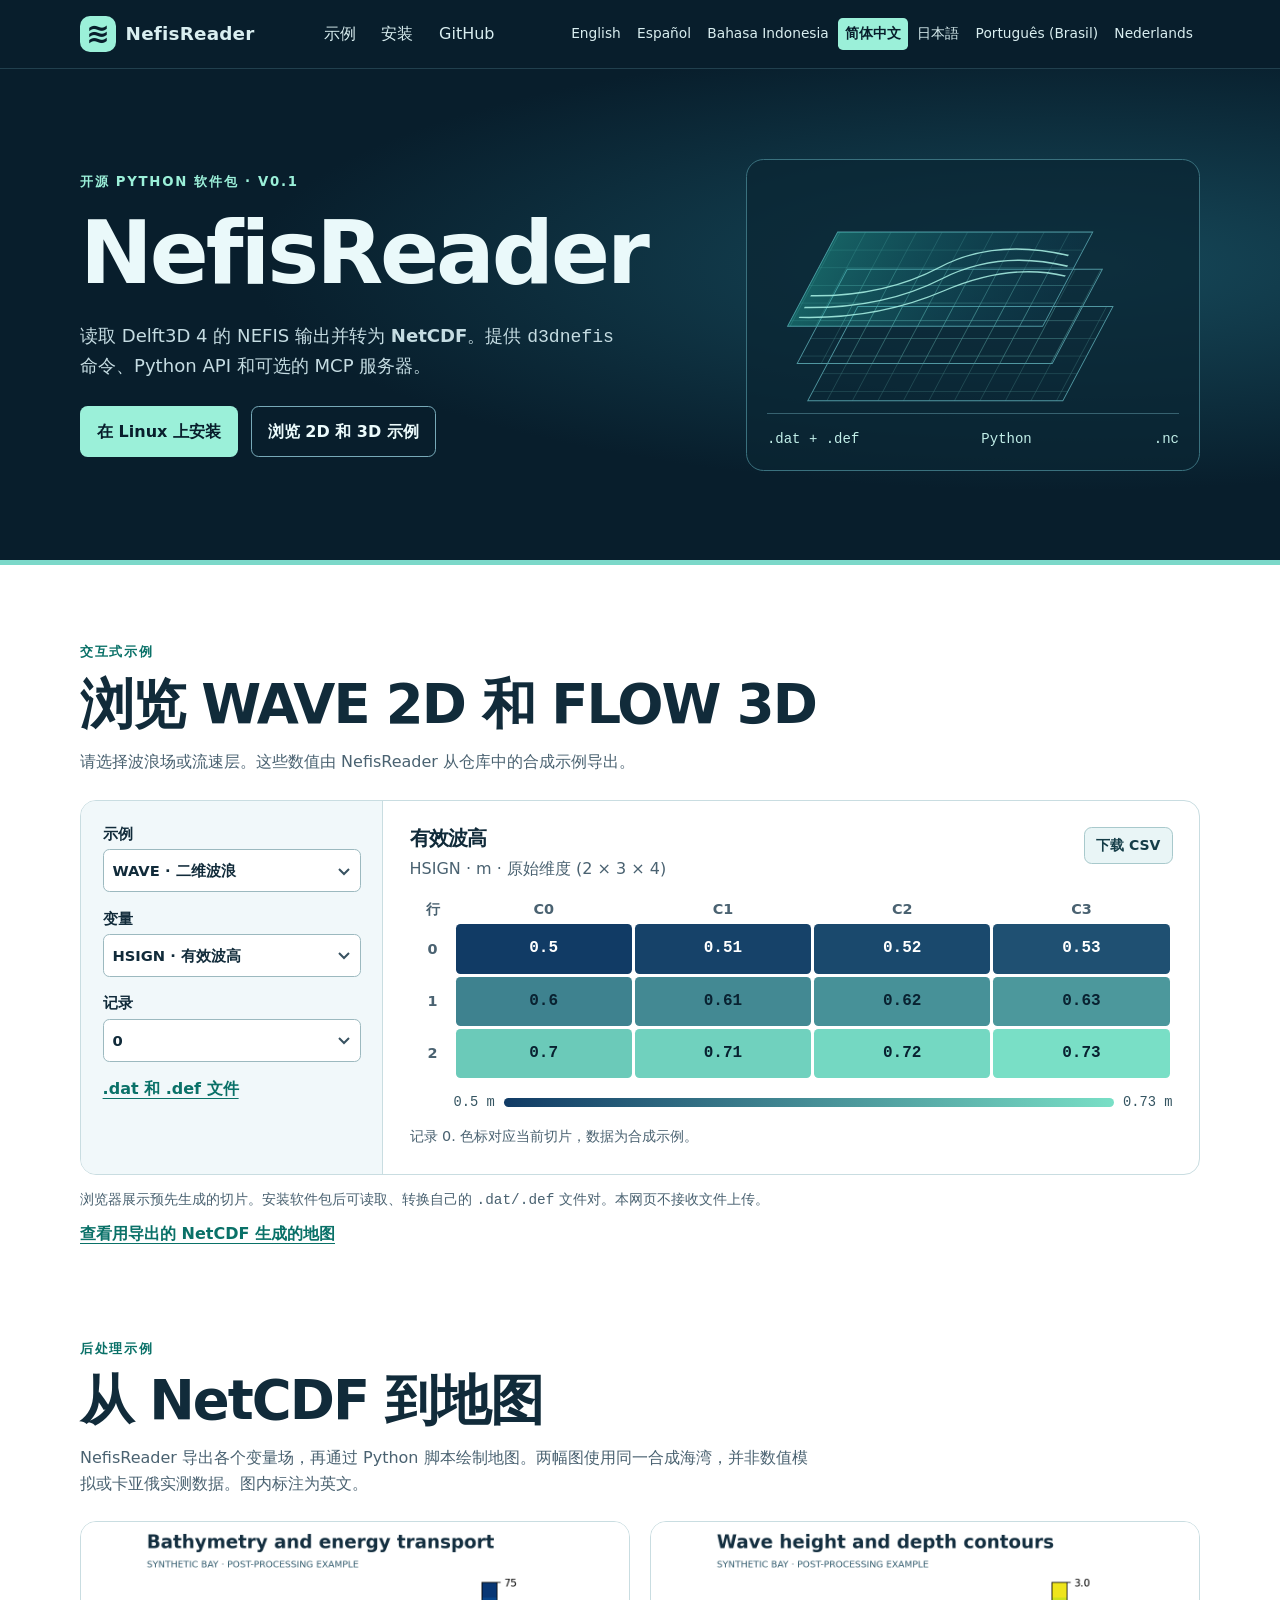
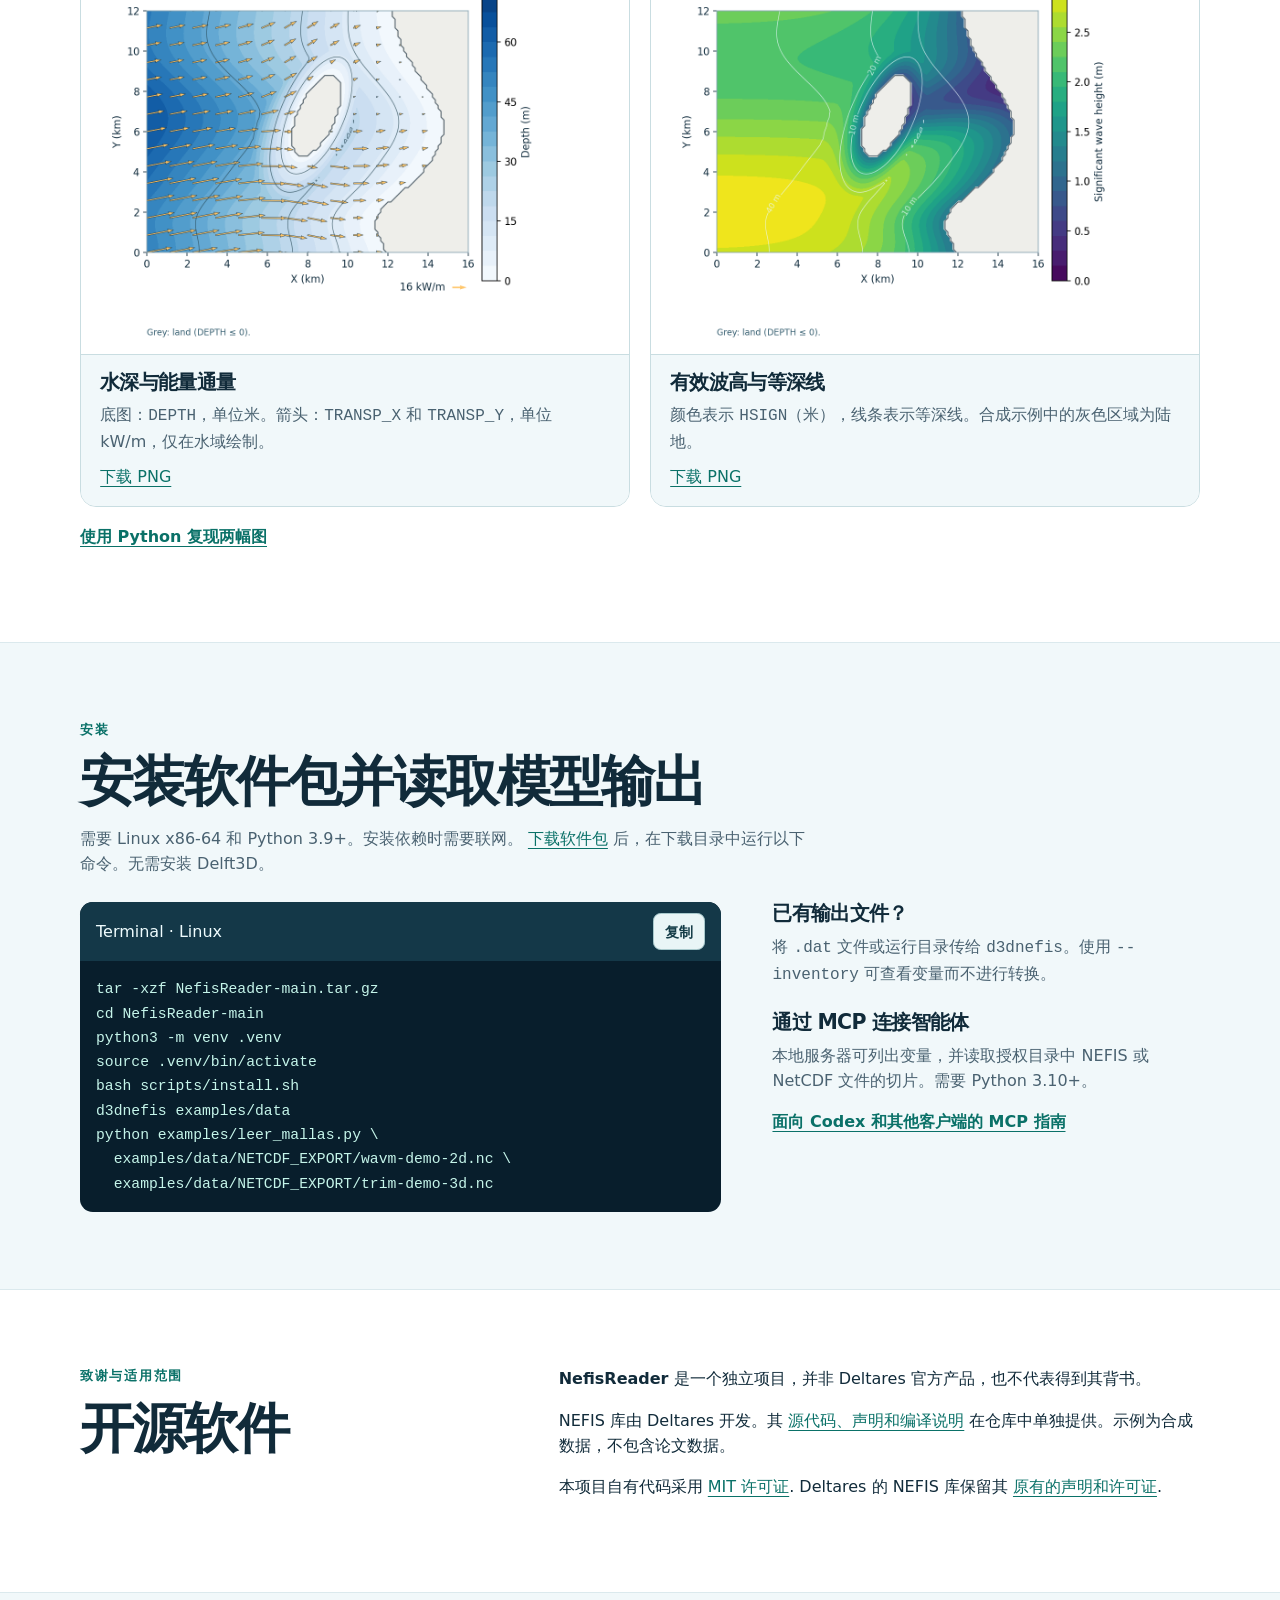
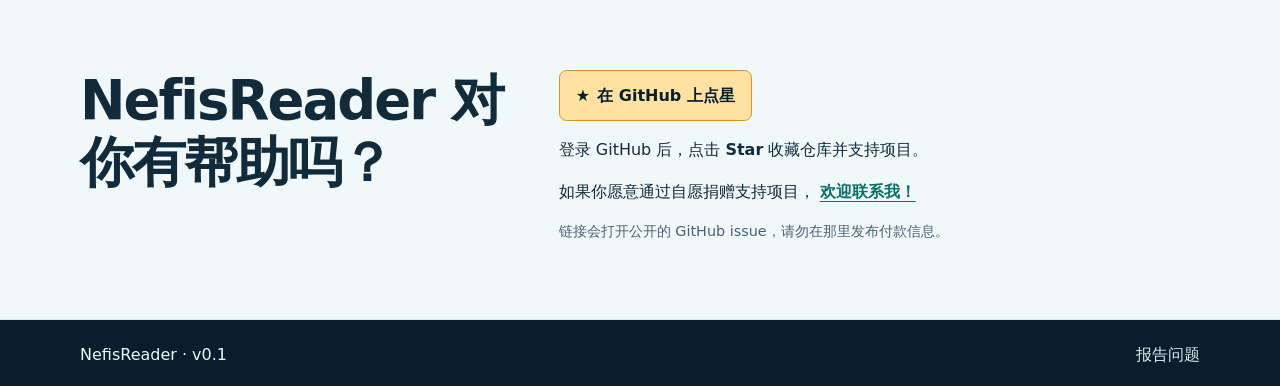
<file: docs/zh.html>
<!doctype html>
<html lang="zh-Hans">
<head>
  <meta charset="utf-8">
  <meta name="viewport" content="width=device-width, initial-scale=1">
  <meta name="description" content="使用 Python 读取 Delft3D 4 的 NEFIS 输出并转为 NetCDF。试用 WAVE 2D 和 FLOW 3D 示例。">
  <meta name="theme-color" content="#081e2c">
  <title>NefisReader v0.1 — 适用于 Delft3D 4 的 Python 软件包</title>
  <link rel="alternate" hreflang="en" href="index.html">
  <link rel="alternate" hreflang="es" href="es.html">
  <link rel="alternate" hreflang="id" href="id.html">
  <link rel="alternate" hreflang="zh-Hans" href="zh.html">
  <link rel="alternate" hreflang="ja" href="ja.html">
  <link rel="alternate" hreflang="pt-BR" href="pt.html">
  <link rel="alternate" hreflang="nl" href="nl.html">
  <link rel="alternate" hreflang="x-default" href="index.html">
  <link rel="stylesheet" href="style.css">
  <script defer src="i18n.js"></script>
  <script defer src="demo-data.js"></script>
  <script defer src="demo.js"></script>
</head>
<body>
  <a class="skip" href="#main">跳转到内容</a>
  <header class="top">
    <div class="shell nav">
      <a class="brand" href="#" aria-label="NefisReader 首页"><span aria-hidden="true" class="mark">≋</span>NefisReader</a>
      <nav aria-label="主导航">
        <a href="#demo">示例</a><a href="#instalar">安装</a>
        <a href="https://github.com/mapsm12/NefisReader">GitHub</a>
      </nav>
      <nav class="languages" aria-label="语言">
        <a href="index.html" data-lang="en" lang="en" hreflang="en">English</a>
        <a href="es.html" data-lang="es" lang="es" hreflang="es">Español</a>
        <a href="id.html" data-lang="id" lang="id" hreflang="id">Bahasa Indonesia</a>
        <a href="zh.html" data-lang="zh-Hans" lang="zh-Hans" hreflang="zh-Hans" aria-current="page">简体中文</a>
        <a href="ja.html" data-lang="ja" lang="ja" hreflang="ja">日本語</a>
        <a href="pt.html" data-lang="pt-BR" lang="pt-BR" hreflang="pt-BR">Português (Brasil)</a>
        <a href="nl.html" data-lang="nl" lang="nl" hreflang="nl">Nederlands</a>
      </nav>
    </div>
  </header>
  <main id="main">
    <section class="hero">
      <div class="shell intro">
        <div>
          <p class="eyebrow">开源 PYTHON 软件包 · V0.1</p>
          <h1>NefisReader</h1>
          <p class="lead">读取 Delft3D 4 的 NEFIS 输出并转为 <strong>NetCDF</strong>。提供 <code>d3dnefis</code> 命令、Python API 和可选的 MCP 服务器。</p>
          <div class="actions"><a class="button primary" href="#instalar">在 Linux 上安装</a><a class="button outline" href="#demo">浏览 2D 和 3D 示例</a></div>
        </div>
        <div class="schematic" aria-label="工作流程：从 NEFIS 到 Python 和 NetCDF">
          <svg viewBox="0 0 420 238" role="img" aria-labelledby="sketch">
            <title id="sketch">三层网格上的场示意图</title>
            <defs>
              <pattern id="grid" width="26" height="18" patternUnits="userSpaceOnUse"><path d="M 26 0 L 0 0 0 18" stroke="#7ee0d4" stroke-opacity=".35" fill="none"/></pattern>
              <linearGradient id="plane"><stop stop-color="#26b7a7" stop-opacity=".7"/><stop offset="1" stop-color="#136785" stop-opacity=".15"/></linearGradient>
            </defs>
            <g transform="translate(48 53) skewX(-28)">
              <g fill="url(#grid)" stroke="#5097a1" stroke-width="1">
                <rect x="85" y="76" width="260" height="96"/>
                <rect x="54" y="38" width="260" height="96"/>
                <rect x="24" y="0" width="260" height="96"/>
              </g>
              <rect x="24" y="0" width="260" height="96" fill="url(#plane)" opacity=".55"/>
              <g fill="none" stroke="#b6fff1" stroke-width="1.5" opacity=".8">
                <path d="M31 65 Q106 66 147 36 T272 24"/>
                <path d="M31 77 Q112 78 155 48 T277 35"/>
                <path d="M31 87 Q112 89 164 60 T280 45"/>
              </g>
            </g>
          </svg>
          <div class="diagram-labels"><span>.dat + .def</span><span>Python</span><span>.nc</span></div>
        </div>
      </div>
    </section>
    <section id="demo" class="shell section">
      <div class="section-head"><p class="eyebrow">交互式示例</p><h2>浏览 WAVE 2D 和 FLOW 3D</h2>
        <p>请选择波浪场或流速层。这些数值由 NefisReader 从仓库中的合成示例导出。</p></div>
      <div class="workbench">
        <div class="controls">
          <label>示例<select id="case"><option value="wave">WAVE · 二维波浪</option><option value="flow">FLOW · 三维流速</option></select></label>
          <label>变量<select id="variable"><option>HSIGN</option></select></label>
          <label>记录<select id="record"><option value="0">0</option></select></label>
          <label id="layer-control" hidden>层<select id="layer"><option value="0">0</option></select></label>
          <a class="textlink" href="https://github.com/mapsm12/NefisReader/tree/main/examples/data">.dat 和 .def 文件</a>
        </div>
        <div class="result">
          <div class="result-head"><div><h3 id="variable-title">有效波高</h3><p id="shape">正在加载示例…</p></div><button id="csv" class="small" type="button" disabled>下载 CSV</button></div>
          <div class="matrix-wrap">
            <table class="matrix" id="matrix" aria-label="单层示例数值"></table>
          </div>
          <div class="scale"><span id="min"></span><span class="ramp" aria-hidden="true"></span><span id="max"></span></div>
          <p id="status" class="muted" role="status">合成数据，非观测数据或论文结果。</p>
          <noscript><p>请启用 JavaScript，或下载文件对后在 Python 中试用。</p></noscript>
        </div>
      </div>
      <p class="fine">浏览器展示预先生成的切片。安装软件包后可读取、转换自己的 <code>.dat/.def</code> 文件对。本网页不接收文件上传。</p>
      <p><a class="textlink" href="#mapas">查看用导出的 NetCDF 生成的地图</a></p>
    </section>
    <section id="mapas" class="shell section map-section">
      <div class="section-head"><p class="eyebrow">后处理示例</p><h2>从 NetCDF 到地图</h2>
        <p>NefisReader 导出各个变量场，再通过 Python 脚本绘制地图。两幅图使用同一合成海湾，并非数值模拟或卡亚俄实测数据。图内标注为英文。</p></div>
      <div class="map-gallery">
        <figure>
          <a href="figures/bathymetry_vectors.png" aria-label="打开全尺寸水深和矢量图">
            <img src="figures/bathymetry_vectors.png" width="1200" height="944" loading="lazy" decoding="async" alt="合成水深图：蓝色越深表示水越深；金色箭头表示岛屿周围的能量输运。">
          </a>
          <figcaption><h3>水深与能量通量</h3>
            <p>底图：<code>DEPTH</code>，单位米。箭头：<code>TRANSP_X</code> 和 <code>TRANSP_Y</code>，单位 kW/m，仅在水域绘制。</p>
            <a href="figures/bathymetry_vectors.png" download>下载 PNG</a>
          </figcaption>
        </figure>
        <figure>
          <a href="figures/height_depth_contours.png" aria-label="打开全尺寸有效波高及等深线图">
            <img src="figures/height_depth_contours.png" width="1200" height="944" loading="lazy" decoding="async" alt="合成有效波高图包含 10、20 和 40 米等深线，岛后波高较低。">
          </a>
          <figcaption><h3>有效波高与等深线</h3>
            <p>颜色表示 <code>HSIGN</code>（米），线条表示等深线。合成示例中的灰色区域为陆地。</p>
            <a href="figures/height_depth_contours.png" download>下载 PNG</a>
          </figcaption>
        </figure>
      </div>
      <p class="map-source"><a class="textlink" href="https://github.com/mapsm12/NefisReader/blob/main/README.en.md#reproduce-the-maps">使用 Python 复现两幅图</a></p>
    </section>
    <section id="instalar" class="setup">
      <div class="shell section">
        <div class="section-head"><p class="eyebrow">安装</p><h2>安装软件包并读取模型输出</h2>
          <p>需要 Linux x86-64 和 Python 3.9+。安装依赖时需要联网。 <a href="https://github.com/mapsm12/NefisReader/archive/refs/heads/main.tar.gz">下载软件包</a> 后，在下载目录中运行以下命令。无需安装 Delft3D。</p></div>
        <div class="setup-grid">
          <div class="terminal"><div class="terminal-top"><span>Terminal · Linux</span><button data-copy="install-command" class="small" type="button">复制</button></div>
<pre id="install-command"><code>tar -xzf NefisReader-main.tar.gz
cd NefisReader-main
python3 -m venv .venv
source .venv/bin/activate
bash scripts/install.sh
d3dnefis examples/data
python examples/leer_mallas.py \
  examples/data/NETCDF_EXPORT/wavm-demo-2d.nc \
  examples/data/NETCDF_EXPORT/trim-demo-3d.nc</code></pre>
          </div>
          <div class="side">
            <h3>已有输出文件？</h3><p>将 <code>.dat</code> 文件或运行目录传给 <code>d3dnefis</code>。使用 <code>--inventory</code> 可查看变量而不进行转换。</p>
            <h3>通过 MCP 连接智能体</h3><p>本地服务器可列出变量，并读取授权目录中 NEFIS 或 NetCDF 文件的切片。需要 Python 3.10+。</p>
            <a class="textlink" href="https://github.com/mapsm12/NefisReader/blob/main/README.en.md#mcp">面向 Codex 和其他客户端的 MCP 指南</a>
          </div>
        </div>
      </div>
    </section>
    <section id="creditos" class="shell section credits">
      <div><p class="eyebrow">致谢与适用范围</p><h2>开源软件</h2></div>
      <div><p><strong>NefisReader</strong> 是一个独立项目，并非 Deltares 官方产品，也不代表得到其背书。</p>
        <p>NEFIS 库由 Deltares 开发。其 <a href="https://github.com/mapsm12/NefisReader/blob/main/native/README.md">源代码、声明和编译说明</a> 在仓库中单独提供。示例为合成数据，不包含论文数据。</p>
        <p>本项目自有代码采用 <a href="https://github.com/mapsm12/NefisReader/blob/main/LICENSE">MIT 许可证</a>. Deltares 的 NEFIS 库保留其 <a href="https://github.com/mapsm12/NefisReader/blob/main/AVISOS.md">原有的声明和许可证</a>.</p></div>
    </section>
    <section id="apoyar" class="setup">
      <div class="shell section credits">
        <div><h2>NefisReader 对你有帮助吗？</h2></div>
        <div><p><a class="button star" href="https://github.com/mapsm12/NefisReader"><span aria-hidden="true">★</span> 在 GitHub 上点星</a></p>
          <p>登录 GitHub 后，点击 <strong>Star</strong> 收藏仓库并支持项目。</p>
          <p>如果你愿意通过自愿捐赠支持项目， <a class="textlink" href="https://github.com/mapsm12/NefisReader/issues/new?title=NefisReader%20donation%20inquiry">欢迎联系我！</a></p>
          <p class="fine">链接会打开公开的 GitHub issue，请勿在那里发布付款信息。</p></div>
      </div>
    </section>
  </main>
  <footer class="top"><div class="shell nav"><span>NefisReader · v0.1</span><a href="https://github.com/mapsm12/NefisReader/issues">报告问题</a></div></footer>
</body>
</html>
</file>
<file: docs/style.css>
:root{color-scheme:light;--ink:#112b3a;--muted:#4a6271;--deep:#081e2c;--sea:#0c3749;--teal:#0a7168;--aqua:#9bf0d9;--line:#c9dde1;--paper:#f1f8fa;font-family:system-ui,-apple-system,BlinkMacSystemFont,"Segoe UI",sans-serif}
*{box-sizing:border-box}body{margin:0;color:var(--ink);background:#fff;line-height:1.58}a{color:var(--teal);text-underline-offset:.22em}a:hover{text-decoration-thickness:.14em}button,select{font:inherit}button,select,a{touch-action:manipulation}button:focus-visible,select:focus-visible,a:focus-visible{outline:3px solid #e48a28;outline-offset:3px}button:disabled{opacity:.5;cursor:default}[hidden]{display:none!important}code,pre,.diagram-labels,.matrix td,.scale{font-family:ui-monospace,SFMono-Regular,Consolas,monospace}p{margin:.55rem 0 1rem}.shell{width:min(1120px, calc(100% - 3rem));margin-inline:auto}.skip{position:absolute;top:.5rem;left:1rem;padding:.55rem;background:#fff;z-index:2;transform:translateY(-150%)}.skip:focus{transform:none}
.top,.hero{background:var(--deep);color:#eaf9fa}.top{border-bottom:1px solid #21404e}.nav{display:flex;align-items:center;justify-content:space-between;gap:1.25rem;min-height:68px}.nav nav{display:flex;gap:clamp(.65rem,2vw,1.75rem)}.nav a{color:#d9eef0;text-decoration:none}.nav a:hover{text-decoration:underline}.brand{display:inline-flex;align-items:center;gap:.6rem;font-weight:750;letter-spacing:.01em;font-size:1.15rem}.mark{display:grid;place-items:center;line-height:1;width:36px;height:36px;border-radius:10px;background:var(--aqua);color:var(--deep);font-size:1.75rem}.hero{border-bottom:5px solid #7bd8c9;background:radial-gradient(ellipse at 83% 40%,#16495a 0%,var(--deep) 54%)}.intro{padding-block:clamp(3rem,7vw,6.5rem);display:grid;grid-template-columns:1.14fr .86fr;align-items:center;gap:clamp(1.5rem,5vw,4.5rem)}.eyebrow{color:var(--teal);font-weight:780;letter-spacing:.13em;font-size:.83rem;margin:0 0 .65rem}.hero .eyebrow{color:var(--aqua)}h1,h2,h3{line-height:1.13;margin:0;letter-spacing:-.035em}h1{font-size:clamp(2.8rem,6.8vw,6.2rem);font-weight:780}h1 em{font-style:normal;color:var(--aqua)}h2{font-size:clamp(2rem,4.5vw,3.4rem)}h3{font-size:1.28rem}.lead{max-width:34rem;color:#c5dce2;font-size:1.13rem;margin:1.25rem 0 1.6rem}
.actions{display:flex;flex-wrap:wrap;gap:.8rem}.button,.small{border-radius:.48rem;border:1px solid transparent;font-weight:700;text-decoration:none}.button{padding:.75rem 1rem}.primary{background:var(--aqua);color:var(--deep)}.primary:hover{background:#b7f7e6}.outline{border-color:#77a9b8;color:#ecfbfc}.outline:hover{background:#143e4d}.schematic{min-width:0;border:1px solid #3a717e;border-radius:1.1rem;padding:1.25rem;background:#0a2533bb}.schematic svg{display:block;width:100%;height:auto}.diagram-labels{display:flex;justify-content:space-between;gap:.5rem;color:#c2efe9;font-size:.875rem;border-top:1px solid #376270;padding-top:.85rem}
.section{padding-block:clamp(2.8rem,6vw,5rem)}.section-head{max-width:46rem;margin-bottom:1.6rem}.section-head p:not(.eyebrow){color:var(--muted);margin-top:.85rem}.workbench{display:grid;grid-template-columns:minmax(200px,1fr) minmax(0,2.7fr);border-radius:1rem;border:1px solid var(--line);overflow:hidden}.controls{background:var(--paper);padding:1.35rem;display:grid;align-content:start;gap:.9rem;border-right:1px solid var(--line)}.controls label{display:grid;gap:.25rem;font-weight:700;font-size:.92rem}.controls select{appearance:none;border:1px solid #9cb9bf;border-radius:.4rem;min-height:43px;padding:.35rem 2rem .35rem .55rem;color:var(--ink);background:#fff url("data:image/svg+xml,%3Csvg xmlns='http://www.w3.org/2000/svg' viewBox='0 0 16 16'%3E%3Cpath d='m3 6 5 5 5-5' fill='none' stroke='%23385261' stroke-width='2'/%3E%3C/svg%3E") no-repeat right .5rem center/1rem auto}.textlink{font-weight:700}.result{padding:clamp(1rem,3vw,1.65rem);min-width:0}.result-head{display:flex;justify-content:space-between;align-items:flex-start;gap:.7rem;flex-wrap:wrap}.result-head p{color:var(--muted);margin:.35rem 0 .8rem}.small{background:#e9f5f6;color:#153d48;border-color:#a8c9cc;padding:.4rem .7rem;font-size:.875rem;cursor:pointer}.small:hover:not(:disabled){background:#d4efec}.matrix-wrap{overflow-x:auto}.matrix{width:100%;table-layout:fixed;border-collapse:separate;border-spacing:3px}.matrix tr>th:first-child{width:2.5rem}.matrix th{font-size:.9rem;color:var(--muted);font-weight:650}.matrix td{border-radius:.28rem;text-align:center;padding:.75rem .1rem;font-size:clamp(.77rem,2vw,1rem);font-weight:650}.scale{display:flex;align-items:center;gap:.6rem;font-size:.86rem;color:#345461;margin:.65rem 0 0 2.75rem}.ramp{display:block;height:.57rem;background:linear-gradient(90deg,#113b65,#79dfc6);flex:1;border-radius:1rem}.muted,.fine{color:var(--muted);font-size:.9rem}.muted{margin:.7rem 0 0}.fine{margin:.85rem 0 0}
.setup{background:var(--paper);border-block:1px solid #dbe9ed}.setup-grid,.credits{display:grid;grid-template-columns:minmax(0,1.5fr) minmax(0,1fr);gap:clamp(1.25rem,4vw,3.4rem)}.terminal{background:var(--deep);color:#c5f5ea;border-radius:.8rem;min-width:0;overflow:hidden}.terminal-top{display:flex;align-items:center;justify-content:space-between;gap:.5rem;padding:.7rem 1rem;background:#143848;color:#effcfe}.terminal pre{overflow:auto;padding:1rem;margin:0;font-size:.92rem;line-height:1.65}.side p{color:var(--muted)}.side h3:not(:first-child){margin-top:1.4rem}.credits{grid-template-columns:minmax(0,.8fr) minmax(0,1.2fr)}.credits p:first-child{margin-top:0}footer .nav{padding-block:1rem}
@media(max-width:720px){.shell{width:calc(100% - 2rem)}.intro,.setup-grid,.credits{grid-template-columns:1fr}.schematic{max-width:29rem}.section-head{margin-bottom:1.25rem}.workbench{grid-template-columns:1fr}.controls{grid-template-columns:repeat(2,minmax(0,1fr));border-right:0;border-bottom:1px solid var(--line);padding:1rem}.controls .textlink{grid-column:1/-1}.nav,.nav nav{gap:.55rem}.nav nav a{font-size:.91rem}.brand{font-size:1rem}.mark{width:30px;height:30px}.top footer{font-size:.88rem}}
@media(max-width:360px){.nav{flex-wrap:wrap;padding-block:.65rem}.controls{grid-template-columns:1fr}.matrix tr>th:first-child{width:1.75rem}.scale{margin-left:2rem}}
.map-section{padding-top:0}.map-gallery{display:grid;grid-template-columns:repeat(2,minmax(0,1fr));gap:1.25rem}.map-gallery figure{margin:0;overflow:hidden;border:1px solid var(--line);border-radius:1rem;background:#fff}.map-gallery img{display:block;width:100%;height:auto}.map-gallery figcaption{padding:1.05rem 1.2rem;background:var(--paper);border-top:1px solid var(--line)}.map-gallery figcaption p{color:var(--muted);margin:.45rem 0 .6rem}.map-source{margin-top:1.05rem}@media(max-width:720px){.map-gallery{grid-template-columns:1fr}}
.nav .languages{gap:.12rem;flex-wrap:wrap}.languages a{padding:.35rem .45rem;border-radius:.3rem;font-size:.86rem;white-space:nowrap}.languages a[aria-current="page"]{background:var(--aqua);color:var(--deep);font-weight:750}.star{display:inline-flex;align-items:center;gap:.45rem;color:var(--deep);background:#ffe1a2;border-color:#d9912e}.star:hover{background:#ffedc6}@media(max-width:830px){.top .nav:has(.languages){flex-wrap:wrap;padding-block:.65rem}.nav .languages{width:100%}}
</file>
